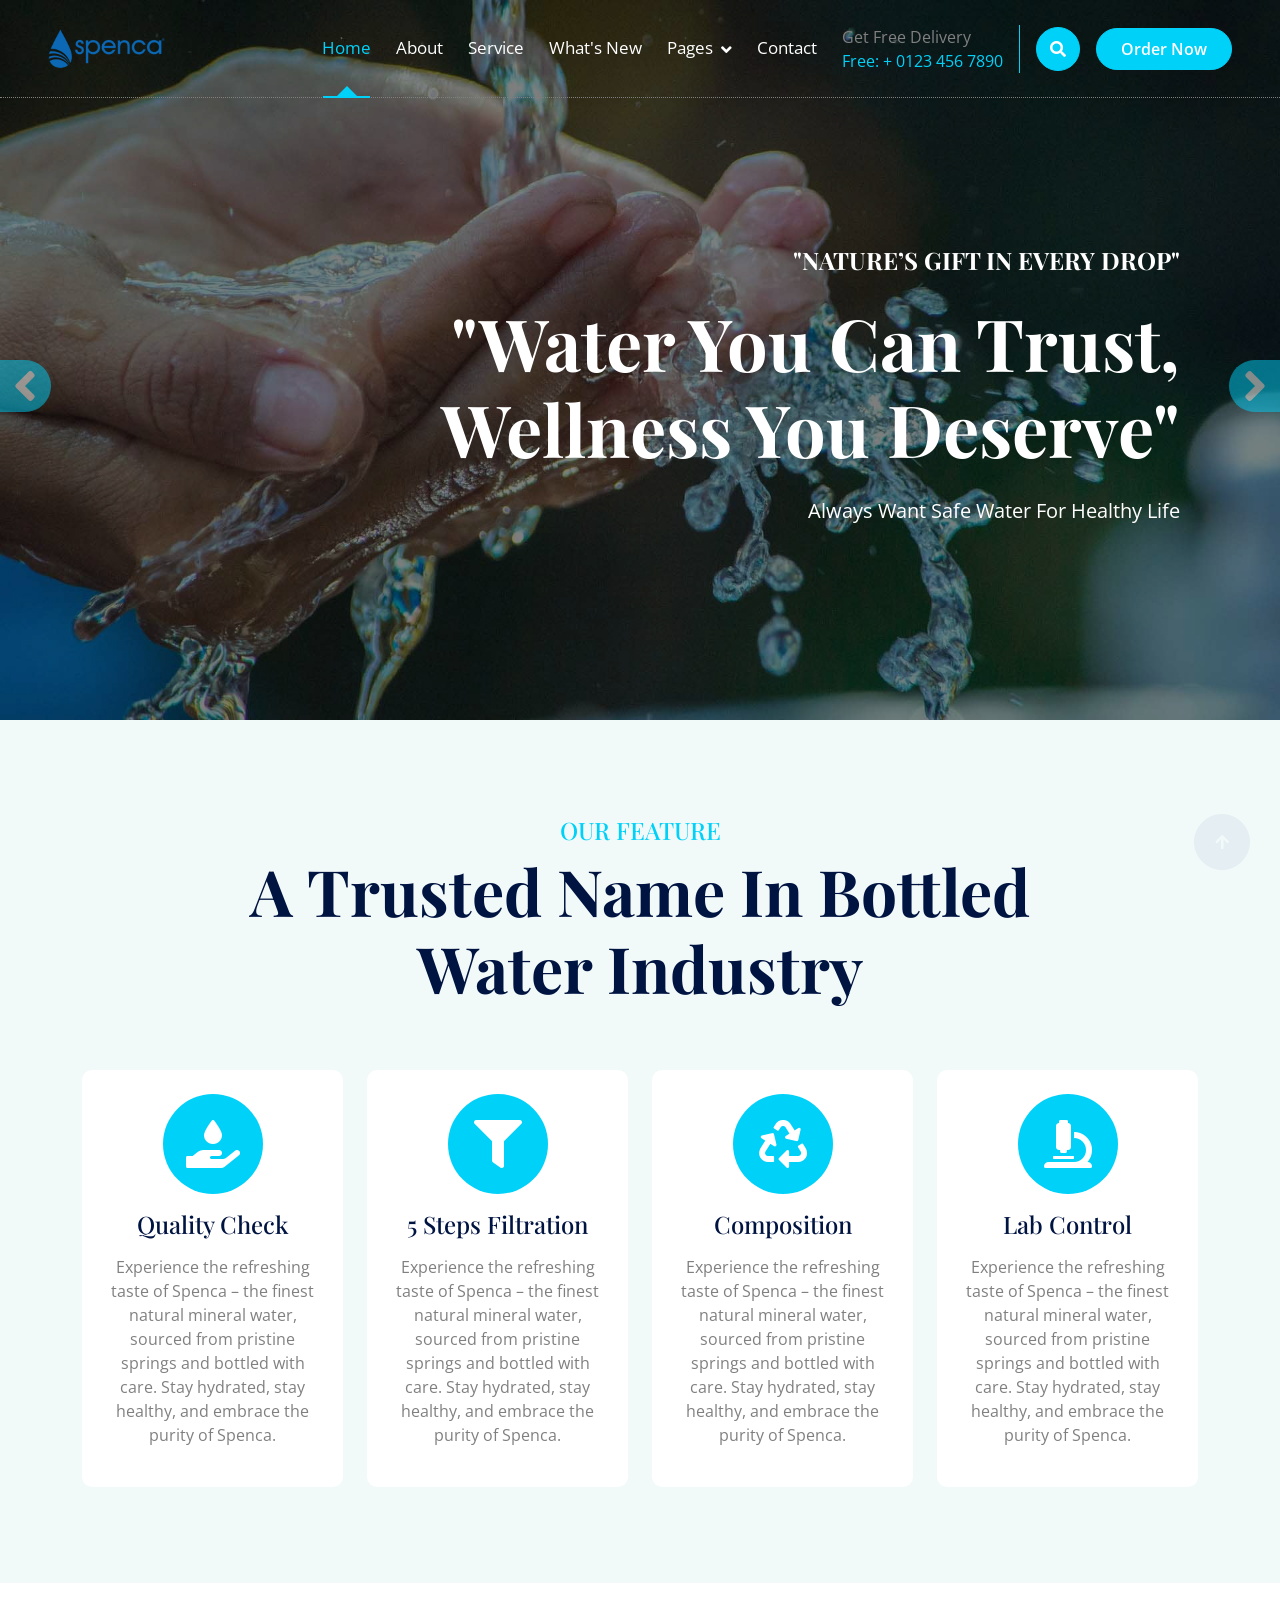
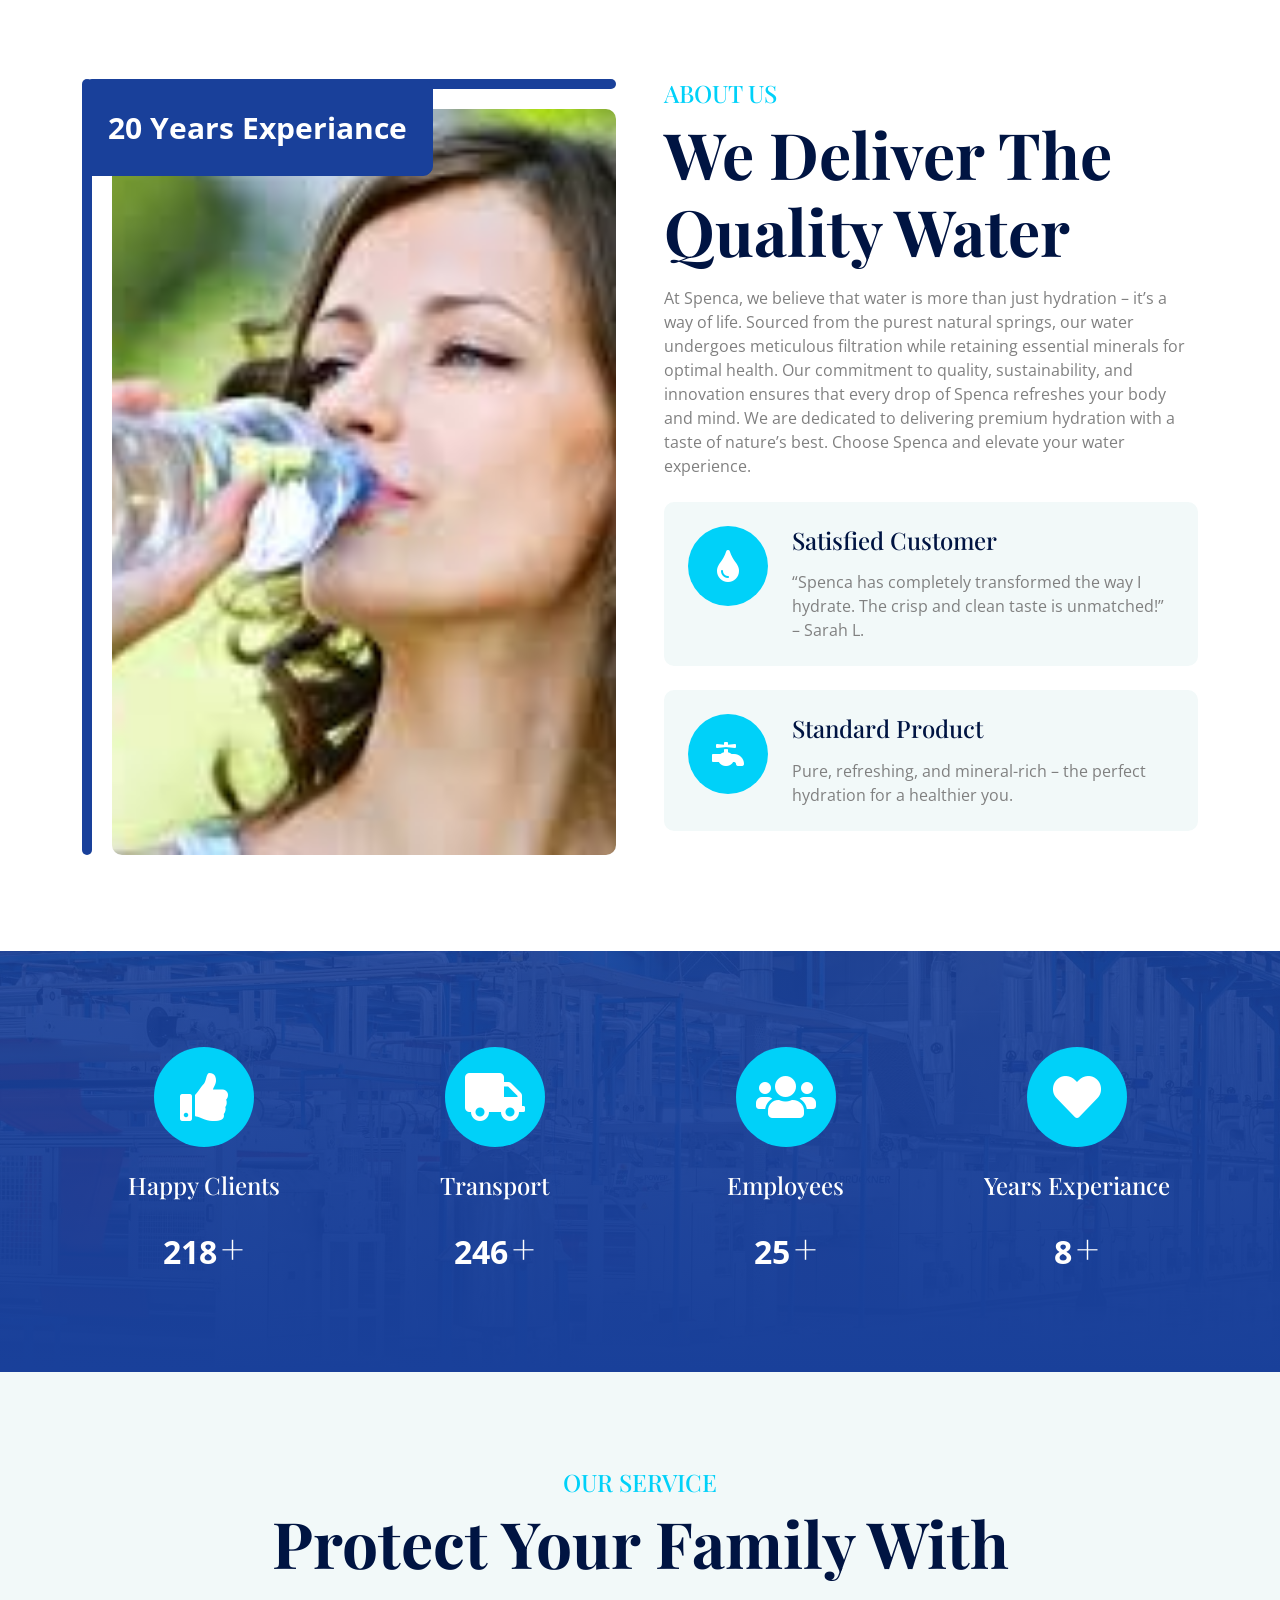
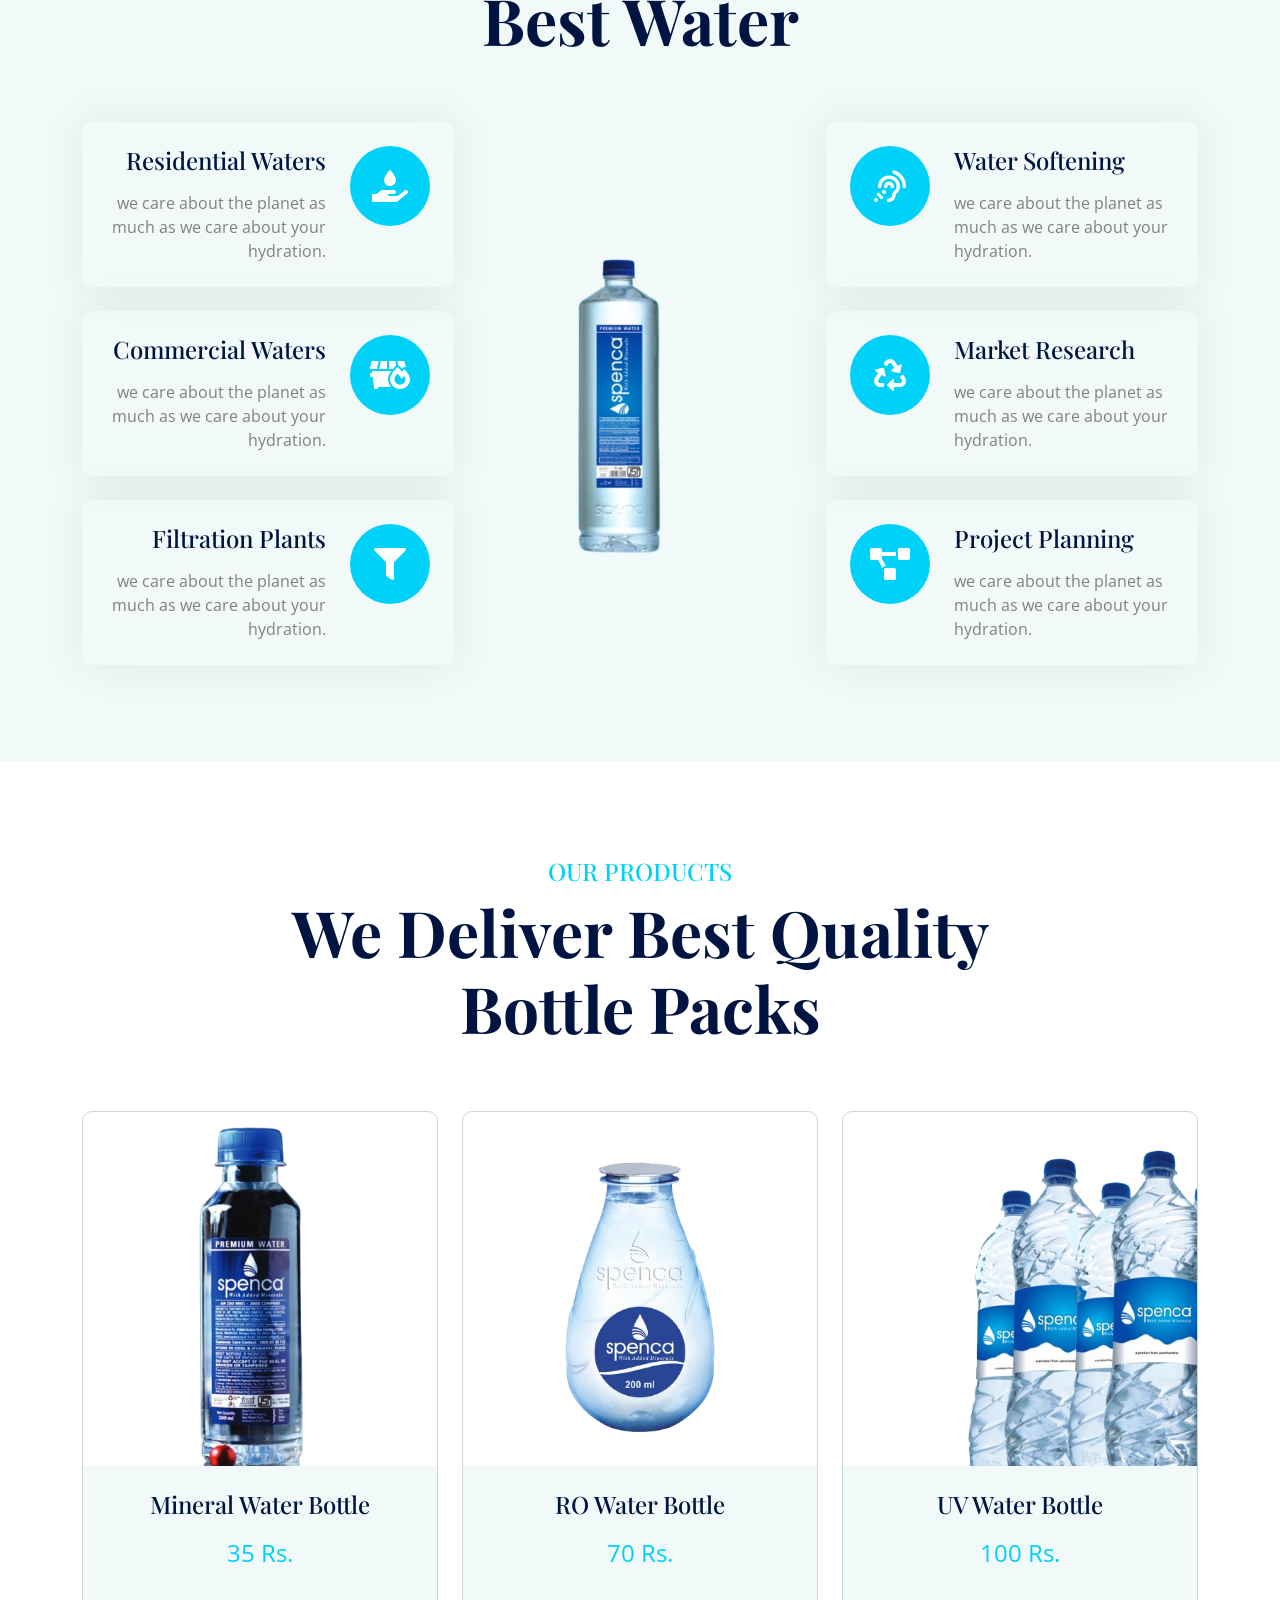
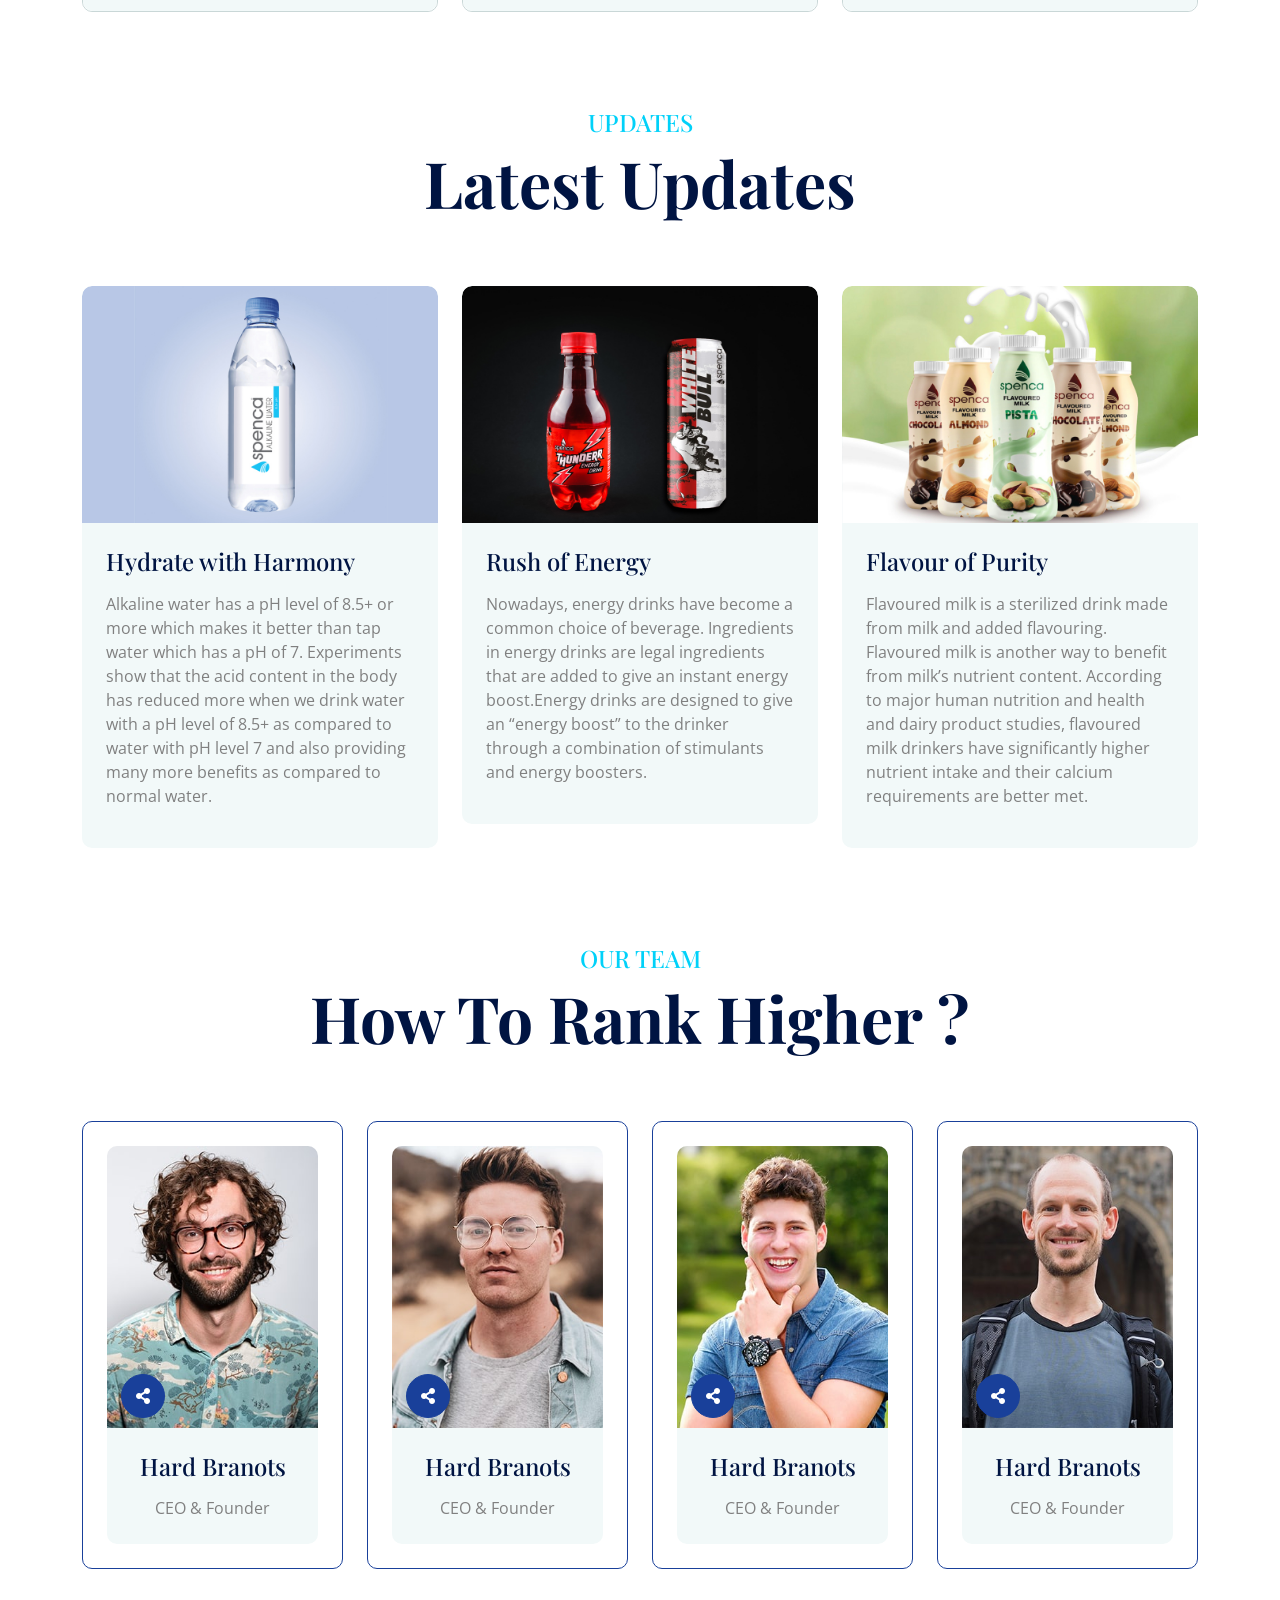
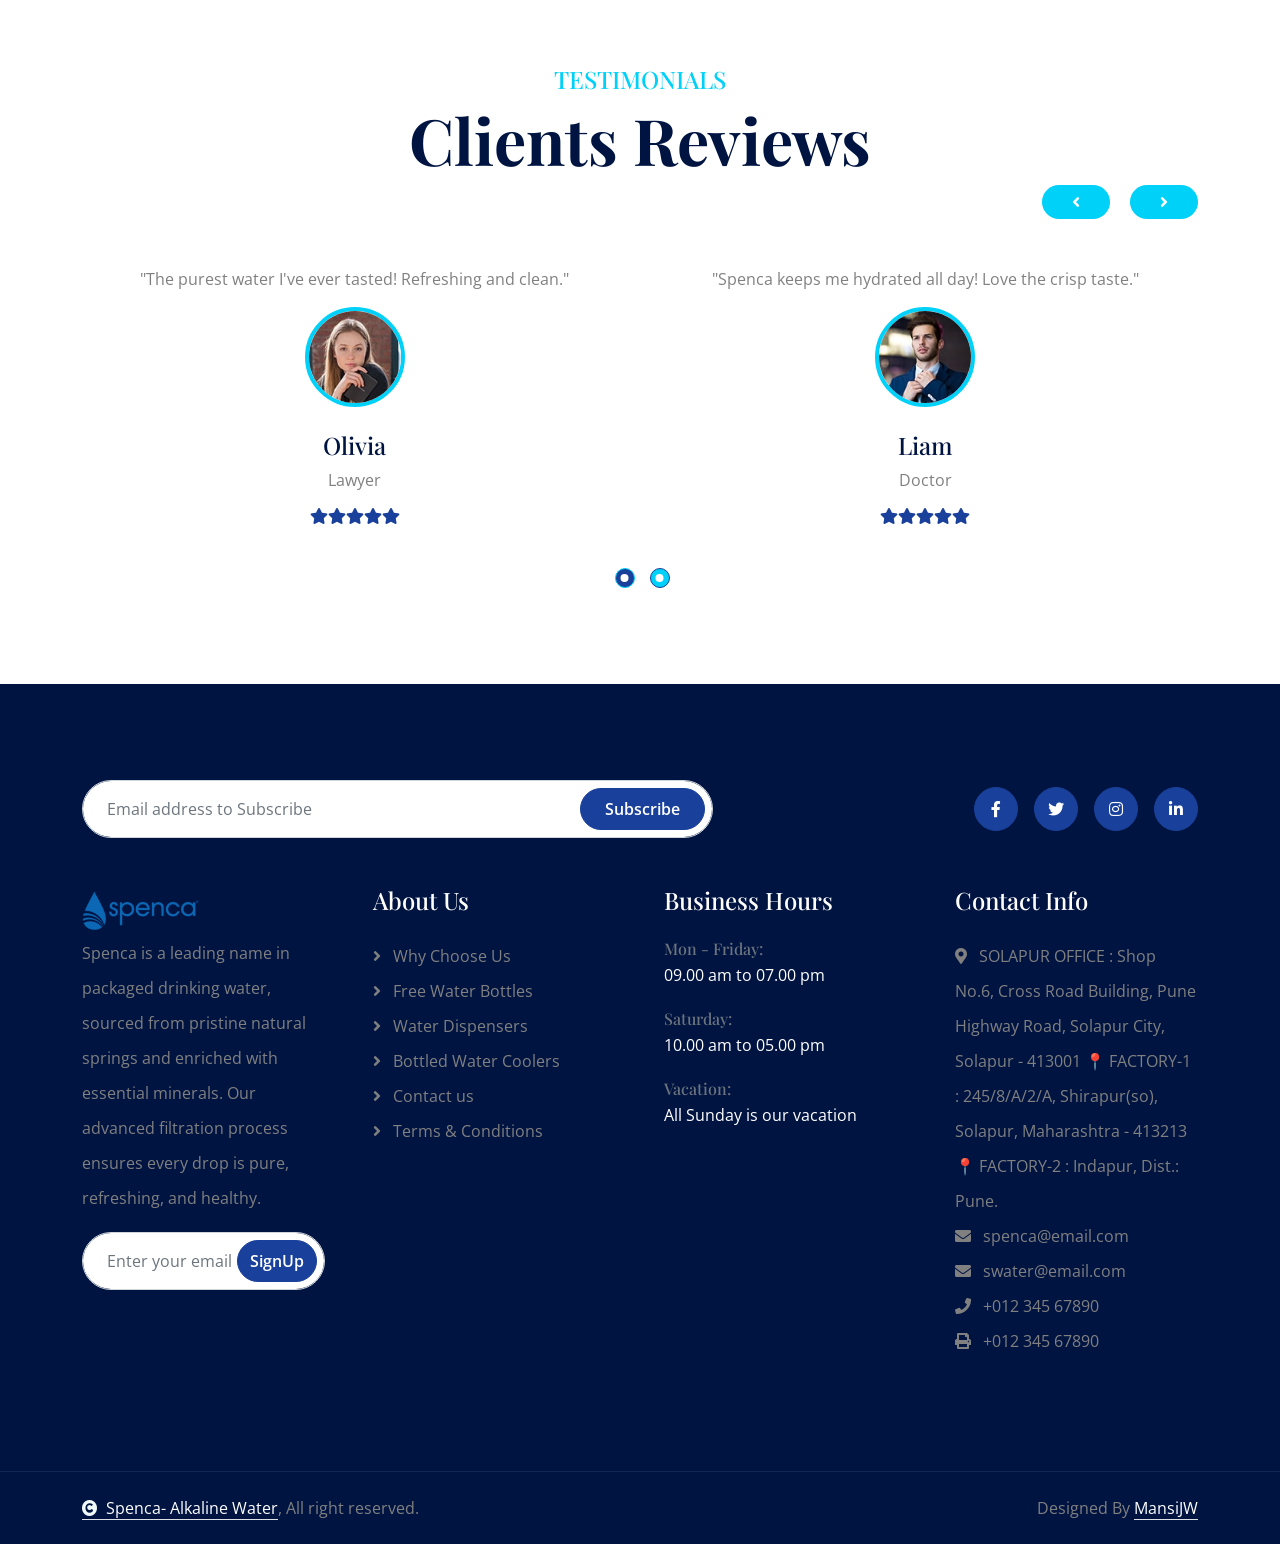
<file: index.html>
<!DOCTYPE html>
<html lang="en">

    <head>
        <meta charset="utf-8">
        <title>Spenca - Drinking Water</title>
        <meta content="width=device-width, initial-scale=1.0" name="viewport">
        <meta content="" name="keywords">
        <meta content="" name="description">

        <!-- Google Web Fonts -->
        <link rel="preconnect" href="https://fonts.googleapis.com">
        <link rel="preconnect" href="https://fonts.gstatic.com" crossorigin>
        <link href="https://fonts.googleapis.com/css2?family=Open+Sans:ital,wdth,wght@0,75..100,300..800;1,75..100,300..800&family=Playfair+Display:ital,wght@0,400..900;1,400..900&display=swap" rel="stylesheet"> 

        <!-- Icon Font Stylesheet -->
        <link rel="stylesheet" href="https://use.fontawesome.com/releases/v5.15.4/css/all.css"/>
        <link href="https://cdn.jsdelivr.net/npm/bootstrap-icons@1.4.1/font/bootstrap-icons.css" rel="stylesheet">

        <!-- Libraries Stylesheet -->
        <link href="lib/animate/animate.min.css" rel="stylesheet">
        <link href="lib/owlcarousel/assets/owl.carousel.min.css" rel="stylesheet">


        <!-- Customized Bootstrap Stylesheet -->
        <link href="css/bootstrap.min.css" rel="stylesheet">

        <!-- Template Stylesheet -->
        <link href="css/style.css" rel="stylesheet">
    </head>

    <body>

        <!-- Spinner Start -->
        <div id="spinner" class="show bg-white position-fixed translate-middle w-100 vh-100 top-50 start-50 d-flex align-items-center justify-content-center">
            <div class="spinner-border text-primary" style="width: 3rem; height: 3rem;" role="status">
                <span class="sr-only">Loading...</span>
            </div>
        </div>
        <!-- Spinner End -->

        <!-- Navbar & Hero Start -->
        <div class="container-fluid position-relative p-0">
            <nav class="navbar navbar-expand-lg navbar-light px-4 px-lg-5 py-3 py-lg-0">
                <a href="index.html" class="navbar-brand p-0">
                    <img src="img/spenca-logo.png" alt="Spenca Logo" style="height: 50px;"> 
                </a>
                <button class="navbar-toggler" type="button" data-bs-toggle="collapse" data-bs-target="#navbarCollapse">
                    <span class="fa fa-bars"></span>
                </button>
                <div class="collapse navbar-collapse" id="navbarCollapse">
                    <div class="navbar-nav ms-auto py-0">
                        <a href="index.html" class="nav-item nav-link active">Home</a>
                        <a href="about.html" class="nav-item nav-link">About</a>
                        <a href="service.html" class="nav-item nav-link">Service</a>
                        <a href="blog.html" class="nav-item nav-link">What's New</a>
                        <div class="nav-item dropdown">
                            <a href="#" class="nav-link dropdown-toggle" data-bs-toggle="dropdown">Pages</a>
                            <div class="dropdown-menu m-0">
                                <a href="feature.html" class="dropdown-item">Our Feature</a>
                                <a href="product.html" class="dropdown-item">Our Product</a>
                                <a href="team.html" class="dropdown-item">Our Team</a>
                                <a href="testimonial.html" class="dropdown-item">Testimonial</a>
                            </div>
                        </div>
                        <a href="contact.html" class="nav-item nav-link">Contact</a>
                    </div>
                    <div class="d-none d-xl-flex me-3">
                        <div class="d-flex flex-column pe-3 border-end border-primary">
                            <span class="text-body">Get Free Delivery</span>
                            <a href="tel:+0987654321"><span class="text-primary">Free: + 0123 456 7890</span></a>
                        </div>
                    </div>
                    <button class="btn btn-primary btn-md-square d-flex flex-shrink-0 mb-3 mb-lg-0 rounded-circle me-3" data-bs-toggle="modal" data-bs-target="#searchModal"><i class="fas fa-search"></i></button>
                    <a href="" class="btn btn-primary rounded-pill d-inline-flex flex-shrink-0 py-2 px-4">Order Now</a>
                </div>
            </nav>
        </div>
        
            <!-- Carousel Start -->
            <div class="carousel-header">
                <div id="carouselId" class="carousel slide" data-bs-ride="carousel">
                    <ol class="carousel-indicators">
                        <li data-bs-target="#carouselId" data-bs-slide-to="0" class="active"></li>
                        <li data-bs-target="#carouselId" data-bs-slide-to="1"></li>
                        <li data-bs-target="#carouselId" data-bs-slide-to="2"></li>
                    </ol>
                    <div class="carousel-inner" role="listbox">
                        <div class="carousel-item active">
                            <img src="img/carousel-1.jpg" class="img-fluid w-100" alt="Image">
                            <div class="carousel-caption-1">
                                <div class="carousel-caption-1-content" style="max-width: 900px;">
                                    <h4 class="text-white text-uppercase fw-bold mb-4 fadeInLeft animated" data-animation="fadeInLeft" data-delay="1s" style="animation-delay: 1s;" style="letter-spacing: 3px;">"Nature’s Gift in Every Drop"</h4>
                                    <h1 class="display-2 text-capitalize text-white mb-4 fadeInLeft animated" data-animation="fadeInLeft" data-delay="1.3s" style="animation-delay: 1.3s;">"Water You Can Trust, Wellness You Deserve"</h1>
                                    <p class="mb-5 fs-5 text-white fadeInLeft animated" data-animation="fadeInLeft" data-delay="1.5s" style="animation-delay: 1.5s;">Always Want Safe Water For Healthy Life 
                                    </p>
                                </div>
                            </div>
                        </div>
                        <div class="carousel-item">
                            <img src="img/carousel-2.jpg" class="img-fluid w-100" alt="Image">
                            <div class="carousel-caption-2">
                                <div class="carousel-caption-2-content" style="max-width: 900px;">
                                    <h4 class="text-white text-uppercase fw-bold mb-4 fadeInRight animated" data-animation="fadeInRight" data-delay="1s" style="animation-delay: 1s;" style="letter-spacing: 3px;">"Nature’s Gift in Every Drop"</h4>
                                    <h1 class="display-2 text-capitalize text-white mb-4 fadeInRight animated" data-animation="fadeInRight" data-delay="1.3s" style="animation-delay: 1.3s;">"Water You Can Trust, Wellness You Deserve"</h1>
                                    <p class="mb-5 fs-5 text-white fadeInRight animated" data-animation="fadeInRight" data-delay="1.5s" style="animation-delay: 1.5s;">Always Want Safe Water For Healthy Life 
                                    </p>
                                </div>
                            </div>
                        </div>
                    </div>
                    <button class="carousel-control-prev" type="button" data-bs-target="#carouselId" data-bs-slide="prev">
                        <span class="carousel-control-prev-icon btn btn-primary fadeInLeft animated" aria-hidden="true" data-animation="fadeInLeft" data-delay="1.1s" style="animation-delay: 1.3s;"> <i class="fa fa-angle-left fa-3x"></i></span>
                        <span class="visually-hidden">Previous</span>
                    </button>
                    <button class="carousel-control-next" type="button" data-bs-target="#carouselId" data-bs-slide="next">
                        <span class="carousel-control-next-icon btn btn-primary fadeInRight animated" aria-hidden="true" data-animation="fadeInLeft" data-delay="1.1s" style="animation-delay: 1.3s;"><i class="fa fa-angle-right fa-3x"></i></span>
                        <span class="visually-hidden">Next</span>
                    </button>
                </div>
            </div>
            <!-- Carousel End -->
        </div>
        <!-- Navbar & Hero End -->

        <!-- Modal Search Start -->
        <div class="modal fade" id="searchModal" tabindex="-1" aria-labelledby="exampleModalLabel" aria-hidden="true">
            <div class="modal-dialog modal-fullscreen">
                <div class="modal-content rounded-0">
                    <div class="modal-header">
                        <h4 class="modal-title mb-0" id="exampleModalLabel">Search by keyword</h4>
                        <button type="button" class="btn-close" data-bs-dismiss="modal" aria-label="Close"></button>
                    </div>
                    <div class="modal-body d-flex align-items-center">
                        <div class="input-group w-75 mx-auto d-flex">
                            <input type="search" class="form-control p-3" placeholder="keywords" aria-describedby="search-icon-1">
                            <span id="search-icon-1" class="input-group-text btn border p-3"><i class="fa fa-search text-white"></i></span>
                        </div>
                    </div>
                </div>
            </div>
        </div>
        <!-- Modal Search End -->

        <!-- feature Start -->
        <div class="container-fluid feature bg-light py-5">
            <div class="container py-5">
                <div class="text-center mx-auto pb-5 wow fadeInUp" data-wow-delay="0.2s" style="max-width: 800px;">
                    <h4 class="text-uppercase text-primary">Our Feature</h4>
                    <h1 class="display-3 text-capitalize mb-3">A Trusted Name In Bottled Water Industry</h1>
                </div>
                <div class="row g-4">
                    <div class=" col-md-6 col-lg-6 col-xl-3 wow fadeInUp" data-wow-delay="0.2s">
                        <div class="feature-item p-4">
                            <div class="feature-icon mb-3"><i class="fas fa-hand-holding-water text-white fa-3x"></i></div>
                            <a href="#" class="h4 mb-3">Quality Check</a>
                            <p class="mb-3">Experience the refreshing taste of Spenca – the finest natural mineral water, sourced from pristine springs and bottled with care. Stay hydrated, stay healthy, and embrace the purity of Spenca.</p>
                        </div>
                    </div>
                    <div class="col-md-6 col-lg-6 col-xl-3 wow fadeInUp" data-wow-delay="0.4s">
                        <div class="feature-item p-4">
                            <div class="feature-icon mb-3"><i class="fas fa-filter text-white fa-3x"></i></div>
                            <a href="#" class="h4 mb-3">5 Steps Filtration</a>
                            <p class="mb-3">Experience the refreshing taste of Spenca – the finest natural mineral water, sourced from pristine springs and bottled with care. Stay hydrated, stay healthy, and embrace the purity of Spenca.</p>
                        </div>
                    </div>
                    <div class="col-md-6 col-lg-6 col-xl-3 wow fadeInUp" data-wow-delay="0.6s">
                        <div class="feature-item p-4">
                            <div class="feature-icon mb-3"><i class="fas fa-recycle text-white fa-3x"></i></div>
                            <a href="#" class="h4 mb-3">Composition</a>
                            <p class="mb-3">Experience the refreshing taste of Spenca – the finest natural mineral water, sourced from pristine springs and bottled with care. Stay hydrated, stay healthy, and embrace the purity of Spenca.</p>
                        </div>
                    </div>
                    <div class="col-md-6 col-lg-6 col-xl-3 wow fadeInUp" data-wow-delay="0.8s">
                        <div class="feature-item p-4">
                            <div class="feature-icon mb-3"><i class="fas fa-microscope text-white fa-3x"></i></div>
                            <a href="#" class="h4 mb-3">Lab Control</a>
                            <p class="mb-3">Experience the refreshing taste of Spenca – the finest natural mineral water, sourced from pristine springs and bottled with care. Stay hydrated, stay healthy, and embrace the purity of Spenca.</p>
                        </div>
                    </div>
                </div>
            </div>
        </div>
        <!-- feature End -->


        <!-- About Start -->
        <div class="container-fluid about overflow-hidden py-5">
            <div class="container py-5">
                <div class="row g-5">
                    <div class="col-xl-6 wow fadeInLeft" data-wow-delay="0.2s">
                        <div class="about-img rounded h-100">
                            <img src="img/a.jpg" class="img-fluid rounded h-100 w-100" style="object-fit: cover;" alt="">
                            <div class="about-exp"><span>20 Years Experiance</span></div>
                        </div>
                    </div>
                    <div class="col-xl-6 wow fadeInRight" data-wow-delay="0.2s">
                        <div class="about-item">
                            <h4 class="text-primary text-uppercase">About Us</h4>
                            <h1 class="display-3 mb-3">We Deliver The Quality Water</h1>
                            <p class="mb-4">At Spenca, we believe that water is more than just hydration – it’s a way of life. Sourced from the purest natural springs, our water undergoes meticulous filtration while retaining essential minerals for optimal health. Our commitment to quality, sustainability, and innovation ensures that every drop of Spenca refreshes your body and mind.

                                We are dedicated to delivering premium hydration with a taste of nature’s best. Choose Spenca and elevate your water experience.
                            </p>
                            <div class="bg-light rounded p-4 mb-4">
                                <div class="row">
                                    <div class="col-12">
                                        <div class="d-flex">
                                            <div class="pe-4">
                                                <div class="rounded-circle bg-primary d-flex align-items-center justify-content-center" style="width: 80px; height: 80px;"><i class="fas fa-tint text-white fa-2x"></i></div>
                                            </div>
                                            <div class="">
                                                <a href="#" class="h4 d-inline-block mb-3">Satisfied Customer</a>
                                                <p class="mb-0">“Spenca has completely transformed the way I hydrate. The crisp and clean taste is unmatched!” – Sarah L.</p>
                                            </div>
                                        </div>
                                    </div>
                                </div>
                            </div>
                            <div class="bg-light rounded p-4 mb-4">
                                <div class="row">
                                    <div class="col-12">
                                        <div class="d-flex">
                                            <div class="pe-4">
                                                <div class="rounded-circle bg-primary d-flex align-items-center justify-content-center" style="width: 80px; height: 80px;"><i class="fas fa-faucet text-white fa-2x"></i></div>
                                            </div>
                                            <div class="">
                                                <a href="#" class="h4 d-inline-block mb-3">Standard Product</a>
                                                <p class="mb-0">Pure, refreshing, and mineral-rich – the perfect hydration for a healthier you.</p>
                                            </div>
                                        </div>
                                    </div>
                                </div>
                            </div>
                        </div>
                    </div>
                </div>
            </div>
        </div>
        <!-- About End -->


        <!-- Fact Counter -->
        <div class="container-fluid counter py-5">
            <div class="container py-5">
                <div class="row g-5">
                    <div class="col-md-6 col-lg-6 col-xl-3 wow fadeInUp" data-wow-delay="0.2s">
                        <div class="counter-item">
                            <div class="counter-item-icon mx-auto">
                                <i class="fas fa-thumbs-up fa-3x text-white"></i>
                            </div>
                            <h4 class="text-white my-4">Happy Clients</h4>
                            <div class="counter-counting">
                                <span class="text-white fs-2 fw-bold" data-toggle="counter-up">456</span>
                                <span class="h1 fw-bold text-white">+</span>
                            </div>
                        </div>
                    </div>
                    <div class="col-md-6 col-lg-6 col-xl-3 wow fadeInUp" data-wow-delay="0.4s">
                        <div class="counter-item">
                            <div class="counter-item-icon mx-auto">
                                <i class="fas fa-truck fa-3x text-white"></i>
                            </div>
                            <h4 class="text-white my-4">Transport</h4>
                            <div class="counter-counting">
                                <span class="text-white fs-2 fw-bold" data-toggle="counter-up">513</span>
                                <span class="h1 fw-bold text-white">+</span>
                            </div>
                        </div>
                    </div>
                    <div class="col-md-6 col-lg-6 col-xl-3 wow fadeInUp" data-wow-delay="0.6s">
                        <div class="counter-item">
                            <div class="counter-item-icon mx-auto">
                                <i class="fas fa-users fa-3x text-white"></i>
                            </div>
                            <h4 class="text-white my-4">Employees</h4>
                            <div class="counter-counting">
                                <span class="text-white fs-2 fw-bold" data-toggle="counter-up">53</span>
                                <span class="h1 fw-bold text-white">+</span>
                            </div>
                        </div>
                    </div>
                    <div class="col-md-6 col-lg-6 col-xl-3 wow fadeInUp" data-wow-delay="0.8s">
                        <div class="counter-item">
                            <div class="counter-item-icon mx-auto">
                                <i class="fas fa-heart fa-3x text-white"></i>
                            </div>
                            <h4 class="text-white my-4">Years Experiance</h4>
                            <div class="counter-counting">
                                <span class="text-white fs-2 fw-bold" data-toggle="counter-up">17</span>
                                <span class="h1 fw-bold text-white">+</span>
                            </div>
                        </div>
                    </div>
                </div>
            </div>
        </div>
        <!-- Fact Counter -->

        <!-- Service Start -->
        <div class="container-fluid service bg-light overflow-hidden py-5">
            <div class="container py-5">
                <div class="text-center mx-auto pb-5 wow fadeInUp" data-wow-delay="0.2s" style="max-width: 800px;">
                    <h4 class="text-uppercase text-primary">Our Service</h4>
                    <h1 class="display-3 text-capitalize mb-3">Protect Your Family with Best Water</h1>
                </div>
                <div class="row gx-0 gy-4 align-items-center">
                    <div class="col-lg-6 col-xl-4 wow fadeInLeft" data-wow-delay="0.2s">
                        <div class="service-item rounded p-4 mb-4">
                            <div class="row">
                                <div class="col-12">
                                    <div class="d-flex">
                                        <div class="service-content text-end">
                                            <a href="#" class="h4 d-inline-block mb-3">Residential Waters</a>
                                            <p class="mb-0"> we care about the planet as much as we care about your hydration.</p>
                                        </div>
                                        <div class="ps-4">
                                            <div class="service-btn"><i class="fas fa-hand-holding-water text-white fa-2x"></i></div>
                                        </div>
                                    </div>
                                </div>
                            </div>
                        </div>
                        <div class="service-item rounded p-4 mb-4">
                            <div class="row">
                                <div class="col-12">
                                    <div class="d-flex">
                                        <div class="service-content text-end">
                                            <a href="#" class="h4 d-inline-block mb-3">Commercial Waters</a>
                                            <p class="mb-0"> we care about the planet as much as we care about your hydration.</p>
                                        </div>
                                        <div class="ps-4">
                                            <div class="service-btn"><i class="fas fa-dumpster-fire text-white fa-2x"></i></div>
                                        </div>
                                    </div>
                                </div>
                            </div>
                        </div>
                        <div class="service-item rounded p-4 mb-0">
                            <div class="row">
                                <div class="col-12">
                                    <div class="d-flex">
                                        <div class="service-content text-end">
                                            <a href="#" class="h4 d-inline-block mb-3">Filtration Plants</a>
                                            <p class="mb-0"> we care about the planet as much as we care about your hydration.</p>
                                        </div>
                                        <div class="ps-4">
                                            <div class="service-btn"><i class="fas fa-filter text-white fa-2x"></i></div>
                                        </div>
                                    </div>
                                </div>
                            </div>
                        </div>
                    </div>
                    <div class="col-lg-6 col-xl-4 wow fadeInUp" data-wow-delay="0.3s">
                        <div class="bg-transparent">
                            <img src="img/water.png" class="img-fluid w-100" alt="">
                        </div>
                    </div>
                    <div class="col-lg-6 col-xl-4 wow fadeInRight" data-wow-delay="0.2s">
                        <div class="service-item rounded p-4 mb-4">
                            <div class="row">
                                <div class="col-12">
                                    <div class="d-flex">
                                        <div class="pe-4">
                                            <div class="service-btn"><i class="fas fa-assistive-listening-systems text-white fa-2x"></i></div>
                                        </div>
                                        <div class="service-content">
                                            <a href="#" class="h4 d-inline-block mb-3">Water Softening</a>
                                            <p class="mb-0"> we care about the planet as much as we care about your hydration.</p>
                                        </div>
                                    </div>
                                </div>
                            </div>
                        </div>
                        <div class="service-item rounded p-4 mb-4">
                            <div class="row">
                                <div class="col-12">
                                    <div class="d-flex">
                                        <div class="pe-4">
                                            <div class="service-btn"><i class="fas fa-recycle text-white fa-2x"></i></div>
                                        </div>
                                        <div class="service-content">
                                            <a href="#" class="h4 d-inline-block mb-3">Market Research</a>
                                            <p class="mb-0"> we care about the planet as much as we care about your hydration.</p>
                                        </div>
                                    </div>
                                </div>
                            </div>
                        </div>
                        <div class="service-item rounded p-4 mb-0">
                            <div class="row">
                                <div class="col-12">
                                    <div class="d-flex">
                                        <div class="pe-4">
                                            <div class="service-btn"><i class="fas fa-project-diagram text-white fa-2x"></i></div>
                                        </div>
                                        <div class="service-content">
                                            <a href="#" class="h4 d-inline-block mb-3">Project Planning</a>
                                            <p class="mb-0"> we care about the planet as much as we care about your hydration.</p>
                                        </div>
                                    </div>
                                </div>
                            </div>
                        </div>
                    </div>
                </div>
            </div>
        </div>
        <!-- Service End -->


        <!-- Products Start -->
        <div class="container-fluid product py-5">
            <div class="container py-5">
                <div class="text-center mx-auto pb-5 wow fadeInUp" data-wow-delay="0.2s" style="max-width: 800px;">
                    <h4 class="text-uppercase text-primary">Our Products</h4>
                    <h1 class="display-3 text-capitalize mb-3">We Deliver Best Quality Bottle Packs</h1>
                </div>
                <div class="row g-4 justify-content-center">
                    <div class="col-lg-6 col-xl-4 wow fadeInUp" data-wow-delay="0.2s">
                        <div class="product-item">
                            <img src="img/p1.png" class="img-fluid w-100 rounded-top"  alt="Image">
                            <div class="product-content bg-light text-center rounded-bottom p-4">
                                <a href="#" class="h4 d-inline-block mb-3">Mineral Water Bottle</a>
                                <p class="fs-4 text-primary mb-3">35 Rs.</p>
                            </div>
                        </div>
                    </div>
                    <div class="col-lg-6 col-xl-4 wow fadeInUp" data-wow-delay="0.4s">
                        <div class="product-item">
                            <img src="img/p2.png" class="img-fluid w-100 rounded-top"  alt="Image">
                            <div class="product-content bg-light text-center rounded-bottom p-4">
                                <a href="#" class="h4 d-inline-block mb-3">RO Water Bottle</a>
                                <p class="fs-4 text-primary mb-3">70 Rs.</p>
                            </div>
                        </div>
                    </div>
                    <div class="col-lg-6 col-xl-4 wow fadeInUp" data-wow-delay="0.6s">
                        <div class="product-item">
                            <img src="img/p3.png" class="img-fluid w-100 rounded-top"  alt="Image">
                            <div class="product-content bg-light text-center rounded-bottom p-4">
                                <a href="#" class="h4 d-inline-block mb-3">UV Water Bottle</a>
                                <p class="fs-4 text-primary mb-3">100 Rs.</p>
                            </div>
                        </div>
                    </div>
                </div>
            </div>
        </div>
        <!-- Products End -->


        <!-- Updates Start -->
        <div class="container-fluid blog pb-5">
            <div class="container pb-5">
                <div class="text-center mx-auto pb-5 wow fadeInUp" data-wow-delay="0.2s" style="max-width: 800px;">
                    <h4 class="text-uppercase text-primary">Updates</h4>
                    <h1 class="display-3 text-capitalize mb-3">Latest Updates</h1>
                </div>
                <div class="row g-4 justify-content-center">
                    <div class="col-lg-6 col-xl-4 wow fadeInUp" data-wow-delay="0.2s">
                        <div class="blog-item">
                            <div class="blog-img">
                                <img src="img/u1.jpg" class="img-fluid rounded-top w-100" alt="">
                            </div>
                            <div class="blog-content rounded-bottom p-4">
                                <a href="#" class="h4 d-inline-block mb-3">Hydrate with Harmony</a>
                                <p>Alkaline water has a pH level of 8.5+ or more which makes it better than tap water which has a pH of 7. Experiments show that the acid content in the body has reduced more when we drink water with a pH level of 8.5+ as compared to water with pH level 7 and also providing many more benefits as compared to normal water.</p>
                            </div>
                        </div>
                    </div>
                    <div class="col-lg-6 col-xl-4 wow fadeInUp" data-wow-delay="0.4s">
                        <div class="blog-item">
                            <div class="blog-img">
                                <img src="img/u2.jpg" class="img-fluid rounded-top w-100" alt="">
                            </div>
                            <div class="blog-content rounded-bottom p-4">
                                <a href="#" class="h4 d-inline-block mb-3">Rush of Energy</a>
                                <p>Nowadays, energy drinks have become a common choice of beverage. Ingredients in energy drinks are legal ingredients that are added to give an instant energy boost.Energy drinks are designed to give an “energy boost” to the drinker through a combination of stimulants and energy boosters.</p>
                            </div>
                        </div>
                    </div>
                    <div class="col-lg-6 col-xl-4 wow fadeInUp" data-wow-delay="0.6s">
                        <div class="blog-item">
                            <div class="blog-img">
                                <img src="img/u3.jpg" class="img-fluid rounded-top w-100" alt="">
                            </div>
                            <div class="blog-content rounded-bottom p-4">
                                <a href="#" class="h4 d-inline-block mb-3">Flavour of Purity</a>
                                <p>Flavoured milk is a sterilized drink made from milk and added flavouring. Flavoured milk is another way to benefit from milk’s nutrient content. According to major human nutrition and health and dairy product studies, flavoured milk drinkers have significantly higher nutrient intake and their calcium requirements are better met.</p>
                            </div>
                        </div>
                    </div>
                </div>
            </div>
        </div>
        <!-- Updates End -->


        <!-- Team Start -->
        <div class="container-fluid team pb-5">
            <div class="container pb-5">
                <div class="text-center mx-auto pb-5 wow fadeInUp" data-wow-delay="0.2s" style="max-width: 800px;">
                    <h4 class="text-uppercase text-primary">Our Team</h4>
                    <h1 class="display-3 text-capitalize mb-3">How to Rank Higher ?</h1>
                </div>
                <div class="row g-4">
                    <div class="col-md-6 col-lg-6 col-xl-3 wow fadeInUp" data-wow-delay="0.2s">
                        <div class="team-item p-4">
                            <div class="team-inner rounded">
                                <div class="team-img">
                                    <img src="img/team-1.jpg" class="img-fluid rounded-top w-100" alt="Image">
                                    <div class="team-share">
                                        <a class="btn btn-secondary btn-md-square rounded-pill text-white mx-1" href=""><i class="fas fa-share-alt"></i></a>
                                    </div>
                                    <div class="team-icon rounded-pill py-2 px-2">
                                        <a class="btn btn-secondary btn-sm-square rounded-pill mx-1" href=""><i class="fab fa-facebook-f"></i></a>
                                        <a class="btn btn-secondary btn-sm-square rounded-pill me-1" href=""><i class="fab fa-twitter"></i></a>
                                        <a class="btn btn-secondary btn-sm-square rounded-pill me-1" href=""><i class="fab fa-linkedin-in"></i></a>
                                        <a class="btn btn-secondary btn-sm-square rounded-pill me-1" href=""><i class="fab fa-instagram"></i></a>
                                    </div>
                                </div>
                                <div class="bg-light rounded-bottom text-center py-4">
                                    <h4 class="mb-3">Hard Branots</h4>
                                    <p class="mb-0">CEO & Founder</p>
                                </div>
                            </div>
                        </div>
                    </div>
                    <div class="col-md-6 col-lg-6 col-xl-3 wow fadeInUp" data-wow-delay="0.4s">
                        <div class="team-item p-4">
                            <div class="team-inner rounded">
                                <div class="team-img">
                                    <img src="img/team-2.jpg" class="img-fluid rounded-top w-100" alt="Image">
                                    <div class="team-share">
                                        <a class="btn btn-secondary btn-md-square rounded-pill text-white mx-1" href=""><i class="fas fa-share-alt"></i></a>
                                    </div>
                                    <div class="team-icon rounded-pill py-2 px-2">
                                        <a class="btn btn-secondary btn-sm-square rounded-pill mx-1" href=""><i class="fab fa-facebook-f"></i></a>
                                        <a class="btn btn-secondary btn-sm-square rounded-pill me-1" href=""><i class="fab fa-twitter"></i></a>
                                        <a class="btn btn-secondary btn-sm-square rounded-pill me-1" href=""><i class="fab fa-linkedin-in"></i></a>
                                        <a class="btn btn-secondary btn-sm-square rounded-pill me-1" href=""><i class="fab fa-instagram"></i></a>
                                    </div>
                                </div>
                                <div class="bg-light rounded-bottom text-center py-4">
                                    <h4 class="mb-3">Hard Branots</h4>
                                    <p class="mb-0">CEO & Founder</p>
                                </div>
                            </div>
                        </div>
                    </div>
                    <div class="col-md-6 col-lg-6 col-xl-3 wow fadeInUp" data-wow-delay="0.6s">
                        <div class="team-item p-4">
                            <div class="team-inner rounded">
                                <div class="team-img">
                                    <img src="img/team-3.jpg" class="img-fluid rounded-top w-100" alt="Image">
                                    <div class="team-share">
                                        <a class="btn btn-secondary btn-md-square rounded-pill text-white mx-1" href=""><i class="fas fa-share-alt"></i></a>
                                    </div>
                                    <div class="team-icon rounded-pill py-2 px-2">
                                        <a class="btn btn-secondary btn-sm-square rounded-pill mx-1" href=""><i class="fab fa-facebook-f"></i></a>
                                        <a class="btn btn-secondary btn-sm-square rounded-pill me-1" href=""><i class="fab fa-twitter"></i></a>
                                        <a class="btn btn-secondary btn-sm-square rounded-pill me-1" href=""><i class="fab fa-linkedin-in"></i></a>
                                        <a class="btn btn-secondary btn-sm-square rounded-pill me-1" href=""><i class="fab fa-instagram"></i></a>
                                    </div>
                                </div>
                                <div class="bg-light rounded-bottom text-center py-4">
                                    <h4 class="mb-3">Hard Branots</h4>
                                    <p class="mb-0">CEO & Founder</p>
                                </div>
                            </div>
                        </div>
                    </div>
                    <div class="col-md-6 col-lg-6 col-xl-3 wow fadeInUp" data-wow-delay="0.8s">
                        <div class="team-item p-4">
                            <div class="team-inner rounded">
                                <div class="team-img">
                                    <img src="img/team-4.jpg" class="img-fluid rounded-top w-100" alt="Image">
                                    <div class="team-share">
                                        <a class="btn btn-secondary btn-md-square rounded-pill text-white mx-1" href=""><i class="fas fa-share-alt"></i></a>
                                    </div>
                                    <div class="team-icon rounded-pill py-2 px-2">
                                        <a class="btn btn-secondary btn-sm-square rounded-pill mx-1" href=""><i class="fab fa-facebook-f"></i></a>
                                        <a class="btn btn-secondary btn-sm-square rounded-pill me-1" href=""><i class="fab fa-twitter"></i></a>
                                        <a class="btn btn-secondary btn-sm-square rounded-pill me-1" href=""><i class="fab fa-linkedin-in"></i></a>
                                        <a class="btn btn-secondary btn-sm-square rounded-pill me-1" href=""><i class="fab fa-instagram"></i></a>
                                    </div>
                                </div>
                                <div class="bg-light rounded-bottom text-center py-4">
                                    <h4 class="mb-3">Hard Branots</h4>
                                    <p class="mb-0">CEO & Founder</p>
                                </div>
                            </div>
                        </div>
                    </div>
                </div>
            </div>
        </div>
        <!-- Team End -->

        <!-- Testimonial Start -->
        <div class="container-fluid testimonial pb-5">
            <div class="container pb-5">
                <div class="text-center mx-auto pb-5 wow fadeInUp" data-wow-delay="0.2s" style="max-width: 800px;">
                    <h4 class="text-uppercase text-primary">Testimonials</h4>
                    <h1 class="display-3 text-capitalize mb-3">Clients reviews</h1>
                </div>
                <div class="owl-carousel testimonial-carousel wow fadeInUp" data-wow-delay="0.3s">
                    <div class="testimonial-item text-center p-4">
                        <p> "The purest water I've ever tasted! Refreshing and clean."
                        </p>
                        <div class="d-flex justify-content-center mb-4">
                            <img src="img/testimonial-1.jpg" class="img-fluid border border-4 border-primary" style="width: 100px; height: 100px; border-radius: 50px;" alt="">
                        </div>
                        <div class="d-block">
                            <h4 class="text-dark">Olivia</h4>
                            <p class="m-0 pb-3">Lawyer</p>
                            <div class="d-flex justify-content-center text-secondary">
                                <i class="fas fa-star"></i>
                                <i class="fas fa-star"></i>
                                <i class="fas fa-star"></i>
                                <i class="fas fa-star"></i>
                                <i class="fas fa-star"></i>
                            </div>
                        </div>
                    </div>
                    <div class="testimonial-item text-center p-4">
                        <p>"Spenca keeps me hydrated all day! Love the crisp taste."
                        </p>
                        <div class="d-flex justify-content-center mb-4">
                            <img src="img/testimonial-2.jpg" class="img-fluid border border-4 border-primary" style="width: 100px; height: 100px; border-radius: 50px;" alt="">
                        </div>
                        <div class="d-block">
                            <h4 class="text-dark">Liam</h4>
                            <p class="m-0 pb-3">Doctor</p>
                            <div class="d-flex justify-content-center text-secondary">
                                <i class="fas fa-star"></i>
                                <i class="fas fa-star"></i>
                                <i class="fas fa-star"></i>
                                <i class="fas fa-star"></i>
                                <i class="fas fa-star"></i>
                            </div>
                        </div>
                    </div>
                    <div class="testimonial-item text-center p-4">
                        <p> "Reliable and eco-friendly! My go-to bottled water brand."
                        </p>
                        <div class="d-flex justify-content-center mb-4">
                            <img src="img/testimonial-3.jpg" class="img-fluid border border-4 border-primary" style="width: 100px; height: 100px; border-radius: 50px;" alt="">
                        </div>
                        <div class="d-block">
                            <h4 class="text-dark">Emma</h4>
                            <p class="m-0 pb-3">Engineer</p>
                            <div class="d-flex justify-content-center text-secondary">
                                <i class="fas fa-star"></i>
                                <i class="fas fa-star"></i>
                                <i class="fas fa-star"></i>
                                <i class="fas fa-star"></i>
                                <i class="fas fa-star"></i>
                            </div>
                        </div>
                    </div>
                    <div class="testimonial-item text-center p-4">
                        <p>"Perfect for my workouts and daily hydration!"
                        </p>
                        <div class="d-flex justify-content-center mb-4">
                            <img src="img/testimonial-4.jpg" class="img-fluid border border-4 border-primary" style="width: 100px; height: 100px; border-radius: 50px;" alt="">
                        </div>
                        <div class="d-block">
                            <h4 class="text-dark">Elijah</h4>
                            <p class="m-0 pb-3">Architect</p>
                            <div class="d-flex justify-content-center text-secondary">
                                <i class="fas fa-star"></i>
                                <i class="fas fa-star"></i>
                                <i class="fas fa-star"></i>
                                <i class="fas fa-star"></i>
                                <i class="fas fa-star"></i>
                            </div>
                        </div>
                    </div>
                </div>
            </div>
        </div>
        <!-- Testimonial End -->

        <!-- Footer Start -->
        <div class="container-fluid footer py-5 wow fadeIn" data-wow-delay="0.2s">
            <div class="container py-5">
                <div class="row g-5 mb-5 align-items-center">
                    <div class="col-lg-7">
                        <div class="position-relative mx-auto">
                            <input class="form-control rounded-pill w-100 py-3 ps-4 pe-5" type="text" placeholder="Email address to Subscribe">
                            <button type="button" class="btn btn-secondary rounded-pill position-absolute top-0 end-0 py-2 px-4 mt-2 me-2">Subscribe</button>
                        </div>
                    </div>
                    <div class="col-lg-5">
                        <div class="d-flex align-items-center justify-content-center justify-content-lg-end">
                            <a class="btn btn-secondary btn-md-square rounded-circle me-3" href=""><i class="fab fa-facebook-f"></i></a>
                            <a class="btn btn-secondary btn-md-square rounded-circle me-3" href=""><i class="fab fa-twitter"></i></a>
                            <a class="btn btn-secondary btn-md-square rounded-circle me-3" href=""><i class="fab fa-instagram"></i></a>
                            <a class="btn btn-secondary btn-md-square rounded-circle me-0" href=""><i class="fab fa-linkedin-in"></i></a>
                        </div>
                    </div>
                </div>
                <div class="row g-5">
                    <div class="col-md-6 col-lg-6 col-xl-3">
                        <div class="footer-item d-flex flex-column">
                            <div class="footer-item">
                                <img src="img/spenca-logo.png" alt="Spenca Logo" style="height: 50px;">
                                <p class="mb-3">Spenca is a leading name in packaged drinking water, sourced from pristine natural springs and enriched with essential minerals. Our advanced filtration process ensures every drop is pure, refreshing, and healthy.</p>
                            </div>
                            <div class="position-relative">
                                <input class="form-control rounded-pill w-100 py-3 ps-4 pe-5" type="text" placeholder="Enter your email">
                                <button type="button" class="btn btn-secondary rounded-pill position-absolute top-0 end-0 py-2 mt-2 me-2">SignUp</button>
                            </div>
                        </div>
                    </div>
                    <div class="col-md-6 col-lg-6 col-xl-3">
                        <div class="footer-item d-flex flex-column">
                            <h4 class="text-white mb-4">About Us</h4>
                            <a href="#"><i class="fas fa-angle-right me-2"></i> Why Choose Us</a>
                            <a href="#"><i class="fas fa-angle-right me-2"></i> Free Water Bottles</a>
                            <a href="#"><i class="fas fa-angle-right me-2"></i> Water Dispensers</a>
                            <a href="#"><i class="fas fa-angle-right me-2"></i> Bottled Water Coolers</a>
                            <a href="#"><i class="fas fa-angle-right me-2"></i> Contact us</a>
                            <a href="#"><i class="fas fa-angle-right me-2"></i> Terms & Conditions</a>
                        </div>
                    </div>
                    <div class="col-md-6 col-lg-6 col-xl-3">
                        <div class="footer-item d-flex flex-column">
                            <h4 class="text-white mb-4">Business Hours</h4>
                            <div class="mb-3">
                                <h6 class="text-muted mb-0">Mon - Friday:</h6>
                                <p class="text-white mb-0">09.00 am to 07.00 pm</p>
                            </div>
                            <div class="mb-3">
                                <h6 class="text-muted mb-0">Saturday:</h6>
                                <p class="text-white mb-0">10.00 am to 05.00 pm</p>
                            </div>
                            <div class="mb-3">
                                <h6 class="text-muted mb-0">Vacation:</h6>
                                <p class="text-white mb-0">All Sunday is our vacation</p>
                            </div>
                        </div>
                    </div>
                    <div class="col-md-6 col-lg-6 col-xl-3">
                        <div class="footer-item d-flex flex-column">
                            <h4 class="text-white mb-4">Contact Info</h4>
                            <a href="#"><i class="fa fa-map-marker-alt me-2"></i>  SOLAPUR OFFICE : Shop No.6, Cross Road Building, Pune Highway Road, Solapur City, Solapur - 413001
                                📍 FACTORY-1 : 245/8/A/2/A, Shirapur(so), Solapur, Maharashtra - 413213

                                📍 FACTORY-2 : Indapur, Dist.: Pune.</a>
                            <a href="mailto:info@example.com"><i class="fas fa-envelope me-2"></i> spenca@email.com</a>
                            <a href="mailto:info@example.com"><i class="fas fa-envelope me-2"></i> swater@email.com</a>
                            <a href="tel:+012 345 67890"><i class="fas fa-phone me-2"></i> +012 345 67890</a>
                            <a href="tel:+012 345 67890" class="mb-3"><i class="fas fa-print me-2"></i> +012 345 67890</a>
                        </div>
                    </div>
                </div>
            </div>
        </div>
        <!-- Footer End -->
        
        <!-- Copyright Start -->
        <div class="container-fluid copyright py-4">
            <div class="container">
                <div class="row g-4 align-items-center">
                    <div class="col-md-6 text-center text-md-start mb-md-0">
                        <span class="text-body"><a href="#" class="border-bottom text-white"><i class="fas fa-copyright text-light me-2"></i>Spenca- Alkaline Water</a>, All right reserved.</span>
                    </div>
                    <div class="col-md-6 text-center text-md-end text-body">
                        <!--/*** This template is free as long as you keep the below author’s credit link/attribution link/backlink. ***/-->
                        <!--/*** If you'd like to use the template without the below author’s credit link/attribution link/backlink, ***/-->
                        <!--/*** you can purchase the Credit Removal License from "https://htmlcodex.com/credit-removal". ***/-->
                        Designed By <a class="border-bottom text-white" href="https://htmlcodex.com">MansiJW</a>
                    </div>
                </div>
            </div>
        </div>
        <!-- Copyright End -->


        <!-- Back to Top -->
        <a href="#" class="btn btn-secondary btn-lg-square rounded-circle back-to-top"><i class="fa fa-arrow-up"></i></a>   

        
    <!-- JavaScript Libraries -->
    <script src="https://ajax.googleapis.com/ajax/libs/jquery/3.6.4/jquery.min.js"></script>
    <script src="https://cdn.jsdelivr.net/npm/bootstrap@5.0.0/dist/js/bootstrap.bundle.min.js"></script>
    <script src="lib/wow/wow.min.js"></script>
    <script src="lib/easing/easing.min.js"></script>
    <script src="lib/waypoints/waypoints.min.js"></script>
    <script src="lib/counterup/counterup.min.js"></script>
    <script src="lib/owlcarousel/owl.carousel.min.js"></script>
    

    <!-- Template Javascript -->
    <script src="js/main.js"></script>
    </body>

</html>
</file>
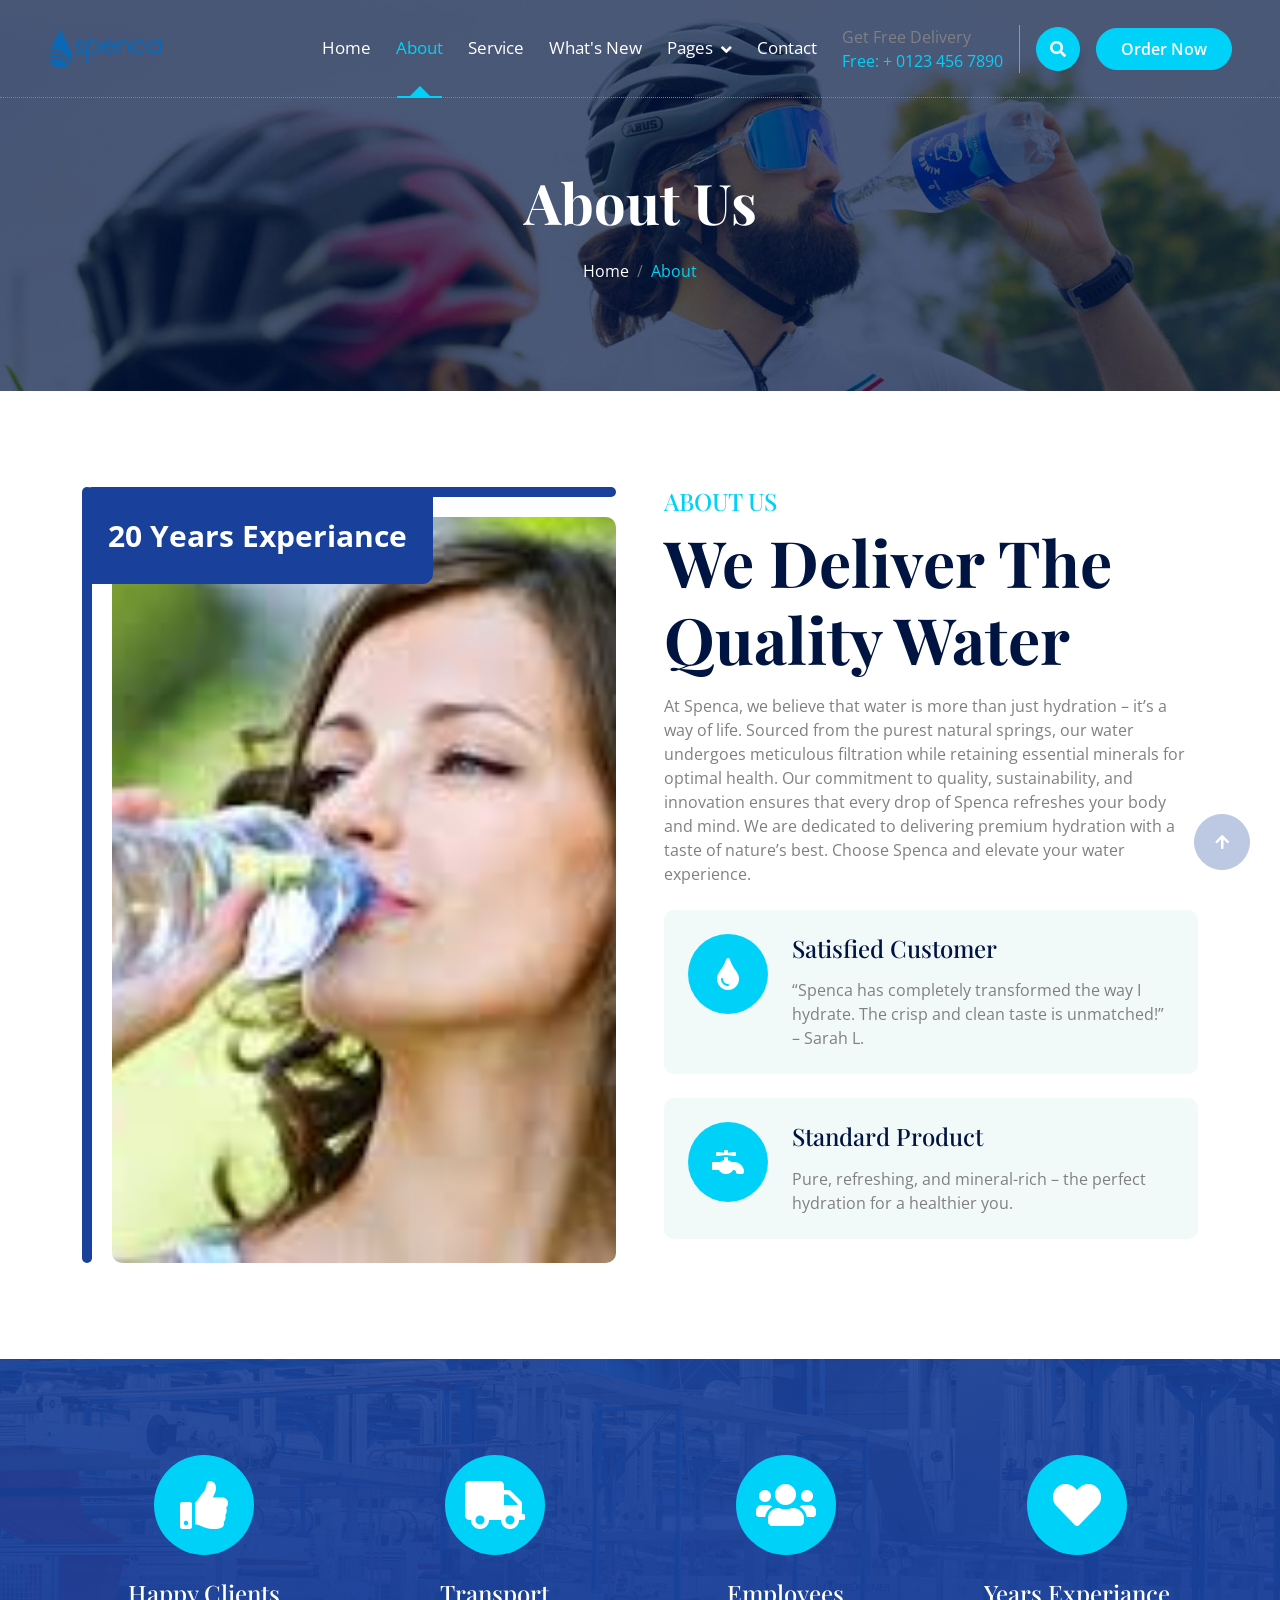
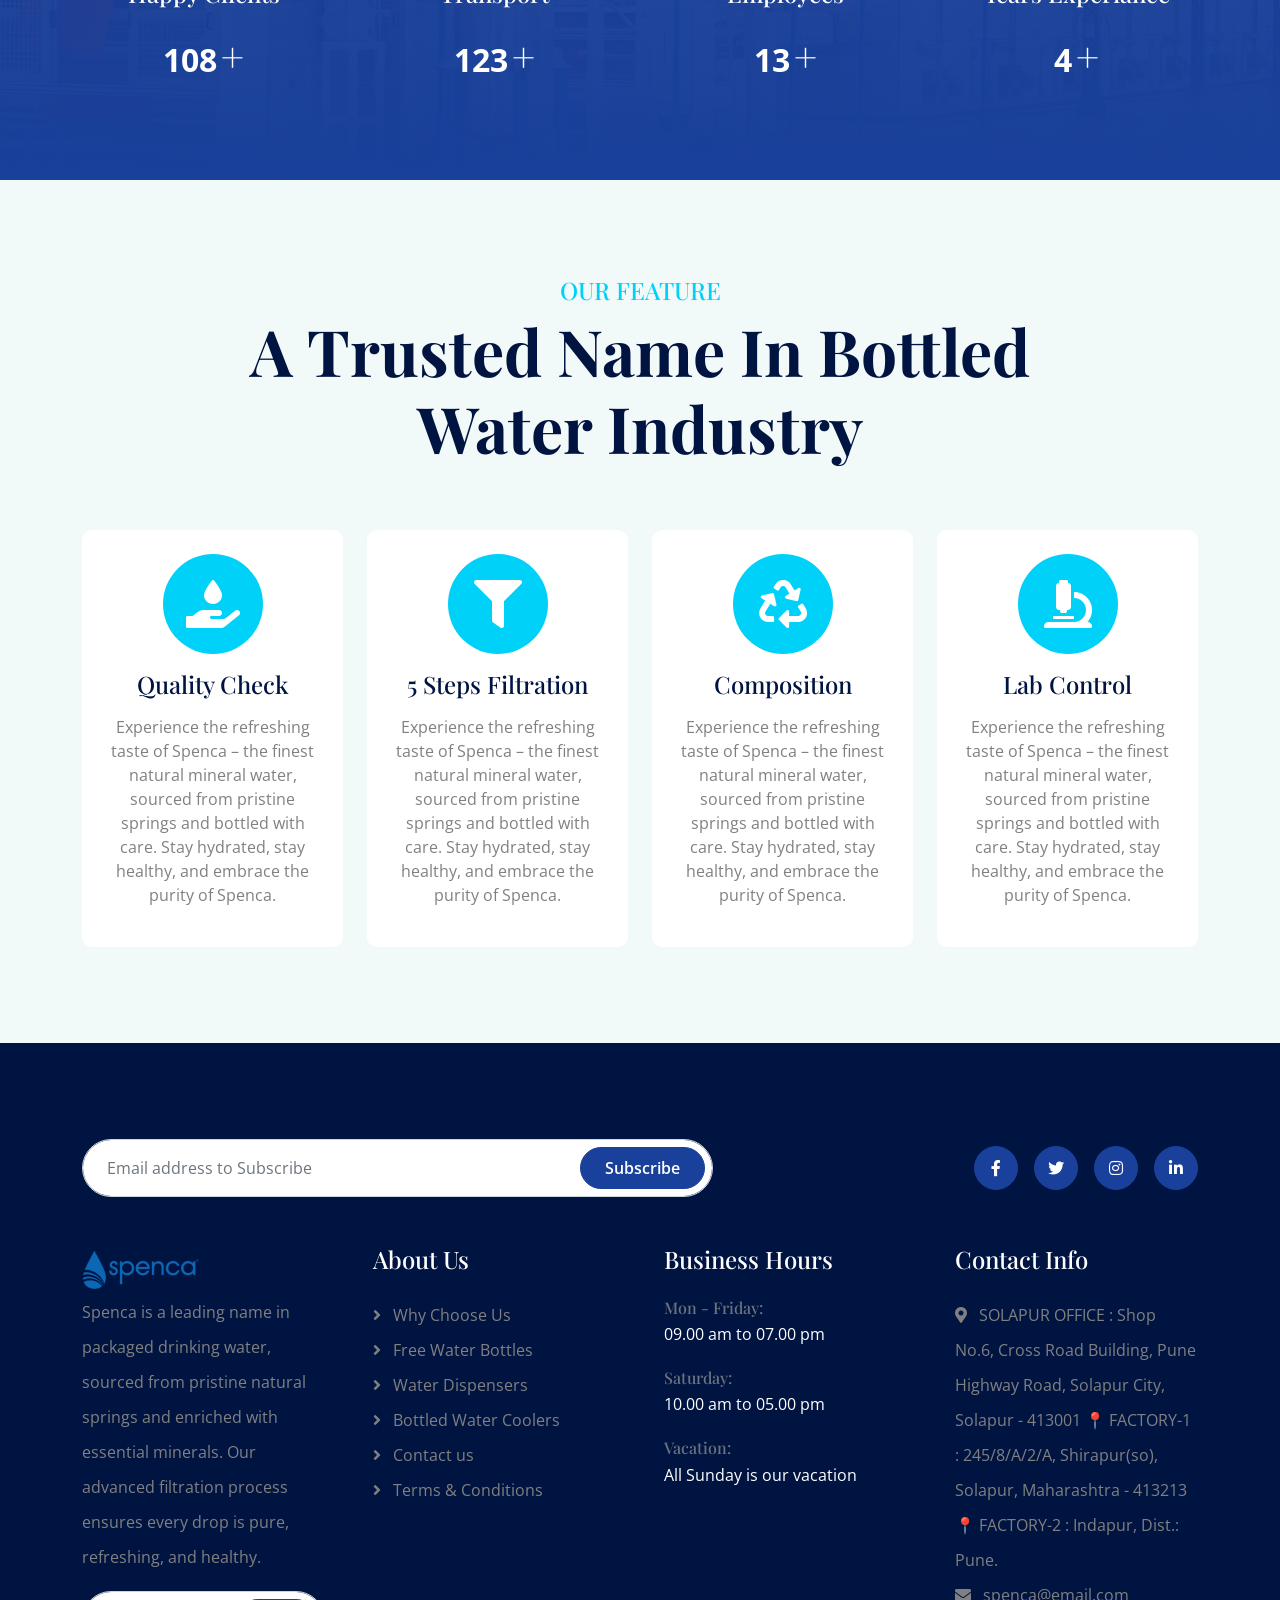
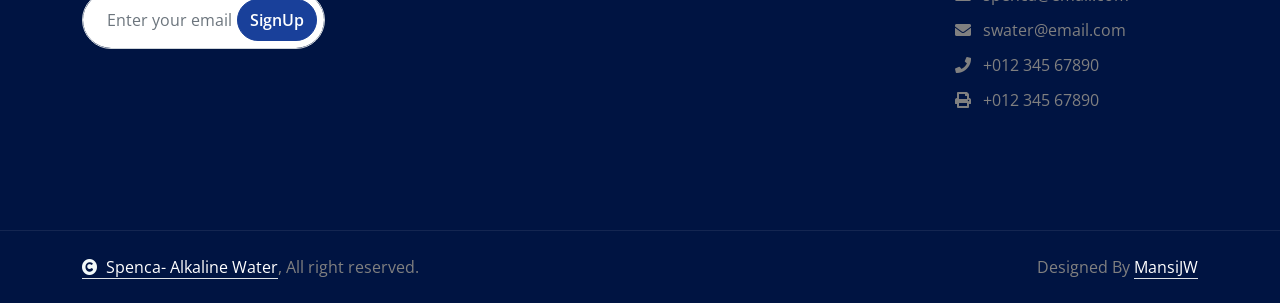
<file: about.html>
<!DOCTYPE html>
<html lang="en">

    <head>
        <meta charset="utf-8">
        <title>Spenca - Drinking Water</title>
        <meta content="width=device-width, initial-scale=1.0" name="viewport">
        <meta content="" name="keywords">
        <meta content="" name="description">

        <!-- Google Web Fonts -->
        <link rel="preconnect" href="https://fonts.googleapis.com">
        <link rel="preconnect" href="https://fonts.gstatic.com" crossorigin>
        <link href="https://fonts.googleapis.com/css2?family=Open+Sans:ital,wdth,wght@0,75..100,300..800;1,75..100,300..800&family=Playfair+Display:ital,wght@0,400..900;1,400..900&display=swap" rel="stylesheet"> 

        <!-- Icon Font Stylesheet -->
        <link rel="stylesheet" href="https://use.fontawesome.com/releases/v5.15.4/css/all.css"/>
        <link href="https://cdn.jsdelivr.net/npm/bootstrap-icons@1.4.1/font/bootstrap-icons.css" rel="stylesheet">

        <!-- Libraries Stylesheet -->
        <link href="lib/animate/animate.min.css" rel="stylesheet">
        <link href="lib/owlcarousel/assets/owl.carousel.min.css" rel="stylesheet">


        <!-- Customized Bootstrap Stylesheet -->
        <link href="css/bootstrap.min.css" rel="stylesheet">

        <!-- Template Stylesheet -->
        <link href="css/style.css" rel="stylesheet">
    </head>

    <body>

        <!-- Spinner Start -->
        <div id="spinner" class="show bg-white position-fixed translate-middle w-100 vh-100 top-50 start-50 d-flex align-items-center justify-content-center">
            <div class="spinner-border text-primary" style="width: 3rem; height: 3rem;" role="status">
                <span class="sr-only">Loading...</span>
            </div>
        </div>
        <!-- Spinner End -->

        <!-- Navbar & Hero Start -->
        <div class="container-fluid position-relative p-0">
            <nav class="navbar navbar-expand-lg navbar-light px-4 px-lg-5 py-3 py-lg-0">
                <a href="index.html" class="navbar-brand p-0">
                    <img src="img/spenca-logo.png" alt="Spenca Logo" style="height: 50px;"> 
                </a>
                <button class="navbar-toggler" type="button" data-bs-toggle="collapse" data-bs-target="#navbarCollapse">
                    <span class="fa fa-bars"></span>
                </button>
                <div class="collapse navbar-collapse" id="navbarCollapse">
                    <div class="navbar-nav ms-auto py-0">
                        <a href="index.html" class="nav-item nav-link">Home</a>
                        <a href="about.html" class="nav-item nav-link active">About</a>
                        <a href="service.html" class="nav-item nav-link">Service</a>
                        <a href="blog.html" class="nav-item nav-link">What's New</a>
                        <div class="nav-item dropdown">
                            <a href="#" class="nav-link dropdown-toggle" data-bs-toggle="dropdown">Pages</a>
                            <div class="dropdown-menu m-0">
                                <a href="feature.html" class="dropdown-item">Our Feature</a>
                                <a href="product.html" class="dropdown-item">Our Product</a>
                                <a href="team.html" class="dropdown-item">Our Team</a>
                                <a href="testimonial.html" class="dropdown-item">Testimonial</a>
                            </div>
                        </div>
                        <a href="contact.html" class="nav-item nav-link">Contact</a>
                    </div>
                    <div class="d-none d-xl-flex me-3">
                        <div class="d-flex flex-column pe-3 border-end border-primary">
                            <span class="text-body">Get Free Delivery</span>
                            <a href="tel:+0987654321"><span class="text-primary">Free: + 0123 456 7890</span></a>
                        </div>
                    </div>
                    <button class="btn btn-primary btn-md-square d-flex flex-shrink-0 mb-3 mb-lg-0 rounded-circle me-3" data-bs-toggle="modal" data-bs-target="#searchModal"><i class="fas fa-search"></i></button>
                    <a href="" class="btn btn-primary rounded-pill d-inline-flex flex-shrink-0 py-2 px-4">Order Now</a>
                </div>
            </nav>

            <!-- Header Start -->
            <div class="container-fluid bg-breadcrumb">
                <div class="container text-center py-5" style="max-width: 900px;">
                    <h4 class="text-white display-4 mb-4 wow fadeInDown" data-wow-delay="0.1s">About Us</h4>
                    <ol class="breadcrumb d-flex justify-content-center mb-0 wow fadeInDown" data-wow-delay="0.3s">
                        <li class="breadcrumb-item"><a href="index.html">Home</a></li>
                        <li class="breadcrumb-item active text-primary">About</li>
                    </ol>    
                </div>
            </div>
            <!-- Header End -->
        </div>
        <!-- Navbar & Hero End -->

        <!-- Modal Search Start -->
        <div class="modal fade" id="searchModal" tabindex="-1" aria-labelledby="exampleModalLabel" aria-hidden="true">
            <div class="modal-dialog modal-fullscreen">
                <div class="modal-content rounded-0">
                    <div class="modal-header">
                        <h4 class="modal-title mb-0" id="exampleModalLabel">Search by keyword</h4>
                        <button type="button" class="btn-close" data-bs-dismiss="modal" aria-label="Close"></button>
                    </div>
                    <div class="modal-body d-flex align-items-center">
                        <div class="input-group w-75 mx-auto d-flex">
                            <input type="search" class="form-control p-3" placeholder="keywords" aria-describedby="search-icon-1">
                            <span id="search-icon-1" class="input-group-text btn border p-3"><i class="fa fa-search text-white"></i></span>
                        </div>
                    </div>
                </div>
            </div>
        </div>
        <!-- Modal Search End -->

        <!-- About Start -->
        <div class="container-fluid about overflow-hidden py-5">
            <div class="container py-5">
                <div class="row g-5">
                    <div class="col-xl-6 wow fadeInLeft" data-wow-delay="0.2s">
                        <div class="about-img rounded h-100">
                            <img src="img/a.jpg" class="img-fluid rounded h-100 w-100" style="object-fit: cover;" alt="">
                            <div class="about-exp"><span>20 Years Experiance</span></div>
                        </div>
                    </div>
                    <div class="col-xl-6 wow fadeInRight" data-wow-delay="0.2s">
                        <div class="about-item">
                            <h4 class="text-primary text-uppercase">About Us</h4>
                            <h1 class="display-3 mb-3">We Deliver The Quality Water</h1>
                            <p class="mb-4">At Spenca, we believe that water is more than just hydration – it’s a way of life. Sourced from the purest natural springs, our water undergoes meticulous filtration while retaining essential minerals for optimal health. Our commitment to quality, sustainability, and innovation ensures that every drop of Spenca refreshes your body and mind.

                                We are dedicated to delivering premium hydration with a taste of nature’s best. Choose Spenca and elevate your water experience.
                            </p>
                            <div class="bg-light rounded p-4 mb-4">
                                <div class="row">
                                    <div class="col-12">
                                        <div class="d-flex">
                                            <div class="pe-4">
                                                <div class="rounded-circle bg-primary d-flex align-items-center justify-content-center" style="width: 80px; height: 80px;"><i class="fas fa-tint text-white fa-2x"></i></div>
                                            </div>
                                            <div class="">
                                                <a href="#" class="h4 d-inline-block mb-3">Satisfied Customer</a>
                                                <p class="mb-0">“Spenca has completely transformed the way I hydrate. The crisp and clean taste is unmatched!” – Sarah L.</p>
                                            </div>
                                        </div>
                                    </div>
                                </div>
                            </div>
                            <div class="bg-light rounded p-4 mb-4">
                                <div class="row">
                                    <div class="col-12">
                                        <div class="d-flex">
                                            <div class="pe-4">
                                                <div class="rounded-circle bg-primary d-flex align-items-center justify-content-center" style="width: 80px; height: 80px;"><i class="fas fa-faucet text-white fa-2x"></i></div>
                                            </div>
                                            <div class="">
                                                <a href="#" class="h4 d-inline-block mb-3">Standard Product</a>
                                                <p class="mb-0">Pure, refreshing, and mineral-rich – the perfect hydration for a healthier you.</p>
                                            </div>
                                        </div>
                                    </div>
                                </div>
                            </div>
                        </div>
                    </div>
                </div>
            </div>
        </div>
        <!-- About End -->

        <!-- Fact Counter -->
        <div class="container-fluid counter py-5">
            <div class="container py-5">
                <div class="row g-5">
                    <div class="col-md-6 col-lg-6 col-xl-3 wow fadeInUp" data-wow-delay="0.2s">
                        <div class="counter-item">
                            <div class="counter-item-icon mx-auto">
                                <i class="fas fa-thumbs-up fa-3x text-white"></i>
                            </div>
                            <h4 class="text-white my-4">Happy Clients</h4>
                            <div class="counter-counting">
                                <span class="text-white fs-2 fw-bold" data-toggle="counter-up">456</span>
                                <span class="h1 fw-bold text-white">+</span>
                            </div>
                        </div>
                    </div>
                    <div class="col-md-6 col-lg-6 col-xl-3 wow fadeInUp" data-wow-delay="0.4s">
                        <div class="counter-item">
                            <div class="counter-item-icon mx-auto">
                                <i class="fas fa-truck fa-3x text-white"></i>
                            </div>
                            <h4 class="text-white my-4">Transport</h4>
                            <div class="counter-counting">
                                <span class="text-white fs-2 fw-bold" data-toggle="counter-up">513</span>
                                <span class="h1 fw-bold text-white">+</span>
                            </div>
                        </div>
                    </div>
                    <div class="col-md-6 col-lg-6 col-xl-3 wow fadeInUp" data-wow-delay="0.6s">
                        <div class="counter-item">
                            <div class="counter-item-icon mx-auto">
                                <i class="fas fa-users fa-3x text-white"></i>
                            </div>
                            <h4 class="text-white my-4">Employees</h4>
                            <div class="counter-counting">
                                <span class="text-white fs-2 fw-bold" data-toggle="counter-up">53</span>
                                <span class="h1 fw-bold text-white">+</span>
                            </div>
                        </div>
                    </div>
                    <div class="col-md-6 col-lg-6 col-xl-3 wow fadeInUp" data-wow-delay="0.8s">
                        <div class="counter-item">
                            <div class="counter-item-icon mx-auto">
                                <i class="fas fa-heart fa-3x text-white"></i>
                            </div>
                            <h4 class="text-white my-4">Years Experiance</h4>
                            <div class="counter-counting">
                                <span class="text-white fs-2 fw-bold" data-toggle="counter-up">17</span>
                                <span class="h1 fw-bold text-white">+</span>
                            </div>
                        </div>
                    </div>
                </div>
            </div>
        </div>
        <!-- Fact Counter -->

        <!-- feature Start -->
        <div class="container-fluid feature bg-light py-5">
            <div class="container py-5">
                <div class="text-center mx-auto pb-5 wow fadeInUp" data-wow-delay="0.2s" style="max-width: 800px;">
                    <h4 class="text-uppercase text-primary">Our Feature</h4>
                    <h1 class="display-3 text-capitalize mb-3">A Trusted Name In Bottled Water Industry</h1>
                </div>
                <div class="row g-4">
                    <div class=" col-md-6 col-lg-6 col-xl-3 wow fadeInUp" data-wow-delay="0.2s">
                        <div class="feature-item p-4">
                            <div class="feature-icon mb-3"><i class="fas fa-hand-holding-water text-white fa-3x"></i></div>
                            <a href="#" class="h4 mb-3">Quality Check</a>
                            <p class="mb-3">Experience the refreshing taste of Spenca – the finest natural mineral water, sourced from pristine springs and bottled with care. Stay hydrated, stay healthy, and embrace the purity of Spenca.</p>
                        </div>
                    </div>
                    <div class="col-md-6 col-lg-6 col-xl-3 wow fadeInUp" data-wow-delay="0.4s">
                        <div class="feature-item p-4">
                            <div class="feature-icon mb-3"><i class="fas fa-filter text-white fa-3x"></i></div>
                            <a href="#" class="h4 mb-3">5 Steps Filtration</a>
                            <p class="mb-3">Experience the refreshing taste of Spenca – the finest natural mineral water, sourced from pristine springs and bottled with care. Stay hydrated, stay healthy, and embrace the purity of Spenca.</p>
                        </div>
                    </div>
                    <div class="col-md-6 col-lg-6 col-xl-3 wow fadeInUp" data-wow-delay="0.6s">
                        <div class="feature-item p-4">
                            <div class="feature-icon mb-3"><i class="fas fa-recycle text-white fa-3x"></i></div>
                            <a href="#" class="h4 mb-3">Composition</a>
                            <p class="mb-3">Experience the refreshing taste of Spenca – the finest natural mineral water, sourced from pristine springs and bottled with care. Stay hydrated, stay healthy, and embrace the purity of Spenca.</p>
                        </div>
                    </div>
                    <div class="col-md-6 col-lg-6 col-xl-3 wow fadeInUp" data-wow-delay="0.8s">
                        <div class="feature-item p-4">
                            <div class="feature-icon mb-3"><i class="fas fa-microscope text-white fa-3x"></i></div>
                            <a href="#" class="h4 mb-3">Lab Control</a>
                            <p class="mb-3">Experience the refreshing taste of Spenca – the finest natural mineral water, sourced from pristine springs and bottled with care. Stay hydrated, stay healthy, and embrace the purity of Spenca.</p>
                        </div>
                    </div>
                </div>
            </div>
        </div>
        <!-- feature End -->

        <!-- Footer Start -->
        <div class="container-fluid footer py-5 wow fadeIn" data-wow-delay="0.2s">
            <div class="container py-5">
                <div class="row g-5 mb-5 align-items-center">
                    <div class="col-lg-7">
                        <div class="position-relative mx-auto">
                            <input class="form-control rounded-pill w-100 py-3 ps-4 pe-5" type="text" placeholder="Email address to Subscribe">
                            <button type="button" class="btn btn-secondary rounded-pill position-absolute top-0 end-0 py-2 px-4 mt-2 me-2">Subscribe</button>
                        </div>
                    </div>
                    <div class="col-lg-5">
                        <div class="d-flex align-items-center justify-content-center justify-content-lg-end">
                            <a class="btn btn-secondary btn-md-square rounded-circle me-3" href=""><i class="fab fa-facebook-f"></i></a>
                            <a class="btn btn-secondary btn-md-square rounded-circle me-3" href=""><i class="fab fa-twitter"></i></a>
                            <a class="btn btn-secondary btn-md-square rounded-circle me-3" href=""><i class="fab fa-instagram"></i></a>
                            <a class="btn btn-secondary btn-md-square rounded-circle me-0" href=""><i class="fab fa-linkedin-in"></i></a>
                        </div>
                    </div>
                </div>
                <div class="row g-5">
                    <div class="col-md-6 col-lg-6 col-xl-3">
                        <div class="footer-item d-flex flex-column">
                            <div class="footer-item">
                                <img src="img/spenca-logo.png" alt="Spenca Logo" style="height: 50px;">
                                <p class="mb-3">Spenca is a leading name in packaged drinking water, sourced from pristine natural springs and enriched with essential minerals. Our advanced filtration process ensures every drop is pure, refreshing, and healthy.</p>
                            </div>
                            <div class="position-relative">
                                <input class="form-control rounded-pill w-100 py-3 ps-4 pe-5" type="text" placeholder="Enter your email">
                                <button type="button" class="btn btn-secondary rounded-pill position-absolute top-0 end-0 py-2 mt-2 me-2">SignUp</button>
                            </div>
                        </div>
                    </div>
                    <div class="col-md-6 col-lg-6 col-xl-3">
                        <div class="footer-item d-flex flex-column">
                            <h4 class="text-white mb-4">About Us</h4>
                            <a href="#"><i class="fas fa-angle-right me-2"></i> Why Choose Us</a>
                            <a href="#"><i class="fas fa-angle-right me-2"></i> Free Water Bottles</a>
                            <a href="#"><i class="fas fa-angle-right me-2"></i> Water Dispensers</a>
                            <a href="#"><i class="fas fa-angle-right me-2"></i> Bottled Water Coolers</a>
                            <a href="#"><i class="fas fa-angle-right me-2"></i> Contact us</a>
                            <a href="#"><i class="fas fa-angle-right me-2"></i> Terms & Conditions</a>
                        </div>
                    </div>
                    <div class="col-md-6 col-lg-6 col-xl-3">
                        <div class="footer-item d-flex flex-column">
                            <h4 class="text-white mb-4">Business Hours</h4>
                            <div class="mb-3">
                                <h6 class="text-muted mb-0">Mon - Friday:</h6>
                                <p class="text-white mb-0">09.00 am to 07.00 pm</p>
                            </div>
                            <div class="mb-3">
                                <h6 class="text-muted mb-0">Saturday:</h6>
                                <p class="text-white mb-0">10.00 am to 05.00 pm</p>
                            </div>
                            <div class="mb-3">
                                <h6 class="text-muted mb-0">Vacation:</h6>
                                <p class="text-white mb-0">All Sunday is our vacation</p>
                            </div>
                        </div>
                    </div>
                    <div class="col-md-6 col-lg-6 col-xl-3">
                        <div class="footer-item d-flex flex-column">
                            <h4 class="text-white mb-4">Contact Info</h4>
                            <a href="#"><i class="fa fa-map-marker-alt me-2"></i>  SOLAPUR OFFICE : Shop No.6, Cross Road Building, Pune Highway Road, Solapur City, Solapur - 413001
                                📍 FACTORY-1 : 245/8/A/2/A, Shirapur(so), Solapur, Maharashtra - 413213

                                📍 FACTORY-2 : Indapur, Dist.: Pune.</a>
                                <a href="mailto:info@example.com"><i class="fas fa-envelope me-2"></i> spenca@email.com</a>
                                <a href="mailto:info@example.com"><i class="fas fa-envelope me-2"></i> swater@email.com</a>
                            <a href="tel:+012 345 67890"><i class="fas fa-phone me-2"></i> +012 345 67890</a>
                            <a href="tel:+012 345 67890" class="mb-3"><i class="fas fa-print me-2"></i> +012 345 67890</a>
                        </div>
                    </div>
                </div>
            </div>
        </div>
        <!-- Footer End -->
        
        <!-- Copyright Start -->
        <div class="container-fluid copyright py-4">
            <div class="container">
                <div class="row g-4 align-items-center">
                    <div class="col-md-6 text-center text-md-start mb-md-0">
                        <span class="text-body"><a href="#" class="border-bottom text-white"><i class="fas fa-copyright text-light me-2"></i>Spenca- Alkaline Water</a>, All right reserved.</span>
                    </div>
                    <div class="col-md-6 text-center text-md-end text-body">
                        <!--/*** This template is free as long as you keep the below author’s credit link/attribution link/backlink. ***/-->
                        <!--/*** If you'd like to use the template without the below author’s credit link/attribution link/backlink, ***/-->
                        <!--/*** you can purchase the Credit Removal License from "https://htmlcodex.com/credit-removal". ***/-->
                        Designed By <a class="border-bottom text-white" href="https://htmlcodex.com">MansiJW</a>
                    </div>
                </div>
            </div>
        </div>
        <!-- Copyright End -->


        <!-- Back to Top -->
        <a href="#" class="btn btn-secondary btn-lg-square rounded-circle back-to-top"><i class="fa fa-arrow-up"></i></a>   

        
    <!-- JavaScript Libraries -->
    <script src="https://ajax.googleapis.com/ajax/libs/jquery/3.6.4/jquery.min.js"></script>
    <script src="https://cdn.jsdelivr.net/npm/bootstrap@5.0.0/dist/js/bootstrap.bundle.min.js"></script>
    <script src="lib/wow/wow.min.js"></script>
    <script src="lib/easing/easing.min.js"></script>
    <script src="lib/waypoints/waypoints.min.js"></script>
    <script src="lib/counterup/counterup.min.js"></script>
    <script src="lib/owlcarousel/owl.carousel.min.js"></script>
    

    <!-- Template Javascript -->
    <script src="js/main.js"></script>
    </body>

</html>
</file>
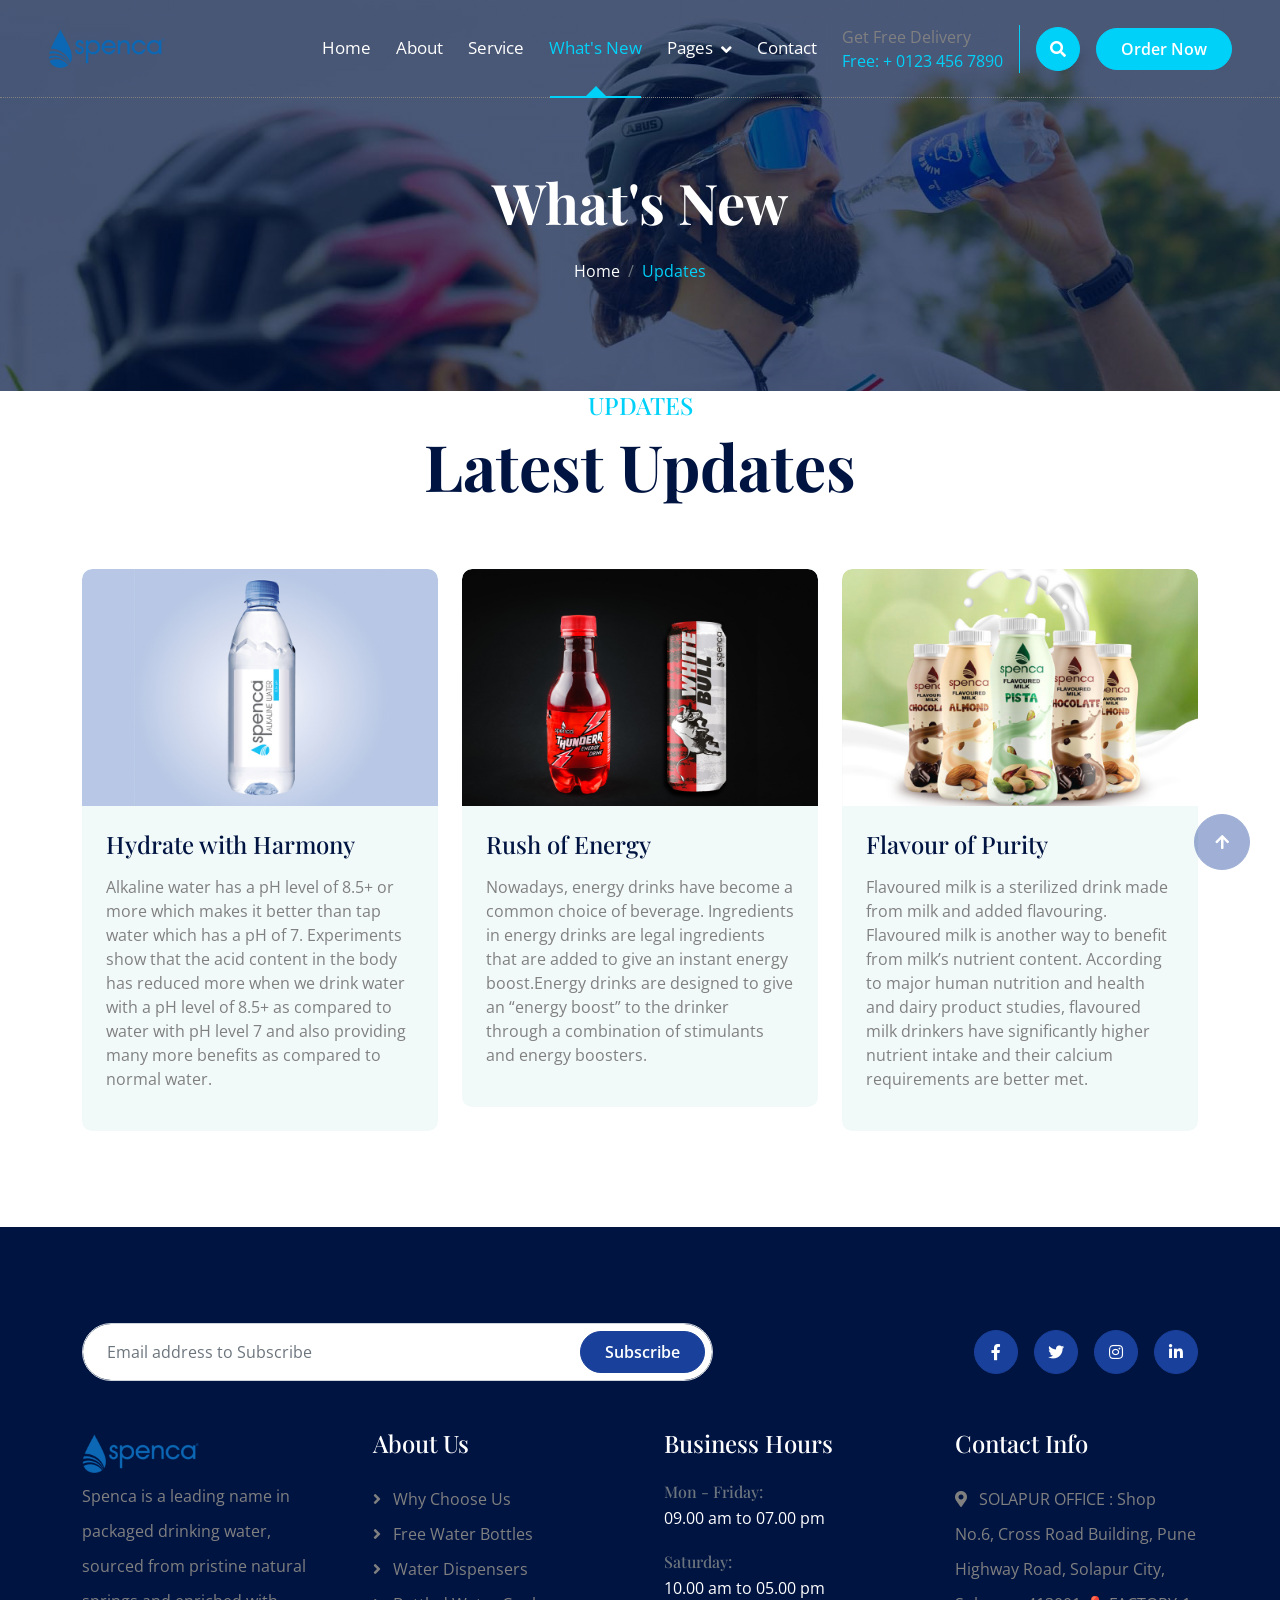
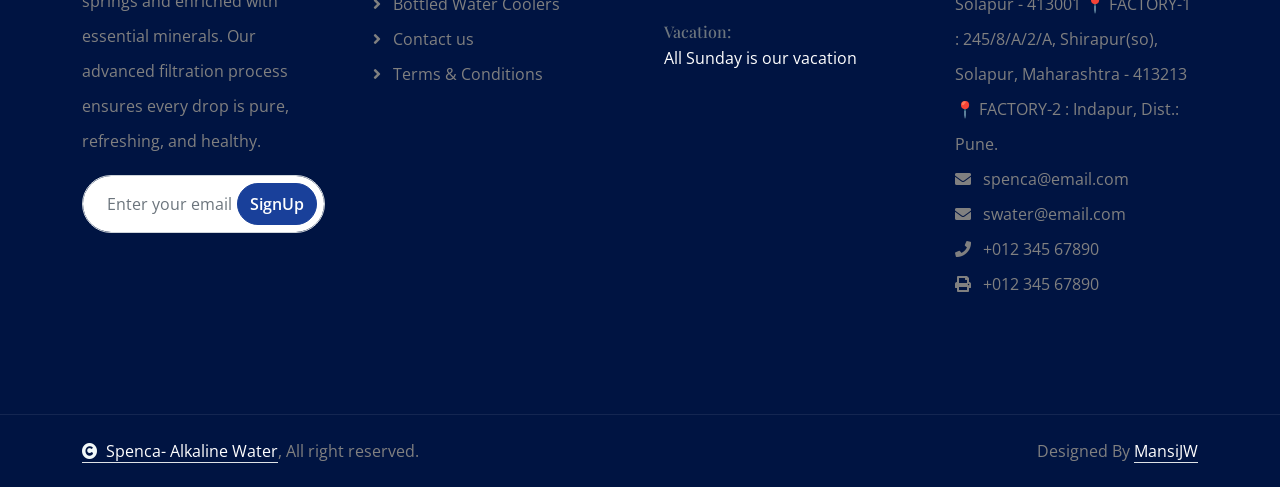
<file: blog.html>
<!DOCTYPE html>
<html lang="en">

    <head>
        <meta charset="utf-8">
        <title>Spenca - Drinking Water</title>
        <meta content="width=device-width, initial-scale=1.0" name="viewport">
        <meta content="" name="keywords">
        <meta content="" name="description">

        <!-- Google Web Fonts -->
        <link rel="preconnect" href="https://fonts.googleapis.com">
        <link rel="preconnect" href="https://fonts.gstatic.com" crossorigin>
        <link href="https://fonts.googleapis.com/css2?family=Open+Sans:ital,wdth,wght@0,75..100,300..800;1,75..100,300..800&family=Playfair+Display:ital,wght@0,400..900;1,400..900&display=swap" rel="stylesheet"> 

        <!-- Icon Font Stylesheet -->
        <link rel="stylesheet" href="https://use.fontawesome.com/releases/v5.15.4/css/all.css"/>
        <link href="https://cdn.jsdelivr.net/npm/bootstrap-icons@1.4.1/font/bootstrap-icons.css" rel="stylesheet">

        <!-- Libraries Stylesheet -->
        <link href="lib/animate/animate.min.css" rel="stylesheet">
        <link href="lib/owlcarousel/assets/owl.carousel.min.css" rel="stylesheet">


        <!-- Customized Bootstrap Stylesheet -->
        <link href="css/bootstrap.min.css" rel="stylesheet">

        <!-- Template Stylesheet -->
        <link href="css/style.css" rel="stylesheet">
    </head>

    <body>

        <!-- Spinner Start -->
        <div id="spinner" class="show bg-white position-fixed translate-middle w-100 vh-100 top-50 start-50 d-flex align-items-center justify-content-center">
            <div class="spinner-border text-primary" style="width: 3rem; height: 3rem;" role="status">
                <span class="sr-only">Loading...</span>
            </div>
        </div>
        <!-- Spinner End -->

        <!-- Navbar & Hero Start -->
        <div class="container-fluid position-relative p-0">
            <nav class="navbar navbar-expand-lg navbar-light px-4 px-lg-5 py-3 py-lg-0">
                <a href="index.html" class="navbar-brand p-0">
                    <img src="img/spenca-logo.png" alt="Spenca Logo" style="height: 50px;"> 
                </a>
                <button class="navbar-toggler" type="button" data-bs-toggle="collapse" data-bs-target="#navbarCollapse">
                    <span class="fa fa-bars"></span>
                </button>
                <div class="collapse navbar-collapse" id="navbarCollapse">
                    <div class="navbar-nav ms-auto py-0">
                        <a href="index.html" class="nav-item nav-link">Home</a>
                        <a href="about.html" class="nav-item nav-link">About</a>
                        <a href="service.html" class="nav-item nav-link">Service</a>
                        <a href="blog.html" class="nav-item nav-link active">What's New</a>
                        <div class="nav-item dropdown">
                            <a href="#" class="nav-link dropdown-toggle" data-bs-toggle="dropdown">Pages</a>
                            <div class="dropdown-menu m-0">
                                <a href="feature.html" class="dropdown-item">Our Feature</a>
                                <a href="product.html" class="dropdown-item">Our Product</a>
                                <a href="team.html" class="dropdown-item">Our Team</a>
                                <a href="testimonial.html" class="dropdown-item">Testimonial</a>
                            </div>
                        </div>
                        <a href="contact.html" class="nav-item nav-link">Contact</a>
                    </div>
                    <div class="d-none d-xl-flex me-3">
                        <div class="d-flex flex-column pe-3 border-end border-primary">
                            <span class="text-body">Get Free Delivery</span>
                            <a href="tel:+0987654321"><span class="text-primary">Free: + 0123 456 7890</span></a>
                        </div>
                    </div>
                    <button class="btn btn-primary btn-md-square d-flex flex-shrink-0 mb-3 mb-lg-0 rounded-circle me-3" data-bs-toggle="modal" data-bs-target="#searchModal"><i class="fas fa-search"></i></button>
                    <a href="" class="btn btn-primary rounded-pill d-inline-flex flex-shrink-0 py-2 px-4">Order Now</a>
                </div>
            </nav>

            <!-- Header Start -->
            <div class="container-fluid bg-breadcrumb">
                <div class="container text-center py-5" style="max-width: 900px;">
                    <h4 class="text-white display-4 mb-4 wow fadeInDown" data-wow-delay="0.1s">What's New</h4>
                    <ol class="breadcrumb d-flex justify-content-center mb-0 wow fadeInDown" data-wow-delay="0.3s">
                        <li class="breadcrumb-item"><a href="index.html">Home</a></li>
                        <li class="breadcrumb-item active text-primary">Updates</li>
                    </ol>    
                </div>
            </div>
            <!-- Header End -->
        </div>
        <!-- Navbar & Hero End -->

        <!-- Modal Search Start -->
        <div class="modal fade" id="searchModal" tabindex="-1" aria-labelledby="exampleModalLabel" aria-hidden="true">
            <div class="modal-dialog modal-fullscreen">
                <div class="modal-content rounded-0">
                    <div class="modal-header">
                        <h4 class="modal-title mb-0" id="exampleModalLabel">Search by keyword</h4>
                        <button type="button" class="btn-close" data-bs-dismiss="modal" aria-label="Close"></button>
                    </div>
                    <div class="modal-body d-flex align-items-center">
                        <div class="input-group w-75 mx-auto d-flex">
                            <input type="search" class="form-control p-3" placeholder="keywords" aria-describedby="search-icon-1">
                            <span id="search-icon-1" class="input-group-text btn border p-3"><i class="fa fa-search text-white"></i></span>
                        </div>
                    </div>
                </div>
            </div>
        </div>
        <!-- Modal Search End -->

        <!-- Updates Start -->
        <div class="container-fluid blog pb-5">
            <div class="container pb-5">
                <div class="text-center mx-auto pb-5 wow fadeInUp" data-wow-delay="0.2s" style="max-width: 800px;">
                    <h4 class="text-uppercase text-primary">Updates</h4>
                    <h1 class="display-3 text-capitalize mb-3">Latest Updates</h1>
                </div>
                <div class="row g-4 justify-content-center">
                    <div class="col-lg-6 col-xl-4 wow fadeInUp" data-wow-delay="0.2s">
                        <div class="blog-item">
                            <div class="blog-img">
                                <img src="img/u1.jpg" class="img-fluid rounded-top w-100" alt="">
                            </div>
                            <div class="blog-content rounded-bottom p-4">
                                <a href="#" class="h4 d-inline-block mb-3">Hydrate with Harmony</a>
                                <p>Alkaline water has a pH level of 8.5+ or more which makes it better than tap water which has a pH of 7. Experiments show that the acid content in the body has reduced more when we drink water with a pH level of 8.5+ as compared to water with pH level 7 and also providing many more benefits as compared to normal water.</p>
                            </div>
                        </div>
                    </div>
                    <div class="col-lg-6 col-xl-4 wow fadeInUp" data-wow-delay="0.4s">
                        <div class="blog-item">
                            <div class="blog-img">
                                <img src="img/u2.jpg" class="img-fluid rounded-top w-100" alt="">
                            </div>
                            <div class="blog-content rounded-bottom p-4">
                                <a href="#" class="h4 d-inline-block mb-3">Rush of Energy</a>
                                <p>Nowadays, energy drinks have become a common choice of beverage. Ingredients in energy drinks are legal ingredients that are added to give an instant energy boost.Energy drinks are designed to give an “energy boost” to the drinker through a combination of stimulants and energy boosters.</p>
                            </div>
                        </div>
                    </div>
                    <div class="col-lg-6 col-xl-4 wow fadeInUp" data-wow-delay="0.6s">
                        <div class="blog-item">
                            <div class="blog-img">
                                <img src="img/u3.jpg" class="img-fluid rounded-top w-100" alt="">
                            </div>
                            <div class="blog-content rounded-bottom p-4">
                                <a href="#" class="h4 d-inline-block mb-3">Flavour of Purity</a>
                                <p>Flavoured milk is a sterilized drink made from milk and added flavouring. Flavoured milk is another way to benefit from milk’s nutrient content. According to major human nutrition and health and dairy product studies, flavoured milk drinkers have significantly higher nutrient intake and their calcium requirements are better met.</p>
                            </div>
                        </div>
                    </div>
                </div>
            </div>
        </div>
        <!-- Updates End -->

        <!-- Footer Start -->
        <div class="container-fluid footer py-5 wow fadeIn" data-wow-delay="0.2s">
            <div class="container py-5">
                <div class="row g-5 mb-5 align-items-center">
                    <div class="col-lg-7">
                        <div class="position-relative mx-auto">
                            <input class="form-control rounded-pill w-100 py-3 ps-4 pe-5" type="text" placeholder="Email address to Subscribe">
                            <button type="button" class="btn btn-secondary rounded-pill position-absolute top-0 end-0 py-2 px-4 mt-2 me-2">Subscribe</button>
                        </div>
                    </div>
                    <div class="col-lg-5">
                        <div class="d-flex align-items-center justify-content-center justify-content-lg-end">
                            <a class="btn btn-secondary btn-md-square rounded-circle me-3" href=""><i class="fab fa-facebook-f"></i></a>
                            <a class="btn btn-secondary btn-md-square rounded-circle me-3" href=""><i class="fab fa-twitter"></i></a>
                            <a class="btn btn-secondary btn-md-square rounded-circle me-3" href=""><i class="fab fa-instagram"></i></a>
                            <a class="btn btn-secondary btn-md-square rounded-circle me-0" href=""><i class="fab fa-linkedin-in"></i></a>
                        </div>
                    </div>
                </div>
                <div class="row g-5">
                    <div class="col-md-6 col-lg-6 col-xl-3">
                        <div class="footer-item d-flex flex-column">
                            <div class="footer-item">
                                <img src="img/spenca-logo.png" alt="Spenca Logo" style="height: 50px;">
                                <p class="mb-3">Spenca is a leading name in packaged drinking water, sourced from pristine natural springs and enriched with essential minerals. Our advanced filtration process ensures every drop is pure, refreshing, and healthy.</p>
                            </div>
                            <div class="position-relative">
                                <input class="form-control rounded-pill w-100 py-3 ps-4 pe-5" type="text" placeholder="Enter your email">
                                <button type="button" class="btn btn-secondary rounded-pill position-absolute top-0 end-0 py-2 mt-2 me-2">SignUp</button>
                            </div>
                        </div>
                    </div>
                    <div class="col-md-6 col-lg-6 col-xl-3">
                        <div class="footer-item d-flex flex-column">
                            <h4 class="text-white mb-4">About Us</h4>
                            <a href="#"><i class="fas fa-angle-right me-2"></i> Why Choose Us</a>
                            <a href="#"><i class="fas fa-angle-right me-2"></i> Free Water Bottles</a>
                            <a href="#"><i class="fas fa-angle-right me-2"></i> Water Dispensers</a>
                            <a href="#"><i class="fas fa-angle-right me-2"></i> Bottled Water Coolers</a>
                            <a href="#"><i class="fas fa-angle-right me-2"></i> Contact us</a>
                            <a href="#"><i class="fas fa-angle-right me-2"></i> Terms & Conditions</a>
                        </div>
                    </div>
                    <div class="col-md-6 col-lg-6 col-xl-3">
                        <div class="footer-item d-flex flex-column">
                            <h4 class="text-white mb-4">Business Hours</h4>
                            <div class="mb-3">
                                <h6 class="text-muted mb-0">Mon - Friday:</h6>
                                <p class="text-white mb-0">09.00 am to 07.00 pm</p>
                            </div>
                            <div class="mb-3">
                                <h6 class="text-muted mb-0">Saturday:</h6>
                                <p class="text-white mb-0">10.00 am to 05.00 pm</p>
                            </div>
                            <div class="mb-3">
                                <h6 class="text-muted mb-0">Vacation:</h6>
                                <p class="text-white mb-0">All Sunday is our vacation</p>
                            </div>
                        </div>
                    </div>
                    <div class="col-md-6 col-lg-6 col-xl-3">
                        <div class="footer-item d-flex flex-column">
                            <h4 class="text-white mb-4">Contact Info</h4>
                            <a href="#"><i class="fa fa-map-marker-alt me-2"></i>  SOLAPUR OFFICE : Shop No.6, Cross Road Building, Pune Highway Road, Solapur City, Solapur - 413001
                                📍 FACTORY-1 : 245/8/A/2/A, Shirapur(so), Solapur, Maharashtra - 413213

                                📍 FACTORY-2 : Indapur, Dist.: Pune.</a>
                                <a href="mailto:info@example.com"><i class="fas fa-envelope me-2"></i> spenca@email.com</a>
                                <a href="mailto:info@example.com"><i class="fas fa-envelope me-2"></i> swater@email.com</a>
                            <a href="tel:+012 345 67890"><i class="fas fa-phone me-2"></i> +012 345 67890</a>
                            <a href="tel:+012 345 67890" class="mb-3"><i class="fas fa-print me-2"></i> +012 345 67890</a>
                        </div>
                    </div>
                </div>
            </div>
        </div>
        <!-- Footer End -->
        
        <!-- Copyright Start -->
        <div class="container-fluid copyright py-4">
            <div class="container">
                <div class="row g-4 align-items-center">
                    <div class="col-md-6 text-center text-md-start mb-md-0">
                        <span class="text-body"><a href="#" class="border-bottom text-white"><i class="fas fa-copyright text-light me-2"></i>Spenca- Alkaline Water</a>, All right reserved.</span>
                    </div>
                    <div class="col-md-6 text-center text-md-end text-body">
                        <!--/*** This template is free as long as you keep the below author’s credit link/attribution link/backlink. ***/-->
                        <!--/*** If you'd like to use the template without the below author’s credit link/attribution link/backlink, ***/-->
                        <!--/*** you can purchase the Credit Removal License from "https://htmlcodex.com/credit-removal". ***/-->
                        Designed By <a class="border-bottom text-white" href="https://htmlcodex.com">MansiJW</a>
                    </div>
                </div>
            </div>
        </div>
        <!-- Copyright End -->


        <!-- Back to Top -->
        <a href="#" class="btn btn-secondary btn-lg-square rounded-circle back-to-top"><i class="fa fa-arrow-up"></i></a>   

        
    <!-- JavaScript Libraries -->
    <script src="https://ajax.googleapis.com/ajax/libs/jquery/3.6.4/jquery.min.js"></script>
    <script src="https://cdn.jsdelivr.net/npm/bootstrap@5.0.0/dist/js/bootstrap.bundle.min.js"></script>
    <script src="lib/wow/wow.min.js"></script>
    <script src="lib/easing/easing.min.js"></script>
    <script src="lib/waypoints/waypoints.min.js"></script>
    <script src="lib/counterup/counterup.min.js"></script>
    <script src="lib/owlcarousel/owl.carousel.min.js"></script>
    

    <!-- Template Javascript -->
    <script src="js/main.js"></script>
    </body>

</html>
</file>
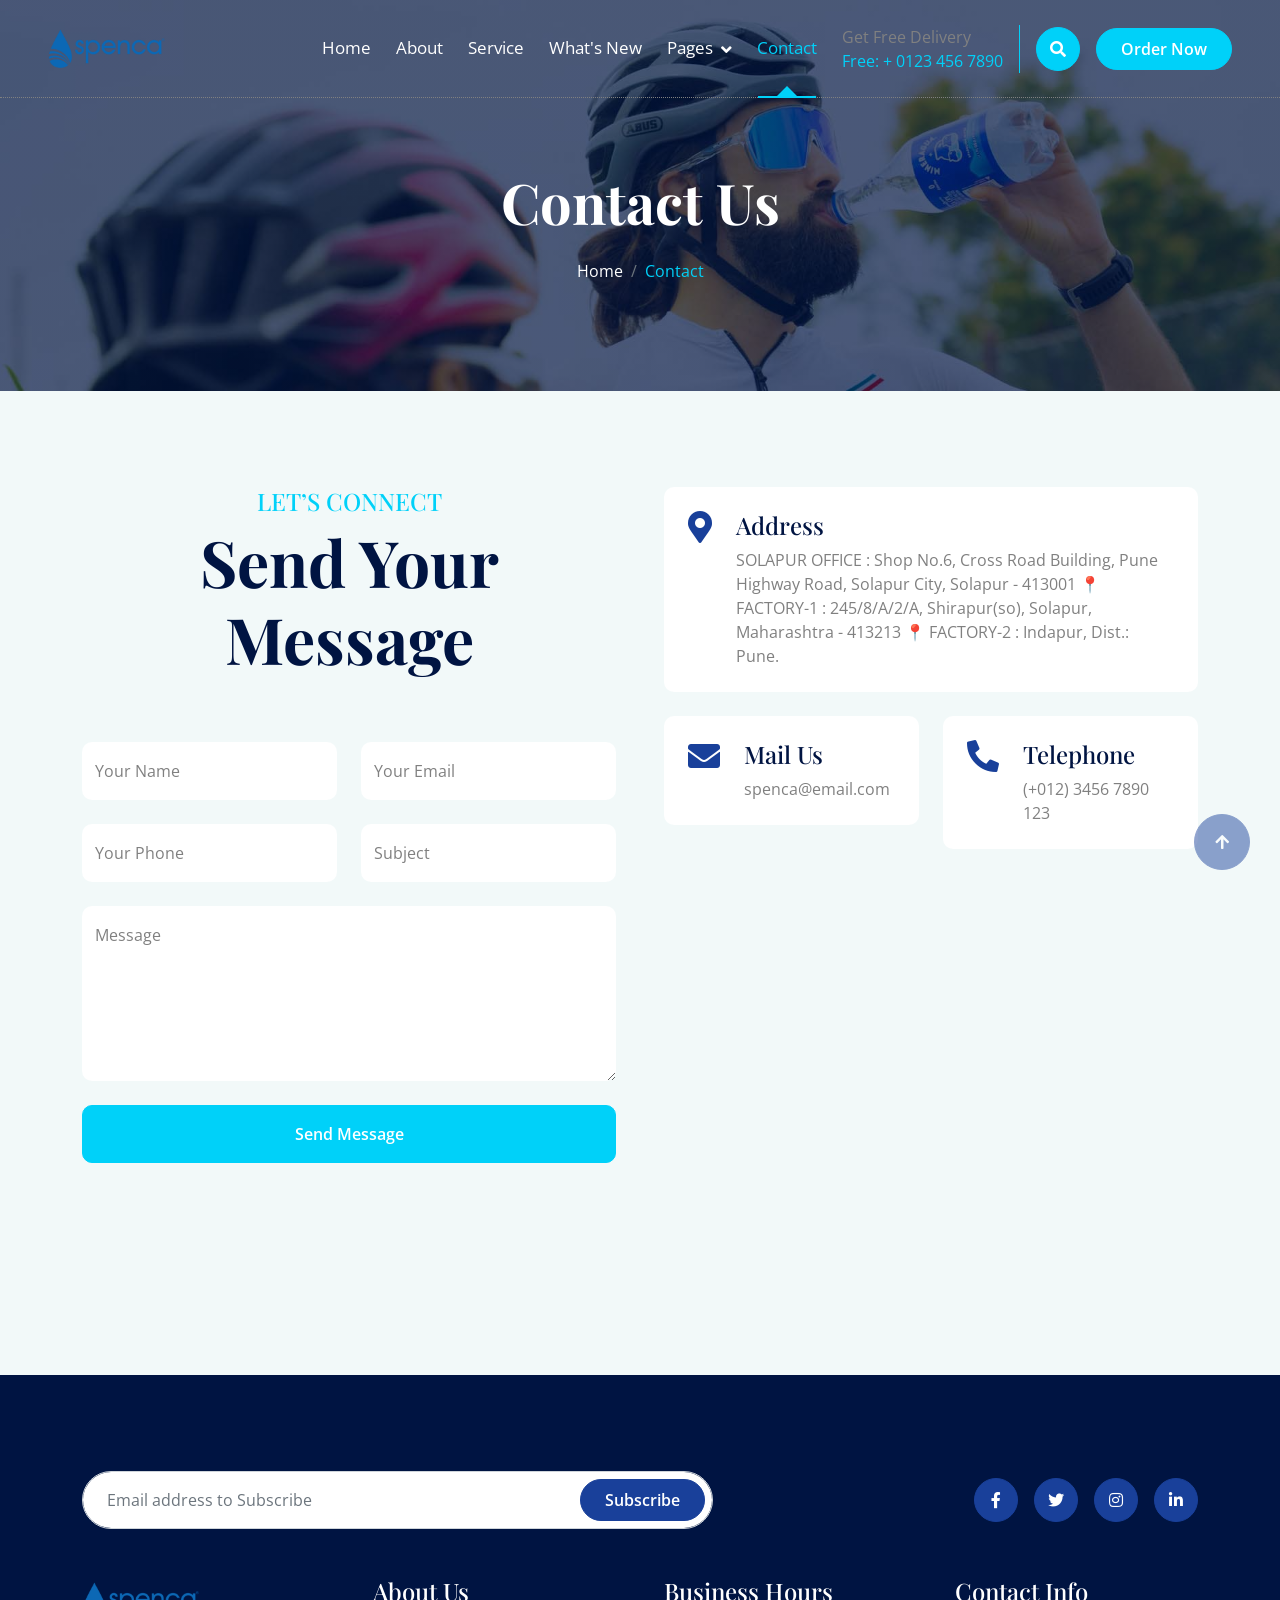
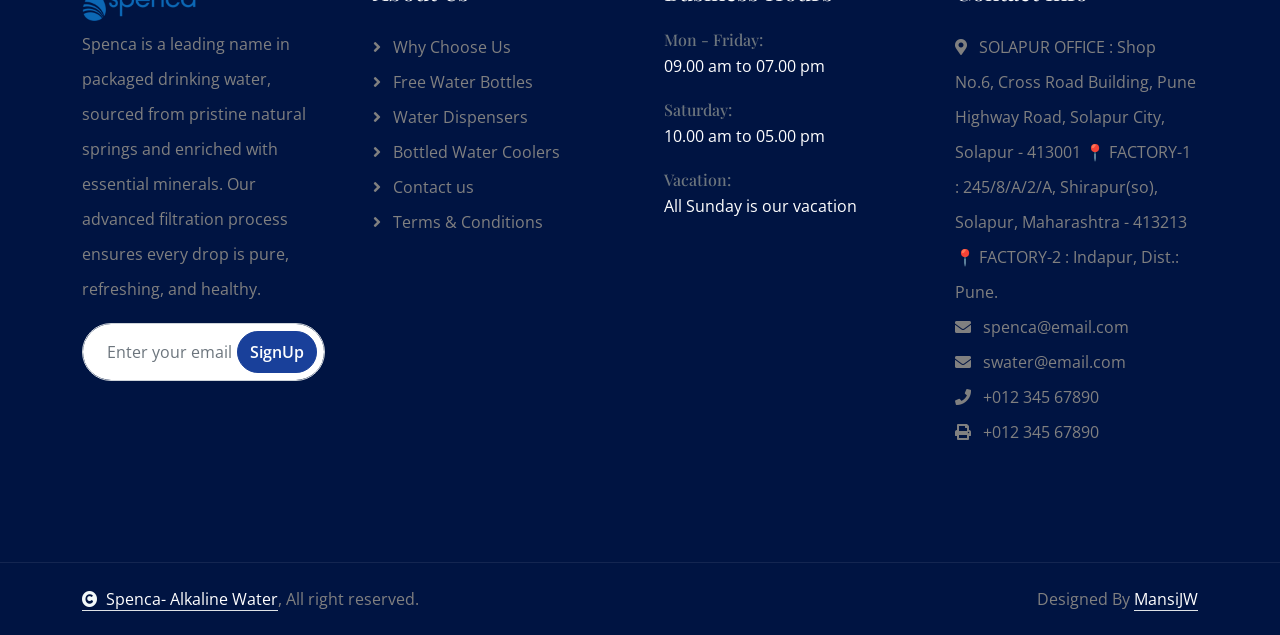
<file: contact.html>
<!DOCTYPE html>
<html lang="en">

    <head>
        <meta charset="utf-8">
        <title>Spenca - Drinking Water</title>
        <meta content="width=device-width, initial-scale=1.0" name="viewport">
        <meta content="" name="keywords">
        <meta content="" name="description">

        <!-- Google Web Fonts -->
        <link rel="preconnect" href="https://fonts.googleapis.com">
        <link rel="preconnect" href="https://fonts.gstatic.com" crossorigin>
        <link href="https://fonts.googleapis.com/css2?family=Open+Sans:ital,wdth,wght@0,75..100,300..800;1,75..100,300..800&family=Playfair+Display:ital,wght@0,400..900;1,400..900&display=swap" rel="stylesheet"> 

        <!-- Icon Font Stylesheet -->
        <link rel="stylesheet" href="https://use.fontawesome.com/releases/v5.15.4/css/all.css"/>
        <link href="https://cdn.jsdelivr.net/npm/bootstrap-icons@1.4.1/font/bootstrap-icons.css" rel="stylesheet">

        <!-- Libraries Stylesheet -->
        <link href="lib/animate/animate.min.css" rel="stylesheet">
        <link href="lib/owlcarousel/assets/owl.carousel.min.css" rel="stylesheet">


        <!-- Customized Bootstrap Stylesheet -->
        <link href="css/bootstrap.min.css" rel="stylesheet">

        <!-- Template Stylesheet -->
        <link href="css/style.css" rel="stylesheet">
    </head>

    <body>

        <!-- Spinner Start -->
        <div id="spinner" class="show bg-white position-fixed translate-middle w-100 vh-100 top-50 start-50 d-flex align-items-center justify-content-center">
            <div class="spinner-border text-primary" style="width: 3rem; height: 3rem;" role="status">
                <span class="sr-only">Loading...</span>
            </div>
        </div>
        <!-- Spinner End -->

        <!-- Navbar & Hero Start -->
        <div class="container-fluid position-relative p-0">
            <nav class="navbar navbar-expand-lg navbar-light px-4 px-lg-5 py-3 py-lg-0">
                <a href="index.html" class="navbar-brand p-0">
                    <img src="img/spenca-logo.png" alt="Spenca Logo" style="height: 50px;"> 
                </a>
                <button class="navbar-toggler" type="button" data-bs-toggle="collapse" data-bs-target="#navbarCollapse">
                    <span class="fa fa-bars"></span>
                </button>
                <div class="collapse navbar-collapse" id="navbarCollapse">
                    <div class="navbar-nav ms-auto py-0">
                        <a href="index.html" class="nav-item nav-link">Home</a>
                        <a href="about.html" class="nav-item nav-link">About</a>
                        <a href="service.html" class="nav-item nav-link">Service</a>
                        <a href="blog.html" class="nav-item nav-link">What's New</a>
                        <div class="nav-item dropdown">
                            <a href="#" class="nav-link dropdown-toggle" data-bs-toggle="dropdown">Pages</a>
                            <div class="dropdown-menu m-0">
                                <a href="feature.html" class="dropdown-item">Our Feature</a>
                                <a href="product.html" class="dropdown-item">Our Product</a>
                                <a href="team.html" class="dropdown-item">Our Team</a>
                                <a href="testimonial.html" class="dropdown-item">Testimonial</a>
                            </div>
                        </div>
                        <a href="contact.html" class="nav-item nav-link active">Contact</a>
                    </div>
                    <div class="d-none d-xl-flex me-3">
                        <div class="d-flex flex-column pe-3 border-end border-primary">
                            <span class="text-body">Get Free Delivery</span>
                            <a href="tel:+0987654321"><span class="text-primary">Free: + 0123 456 7890</span></a>
                        </div>
                    </div>
                    <button class="btn btn-primary btn-md-square d-flex flex-shrink-0 mb-3 mb-lg-0 rounded-circle me-3" data-bs-toggle="modal" data-bs-target="#searchModal"><i class="fas fa-search"></i></button>
                    <a href="" class="btn btn-primary rounded-pill d-inline-flex flex-shrink-0 py-2 px-4">Order Now</a>
                </div>
            </nav>

            <!-- Header Start -->
            <div class="container-fluid bg-breadcrumb">
                <div class="container text-center py-5" style="max-width: 900px;">
                    <h4 class="text-white display-4 mb-4 wow fadeInDown" data-wow-delay="0.1s">Contact Us</h4>
                    <ol class="breadcrumb d-flex justify-content-center mb-0 wow fadeInDown" data-wow-delay="0.3s">
                        <li class="breadcrumb-item"><a href="index.html">Home</a></li>
                        <li class="breadcrumb-item active text-primary">Contact</li>
                    </ol>    
                </div>
            </div>
            <!-- Header End -->
        </div>
        <!-- Navbar & Hero End -->

        <!-- Modal Search Start -->
        <div class="modal fade" id="searchModal" tabindex="-1" aria-labelledby="exampleModalLabel" aria-hidden="true">
            <div class="modal-dialog modal-fullscreen">
                <div class="modal-content rounded-0">
                    <div class="modal-header">
                        <h4 class="modal-title mb-0" id="exampleModalLabel">Search by keyword</h4>
                        <button type="button" class="btn-close" data-bs-dismiss="modal" aria-label="Close"></button>
                    </div>
                    <div class="modal-body d-flex align-items-center">
                        <div class="input-group w-75 mx-auto d-flex">
                            <input type="search" class="form-control p-3" placeholder="keywords" aria-describedby="search-icon-1">
                            <span id="search-icon-1" class="input-group-text btn border p-3"><i class="fa fa-search text-white"></i></span>
                        </div>
                    </div>
                </div>
            </div>
        </div>
        <!-- Modal Search End -->

        <!-- Contact Start -->
        <div class="container-fluid contact bg-light py-5">
            <div class="container py-5">
                <div class="row g-5">
                    <div class="col-lg-6 h-100 wow fadeInUp" data-wow-delay="0.2s">
                        <div class="text-center mx-auto pb-5" style="max-width: 800px;">
                            <h4 class="text-uppercase text-primary">Let’s Connect</h4>
                            <h1 class="display-3 text-capitalize mb-3">Send Your Message</h1>
                        </div>
                        <form>
                            <div class="row g-4">
                                <div class="col-lg-12 col-xl-6">
                                    <div class="form-floating">
                                        <input type="text" class="form-control border-0" id="name" placeholder="Your Name">
                                        <label for="name">Your Name</label>
                                    </div>
                                </div>
                                <div class="col-lg-12 col-xl-6">
                                    <div class="form-floating">
                                        <input type="email" class="form-control border-0" id="email" placeholder="Your Email">
                                        <label for="email">Your Email</label>
                                    </div>
                                </div>
                                <div class="col-lg-12 col-xl-6">
                                    <div class="form-floating">
                                        <input type="phone" class="form-control border-0" id="phone" placeholder="Phone">
                                        <label for="phone">Your Phone</label>
                                    </div>
                                </div>
                                <div class="col-lg-12 col-xl-6">
                                    <div class="form-floating">
                                        <input type="text" class="form-control border-0" id="subject" placeholder="Subject">
                                        <label for="subject">Subject</label>
                                    </div>
                                </div>
                                <div class="col-12">
                                    <div class="form-floating">
                                        <textarea class="form-control border-0" placeholder="Leave a message here" id="message" style="height: 175px"></textarea>
                                        <label for="message">Message</label>
                                    </div>
                                </div>
                                <div class="col-12">
                                    <button class="btn btn-primary w-100 py-3">Send Message</button>
                                </div>
                            </div>
                        </form>
                    </div>
                    <div class="col-lg-6 wow fadeInUp" data-wow-delay="0.4s">
                        <div class="row g-4">
                            <div class="col-12">
                                <div class="d-inline-flex rounded bg-white w-100 p-4">
                                    <i class="fas fa-map-marker-alt fa-2x text-secondary me-4"></i>
                                    <div>
                                        <h4>Address</h4>
                                        <p class="mb-0">SOLAPUR OFFICE : Shop No.6, Cross Road Building, Pune Highway Road, Solapur City, Solapur - 413001
                                            📍 FACTORY-1 : 245/8/A/2/A, Shirapur(so), Solapur, Maharashtra - 413213
            
                                            📍 FACTORY-2 : Indapur, Dist.: Pune.</p>
                                    </div>
                                </div>
                            </div>
                            <div class="col-lg-12 col-xl-6">
                                <div class="d-inline-flex rounded bg-white w-100 p-4">
                                    <i class="fas fa-envelope fa-2x text-secondary me-4"></i>
                                    <div>
                                        <h4>Mail Us</h4>
                                        <p class="mb-0">spenca@email.com</p>
                                    </div>
                                </div>
                            </div>
                            <div class="col-lg-12 col-xl-6">
                                <div class="d-inline-flex rounded bg-white w-100 p-4">
                                    <i class="fa fa-phone-alt fa-2x text-secondary me-4"></i>
                                    <div>
                                        <h4>Telephone</h4>
                                        <p class="mb-0">(+012) 3456 7890 123</p>
                                    </div>
                                </div>
                            </div>
                            <div class="col-12">
                                <div class="h-100 overflow-hidden">
                                    <iframe class="w-100 rounded" style="height: 400px;" 
                                        src="https://www.google.com/maps/embed?pb=!4m7!3m6!1s0x3bc2c20482e6c85f:0x60cfc11015aed447!8m2!3d17.691583!4d75.8827907!16s%2Fg%2F11j007w9fv!19sChIJX8jmggTCwjsRR9SuFRDBz2A?authuser=0&hl=en&rclk=1" 
                                        loading="lazy" referrerpolicy="no-referrer-when-downgrade">
                                    </iframe>
                                </div>                            
                            </div>
                        </div>
                    </div>
                </div>
            </div>
        </div>
        <!-- Contact End -->

        <!-- Footer Start -->
        <div class="container-fluid footer py-5 wow fadeIn" data-wow-delay="0.2s">
            <div class="container py-5">
                <div class="row g-5 mb-5 align-items-center">
                    <div class="col-lg-7">
                        <div class="position-relative mx-auto">
                            <input class="form-control rounded-pill w-100 py-3 ps-4 pe-5" type="text" placeholder="Email address to Subscribe">
                            <button type="button" class="btn btn-secondary rounded-pill position-absolute top-0 end-0 py-2 px-4 mt-2 me-2">Subscribe</button>
                        </div>
                    </div>
                    <div class="col-lg-5">
                        <div class="d-flex align-items-center justify-content-center justify-content-lg-end">
                            <a class="btn btn-secondary btn-md-square rounded-circle me-3" href=""><i class="fab fa-facebook-f"></i></a>
                            <a class="btn btn-secondary btn-md-square rounded-circle me-3" href=""><i class="fab fa-twitter"></i></a>
                            <a class="btn btn-secondary btn-md-square rounded-circle me-3" href=""><i class="fab fa-instagram"></i></a>
                            <a class="btn btn-secondary btn-md-square rounded-circle me-0" href=""><i class="fab fa-linkedin-in"></i></a>
                        </div>
                    </div>
                </div>
                <div class="row g-5">
                    <div class="col-md-6 col-lg-6 col-xl-3">
                        <div class="footer-item d-flex flex-column">
                            <div class="footer-item">
                                <img src="img/spenca-logo.png" alt="Spenca Logo" style="height: 50px;">
                                <p class="mb-3">Spenca is a leading name in packaged drinking water, sourced from pristine natural springs and enriched with essential minerals. Our advanced filtration process ensures every drop is pure, refreshing, and healthy.</p>
                            </div>
                            <div class="position-relative">
                                <input class="form-control rounded-pill w-100 py-3 ps-4 pe-5" type="text" placeholder="Enter your email">
                                <button type="button" class="btn btn-secondary rounded-pill position-absolute top-0 end-0 py-2 mt-2 me-2">SignUp</button>
                            </div>
                        </div>
                    </div>
                    <div class="col-md-6 col-lg-6 col-xl-3">
                        <div class="footer-item d-flex flex-column">
                            <h4 class="text-white mb-4">About Us</h4>
                            <a href="#"><i class="fas fa-angle-right me-2"></i> Why Choose Us</a>
                            <a href="#"><i class="fas fa-angle-right me-2"></i> Free Water Bottles</a>
                            <a href="#"><i class="fas fa-angle-right me-2"></i> Water Dispensers</a>
                            <a href="#"><i class="fas fa-angle-right me-2"></i> Bottled Water Coolers</a>
                            <a href="#"><i class="fas fa-angle-right me-2"></i> Contact us</a>
                            <a href="#"><i class="fas fa-angle-right me-2"></i> Terms & Conditions</a>
                        </div>
                    </div>
                    <div class="col-md-6 col-lg-6 col-xl-3">
                        <div class="footer-item d-flex flex-column">
                            <h4 class="text-white mb-4">Business Hours</h4>
                            <div class="mb-3">
                                <h6 class="text-muted mb-0">Mon - Friday:</h6>
                                <p class="text-white mb-0">09.00 am to 07.00 pm</p>
                            </div>
                            <div class="mb-3">
                                <h6 class="text-muted mb-0">Saturday:</h6>
                                <p class="text-white mb-0">10.00 am to 05.00 pm</p>
                            </div>
                            <div class="mb-3">
                                <h6 class="text-muted mb-0">Vacation:</h6>
                                <p class="text-white mb-0">All Sunday is our vacation</p>
                            </div>
                        </div>
                    </div>
                    <div class="col-md-6 col-lg-6 col-xl-3">
                        <div class="footer-item d-flex flex-column">
                            <h4 class="text-white mb-4">Contact Info</h4>
                            <a href="#"><i class="fa fa-map-marker-alt me-2"></i>  SOLAPUR OFFICE : Shop No.6, Cross Road Building, Pune Highway Road, Solapur City, Solapur - 413001
                                📍 FACTORY-1 : 245/8/A/2/A, Shirapur(so), Solapur, Maharashtra - 413213

                                📍 FACTORY-2 : Indapur, Dist.: Pune.</a>
                            <a href="mailto:info@example.com"><i class="fas fa-envelope me-2"></i> spenca@email.com</a>
                            <a href="mailto:info@example.com"><i class="fas fa-envelope me-2"></i> swater@email.com</a>
                            <a href="tel:+012 345 67890"><i class="fas fa-phone me-2"></i> +012 345 67890</a>
                            <a href="tel:+012 345 67890" class="mb-3"><i class="fas fa-print me-2"></i> +012 345 67890</a>
                        </div>
                    </div>
                </div>
            </div>
        </div>
        <!-- Footer End -->
        
        <!-- Copyright Start -->
        <div class="container-fluid copyright py-4">
            <div class="container">
                <div class="row g-4 align-items-center">
                    <div class="col-md-6 text-center text-md-start mb-md-0">
                        <span class="text-body"><a href="#" class="border-bottom text-white"><i class="fas fa-copyright text-light me-2"></i>Spenca- Alkaline Water</a>, All right reserved.</span>
                    </div>
                    <div class="col-md-6 text-center text-md-end text-body">
                        <!--/*** This template is free as long as you keep the below author’s credit link/attribution link/backlink. ***/-->
                        <!--/*** If you'd like to use the template without the below author’s credit link/attribution link/backlink, ***/-->
                        <!--/*** you can purchase the Credit Removal License from "https://htmlcodex.com/credit-removal". ***/-->
                        Designed By <a class="border-bottom text-white" href="https://htmlcodex.com">MansiJW</a>
                    </div>
                </div>
            </div>
        </div>
        <!-- Copyright End -->


        <!-- Back to Top -->
        <a href="#" class="btn btn-secondary btn-lg-square rounded-circle back-to-top"><i class="fa fa-arrow-up"></i></a>   

        
    <!-- JavaScript Libraries -->
    <script src="https://ajax.googleapis.com/ajax/libs/jquery/3.6.4/jquery.min.js"></script>
    <script src="https://cdn.jsdelivr.net/npm/bootstrap@5.0.0/dist/js/bootstrap.bundle.min.js"></script>
    <script src="lib/wow/wow.min.js"></script>
    <script src="lib/easing/easing.min.js"></script>
    <script src="lib/waypoints/waypoints.min.js"></script>
    <script src="lib/counterup/counterup.min.js"></script>
    <script src="lib/owlcarousel/owl.carousel.min.js"></script>
    

    <!-- Template Javascript -->
    <script src="js/main.js"></script>
    </body>

</html>
</file>
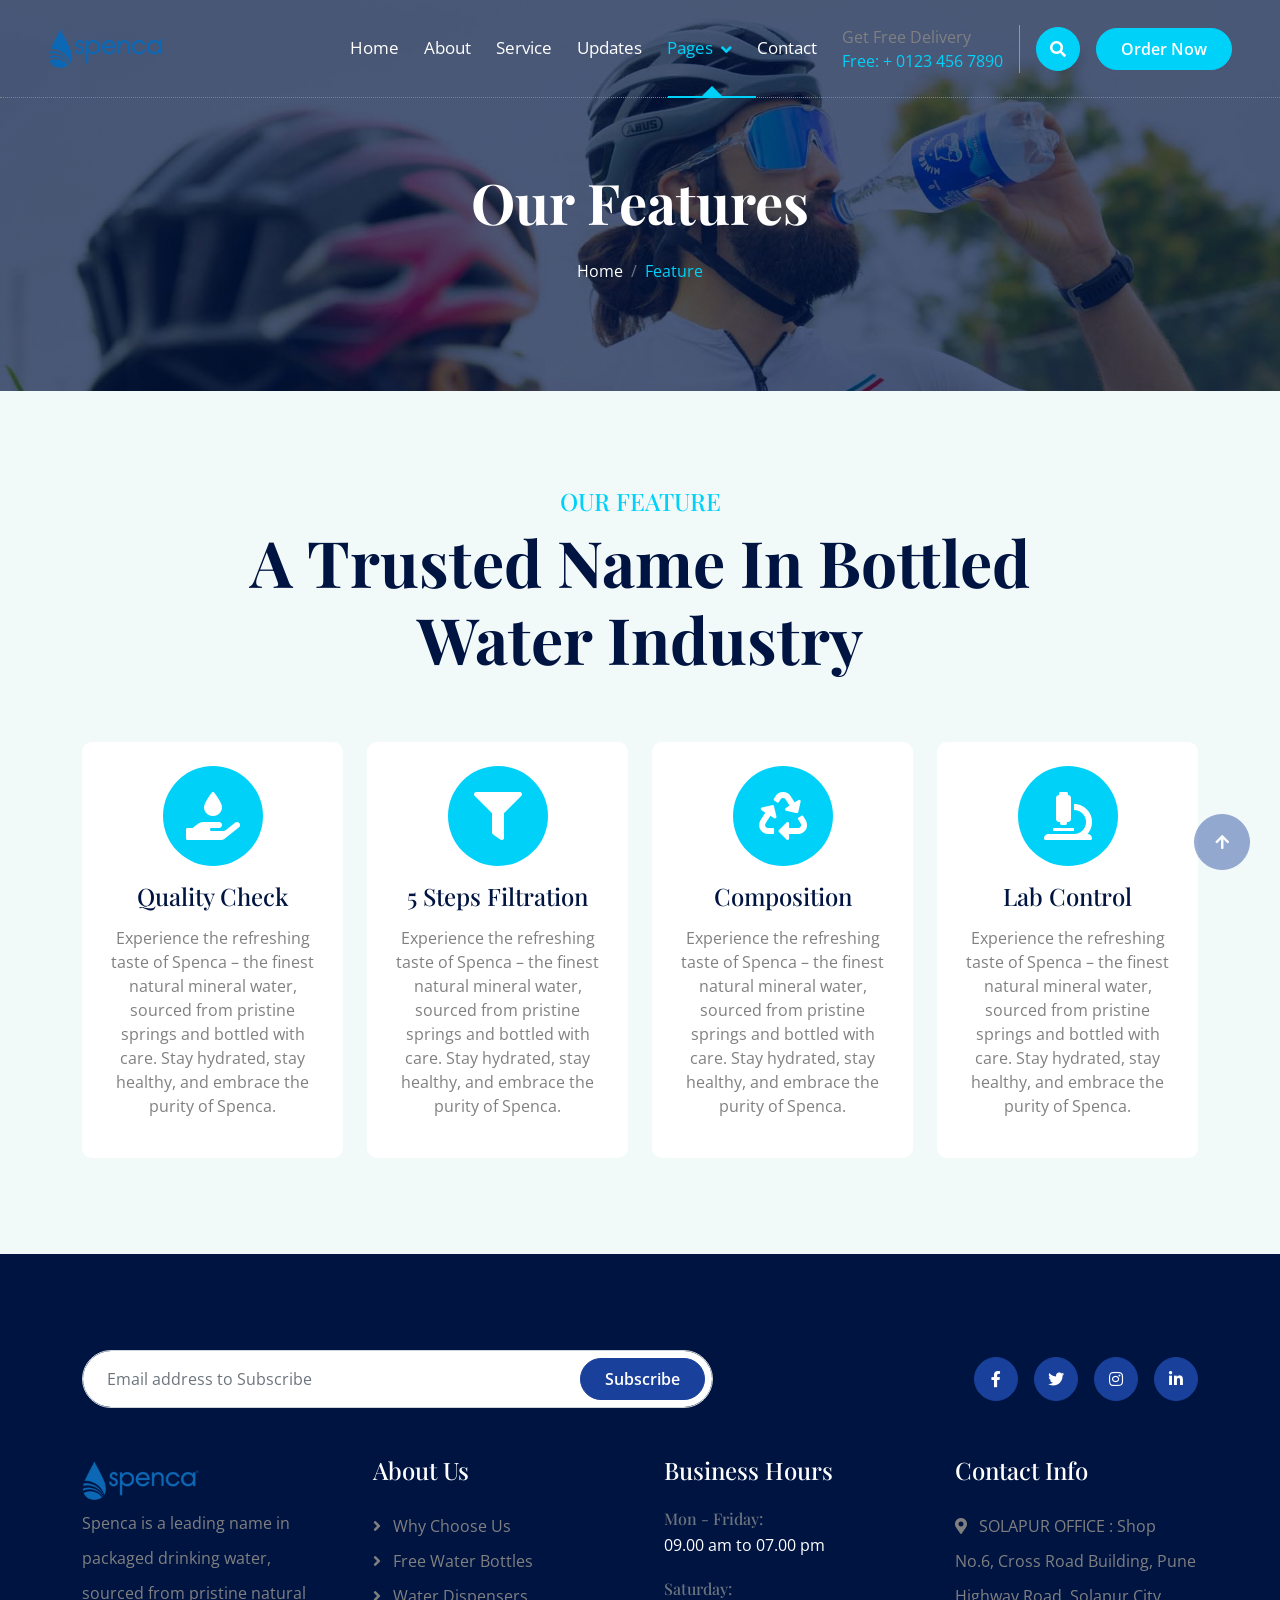
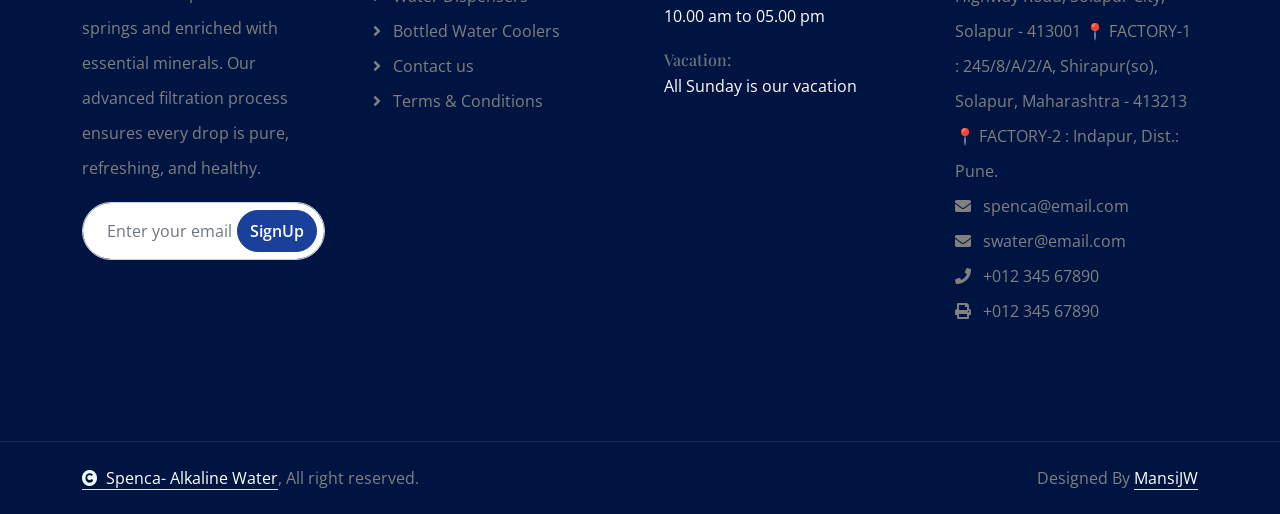
<file: feature.html>
<!DOCTYPE html>
<html lang="en">

    <head>
        <meta charset="utf-8">
        <title>Spenca - Drinking Water</title>
        <meta content="width=device-width, initial-scale=1.0" name="viewport">
        <meta content="" name="keywords">
        <meta content="" name="description">

        <!-- Google Web Fonts -->
        <link rel="preconnect" href="https://fonts.googleapis.com">
        <link rel="preconnect" href="https://fonts.gstatic.com" crossorigin>
        <link href="https://fonts.googleapis.com/css2?family=Open+Sans:ital,wdth,wght@0,75..100,300..800;1,75..100,300..800&family=Playfair+Display:ital,wght@0,400..900;1,400..900&display=swap" rel="stylesheet"> 

        <!-- Icon Font Stylesheet -->
        <link rel="stylesheet" href="https://use.fontawesome.com/releases/v5.15.4/css/all.css"/>
        <link href="https://cdn.jsdelivr.net/npm/bootstrap-icons@1.4.1/font/bootstrap-icons.css" rel="stylesheet">

        <!-- Libraries Stylesheet -->
        <link href="lib/animate/animate.min.css" rel="stylesheet">
        <link href="lib/owlcarousel/assets/owl.carousel.min.css" rel="stylesheet">


        <!-- Customized Bootstrap Stylesheet -->
        <link href="css/bootstrap.min.css" rel="stylesheet">

        <!-- Template Stylesheet -->
        <link href="css/style.css" rel="stylesheet">
    </head>

    <body>

        <!-- Spinner Start -->
        <div id="spinner" class="show bg-white position-fixed translate-middle w-100 vh-100 top-50 start-50 d-flex align-items-center justify-content-center">
            <div class="spinner-border text-primary" style="width: 3rem; height: 3rem;" role="status">
                <span class="sr-only">Loading...</span>
            </div>
        </div>
        <!-- Spinner End -->

        <!-- Navbar & Hero Start -->
        <div class="container-fluid position-relative p-0">
            <nav class="navbar navbar-expand-lg navbar-light px-4 px-lg-5 py-3 py-lg-0">
                <a href="index.html" class="navbar-brand p-0">
                    <img src="img/spenca-logo.png" alt="Spenca Logo" style="height: 50px;"> 
                </a>
                <button class="navbar-toggler" type="button" data-bs-toggle="collapse" data-bs-target="#navbarCollapse">
                    <span class="fa fa-bars"></span>
                </button>
                <div class="collapse navbar-collapse" id="navbarCollapse">
                    <div class="navbar-nav ms-auto py-0">
                        <a href="index.html" class="nav-item nav-link">Home</a>
                        <a href="about.html" class="nav-item nav-link">About</a>
                        <a href="service.html" class="nav-item nav-link">Service</a>
                        <a href="blog.html" class="nav-item nav-link">Updates</a>
                        <div class="nav-item dropdown active">
                            <a href="#" class="nav-link dropdown-toggle active" data-bs-toggle="dropdown">Pages</a>
                            <div class="dropdown-menu m-0">
                                <a href="feature.html" class="dropdown-item active">Our Feature</a>
                                <a href="product.html" class="dropdown-item">Our Product</a>
                                <a href="team.html" class="dropdown-item">Our Team</a>
                                <a href="testimonial.html" class="dropdown-item">Testimonial</a>
                            </div>
                        </div>
                        <a href="contact.html" class="nav-item nav-link">Contact</a>
                    </div>
                    <div class="d-none d-xl-flex me-3">
                        <div class="d-flex flex-column pe-3 border-end border-primary">
                            <span class="text-body">Get Free Delivery</span>
                            <a href="tel:+0987654321"><span class="text-primary">Free: + 0123 456 7890</span></a>
                        </div>
                    </div>
                    <button class="btn btn-primary btn-md-square d-flex flex-shrink-0 mb-3 mb-lg-0 rounded-circle me-3" data-bs-toggle="modal" data-bs-target="#searchModal"><i class="fas fa-search"></i></button>
                    <a href="" class="btn btn-primary rounded-pill d-inline-flex flex-shrink-0 py-2 px-4">Order Now</a>
                </div>
            </nav>

            <!-- Header Start -->
            <div class="container-fluid bg-breadcrumb">
                <div class="container text-center py-5" style="max-width: 900px;">
                    <h4 class="text-white display-4 mb-4 wow fadeInDown" data-wow-delay="0.1s">Our Features</h4>
                    <ol class="breadcrumb d-flex justify-content-center mb-0 wow fadeInDown" data-wow-delay="0.3s">
                        <li class="breadcrumb-item"><a href="index.html">Home</a></li>
                        <li class="breadcrumb-item active text-primary">Feature</li>
                    </ol>    
                </div>
            </div>
            <!-- Header End -->
        </div>
        <!-- Navbar & Hero End -->

        <!-- Modal Search Start -->
        <div class="modal fade" id="searchModal" tabindex="-1" aria-labelledby="exampleModalLabel" aria-hidden="true">
            <div class="modal-dialog modal-fullscreen">
                <div class="modal-content rounded-0">
                    <div class="modal-header">
                        <h4 class="modal-title mb-0" id="exampleModalLabel">Search by keyword</h4>
                        <button type="button" class="btn-close" data-bs-dismiss="modal" aria-label="Close"></button>
                    </div>
                    <div class="modal-body d-flex align-items-center">
                        <div class="input-group w-75 mx-auto d-flex">
                            <input type="search" class="form-control p-3" placeholder="keywords" aria-describedby="search-icon-1">
                            <span id="search-icon-1" class="input-group-text btn border p-3"><i class="fa fa-search text-white"></i></span>
                        </div>
                    </div>
                </div>
            </div>
        </div>
        <!-- Modal Search End -->

        <!-- feature Start -->
        <div class="container-fluid feature bg-light py-5">
            <div class="container py-5">
                <div class="text-center mx-auto pb-5 wow fadeInUp" data-wow-delay="0.2s" style="max-width: 800px;">
                    <h4 class="text-uppercase text-primary">Our Feature</h4>
                    <h1 class="display-3 text-capitalize mb-3">A Trusted Name In Bottled Water Industry</h1>
                </div>
                <div class="row g-4">
                    <div class=" col-md-6 col-lg-6 col-xl-3 wow fadeInUp" data-wow-delay="0.2s">
                        <div class="feature-item p-4">
                            <div class="feature-icon mb-3"><i class="fas fa-hand-holding-water text-white fa-3x"></i></div>
                            <a href="#" class="h4 mb-3">Quality Check</a>
                            <p class="mb-3">Experience the refreshing taste of Spenca – the finest natural mineral water, sourced from pristine springs and bottled with care. Stay hydrated, stay healthy, and embrace the purity of Spenca.</p>
                        </div>
                    </div>
                    <div class="col-md-6 col-lg-6 col-xl-3 wow fadeInUp" data-wow-delay="0.4s">
                        <div class="feature-item p-4">
                            <div class="feature-icon mb-3"><i class="fas fa-filter text-white fa-3x"></i></div>
                            <a href="#" class="h4 mb-3">5 Steps Filtration</a>
                            <p class="mb-3">Experience the refreshing taste of Spenca – the finest natural mineral water, sourced from pristine springs and bottled with care. Stay hydrated, stay healthy, and embrace the purity of Spenca.</p>
                        </div>
                    </div>
                    <div class="col-md-6 col-lg-6 col-xl-3 wow fadeInUp" data-wow-delay="0.6s">
                        <div class="feature-item p-4">
                            <div class="feature-icon mb-3"><i class="fas fa-recycle text-white fa-3x"></i></div>
                            <a href="#" class="h4 mb-3">Composition</a>
                            <p class="mb-3">Experience the refreshing taste of Spenca – the finest natural mineral water, sourced from pristine springs and bottled with care. Stay hydrated, stay healthy, and embrace the purity of Spenca.</p>
                        </div>
                    </div>
                    <div class="col-md-6 col-lg-6 col-xl-3 wow fadeInUp" data-wow-delay="0.8s">
                        <div class="feature-item p-4">
                            <div class="feature-icon mb-3"><i class="fas fa-microscope text-white fa-3x"></i></div>
                            <a href="#" class="h4 mb-3">Lab Control</a>
                            <p class="mb-3">Experience the refreshing taste of Spenca – the finest natural mineral water, sourced from pristine springs and bottled with care. Stay hydrated, stay healthy, and embrace the purity of Spenca.</p>
                        </div>
                    </div>
                </div>
            </div>
        </div>
        <!-- feature End -->

        <!-- Footer Start -->
        <div class="container-fluid footer py-5 wow fadeIn" data-wow-delay="0.2s">
            <div class="container py-5">
                <div class="row g-5 mb-5 align-items-center">
                    <div class="col-lg-7">
                        <div class="position-relative mx-auto">
                            <input class="form-control rounded-pill w-100 py-3 ps-4 pe-5" type="text" placeholder="Email address to Subscribe">
                            <button type="button" class="btn btn-secondary rounded-pill position-absolute top-0 end-0 py-2 px-4 mt-2 me-2">Subscribe</button>
                        </div>
                    </div>
                    <div class="col-lg-5">
                        <div class="d-flex align-items-center justify-content-center justify-content-lg-end">
                            <a class="btn btn-secondary btn-md-square rounded-circle me-3" href=""><i class="fab fa-facebook-f"></i></a>
                            <a class="btn btn-secondary btn-md-square rounded-circle me-3" href=""><i class="fab fa-twitter"></i></a>
                            <a class="btn btn-secondary btn-md-square rounded-circle me-3" href=""><i class="fab fa-instagram"></i></a>
                            <a class="btn btn-secondary btn-md-square rounded-circle me-0" href=""><i class="fab fa-linkedin-in"></i></a>
                        </div>
                    </div>
                </div>
                <div class="row g-5">
                    <div class="col-md-6 col-lg-6 col-xl-3">
                        <div class="footer-item d-flex flex-column">
                            <div class="footer-item">
                                <img src="img/spenca-logo.png" alt="Spenca Logo" style="height: 50px;">
                                <p class="mb-3">Spenca is a leading name in packaged drinking water, sourced from pristine natural springs and enriched with essential minerals. Our advanced filtration process ensures every drop is pure, refreshing, and healthy.</p>
                            </div>
                            <div class="position-relative">
                                <input class="form-control rounded-pill w-100 py-3 ps-4 pe-5" type="text" placeholder="Enter your email">
                                <button type="button" class="btn btn-secondary rounded-pill position-absolute top-0 end-0 py-2 mt-2 me-2">SignUp</button>
                            </div>
                        </div>
                    </div>
                    <div class="col-md-6 col-lg-6 col-xl-3">
                        <div class="footer-item d-flex flex-column">
                            <h4 class="text-white mb-4">About Us</h4>
                            <a href="#"><i class="fas fa-angle-right me-2"></i> Why Choose Us</a>
                            <a href="#"><i class="fas fa-angle-right me-2"></i> Free Water Bottles</a>
                            <a href="#"><i class="fas fa-angle-right me-2"></i> Water Dispensers</a>
                            <a href="#"><i class="fas fa-angle-right me-2"></i> Bottled Water Coolers</a>
                            <a href="#"><i class="fas fa-angle-right me-2"></i> Contact us</a>
                            <a href="#"><i class="fas fa-angle-right me-2"></i> Terms & Conditions</a>
                        </div>
                    </div>
                    <div class="col-md-6 col-lg-6 col-xl-3">
                        <div class="footer-item d-flex flex-column">
                            <h4 class="text-white mb-4">Business Hours</h4>
                            <div class="mb-3">
                                <h6 class="text-muted mb-0">Mon - Friday:</h6>
                                <p class="text-white mb-0">09.00 am to 07.00 pm</p>
                            </div>
                            <div class="mb-3">
                                <h6 class="text-muted mb-0">Saturday:</h6>
                                <p class="text-white mb-0">10.00 am to 05.00 pm</p>
                            </div>
                            <div class="mb-3">
                                <h6 class="text-muted mb-0">Vacation:</h6>
                                <p class="text-white mb-0">All Sunday is our vacation</p>
                            </div>
                        </div>
                    </div>
                    <div class="col-md-6 col-lg-6 col-xl-3">
                        <div class="footer-item d-flex flex-column">
                            <h4 class="text-white mb-4">Contact Info</h4>
                            <a href="#"><i class="fa fa-map-marker-alt me-2"></i>  SOLAPUR OFFICE : Shop No.6, Cross Road Building, Pune Highway Road, Solapur City, Solapur - 413001
                                📍 FACTORY-1 : 245/8/A/2/A, Shirapur(so), Solapur, Maharashtra - 413213

                                📍 FACTORY-2 : Indapur, Dist.: Pune.</a>
                            <a href="mailto:info@example.com"><i class="fas fa-envelope me-2"></i> spenca@email.com</a>
                            <a href="mailto:info@example.com"><i class="fas fa-envelope me-2"></i> swater@email.com</a>
                            <a href="tel:+012 345 67890"><i class="fas fa-phone me-2"></i> +012 345 67890</a>
                            <a href="tel:+012 345 67890" class="mb-3"><i class="fas fa-print me-2"></i> +012 345 67890</a>
                        </div>
                    </div>
                </div>
            </div>
        </div>
        <!-- Footer End -->
        
        <!-- Copyright Start -->
        <div class="container-fluid copyright py-4">
            <div class="container">
                <div class="row g-4 align-items-center">
                    <div class="col-md-6 text-center text-md-start mb-md-0">
                        <span class="text-body"><a href="#" class="border-bottom text-white"><i class="fas fa-copyright text-light me-2"></i>Spenca- Alkaline Water</a>, All right reserved.</span>
                    </div>
                    <div class="col-md-6 text-center text-md-end text-body">
                        <!--/*** This template is free as long as you keep the below author’s credit link/attribution link/backlink. ***/-->
                        <!--/*** If you'd like to use the template without the below author’s credit link/attribution link/backlink, ***/-->
                        <!--/*** you can purchase the Credit Removal License from "https://htmlcodex.com/credit-removal". ***/-->
                        Designed By <a class="border-bottom text-white" href="https://htmlcodex.com">MansiJW</a>
                    </div>
                </div>
            </div>
        </div>
        <!-- Copyright End -->


        <!-- Back to Top -->
        <a href="#" class="btn btn-secondary btn-lg-square rounded-circle back-to-top"><i class="fa fa-arrow-up"></i></a>   

        
    <!-- JavaScript Libraries -->
    <script src="https://ajax.googleapis.com/ajax/libs/jquery/3.6.4/jquery.min.js"></script>
    <script src="https://cdn.jsdelivr.net/npm/bootstrap@5.0.0/dist/js/bootstrap.bundle.min.js"></script>
    <script src="lib/wow/wow.min.js"></script>
    <script src="lib/easing/easing.min.js"></script>
    <script src="lib/waypoints/waypoints.min.js"></script>
    <script src="lib/counterup/counterup.min.js"></script>
    <script src="lib/owlcarousel/owl.carousel.min.js"></script>
    

    <!-- Template Javascript -->
    <script src="js/main.js"></script>
    </body>

</html>
</file>
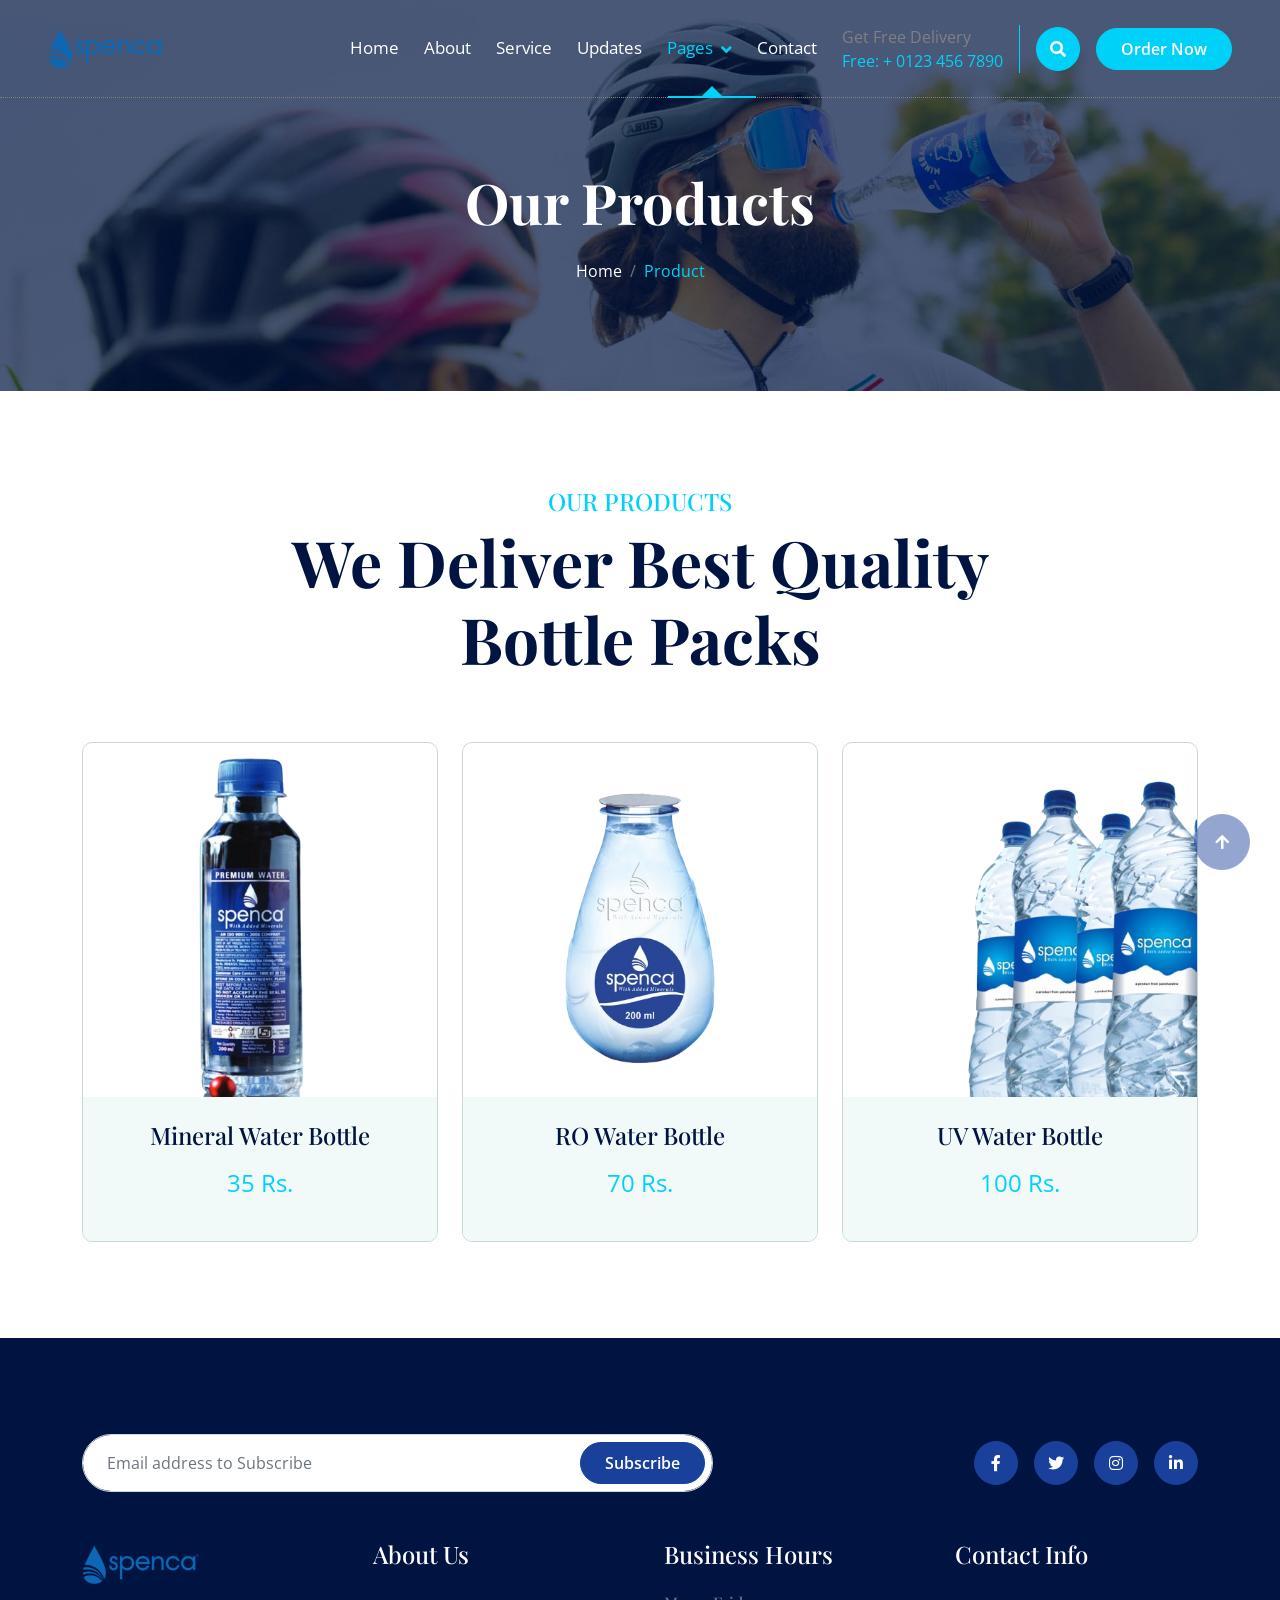
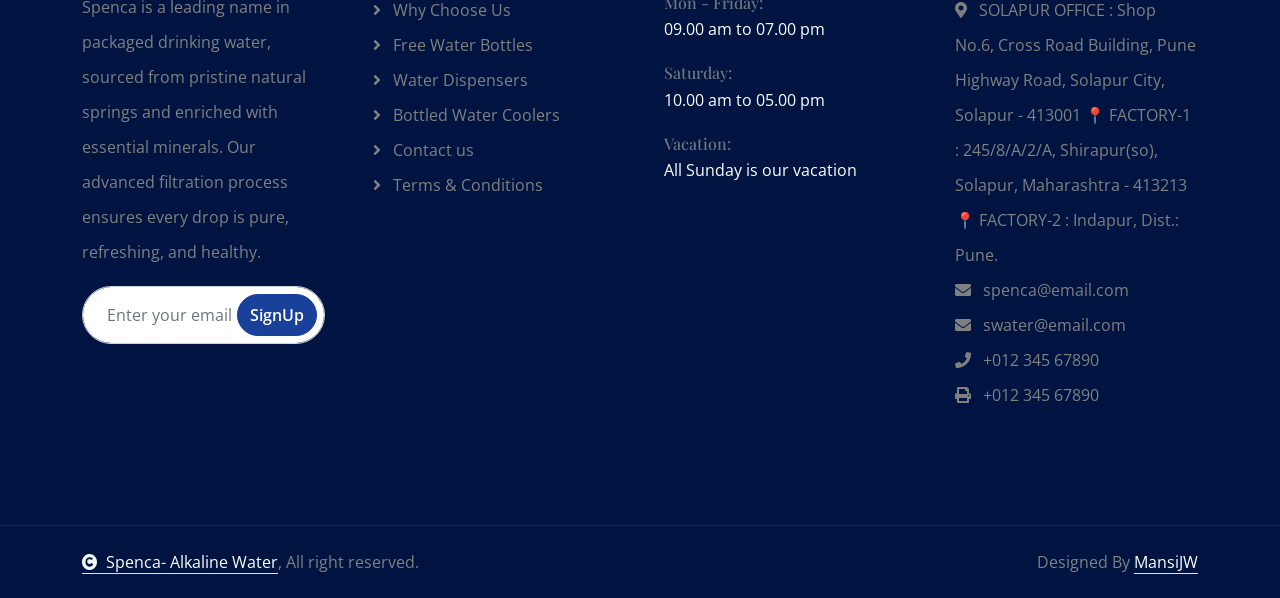
<file: product.html>
<!DOCTYPE html>
<html lang="en">

    <head>
        <meta charset="utf-8">
        <title>Spenca - Drinking Water</title>
        <meta content="width=device-width, initial-scale=1.0" name="viewport">
        <meta content="" name="keywords">
        <meta content="" name="description">

        <!-- Google Web Fonts -->
        <link rel="preconnect" href="https://fonts.googleapis.com">
        <link rel="preconnect" href="https://fonts.gstatic.com" crossorigin>
        <link href="https://fonts.googleapis.com/css2?family=Open+Sans:ital,wdth,wght@0,75..100,300..800;1,75..100,300..800&family=Playfair+Display:ital,wght@0,400..900;1,400..900&display=swap" rel="stylesheet"> 

        <!-- Icon Font Stylesheet -->
        <link rel="stylesheet" href="https://use.fontawesome.com/releases/v5.15.4/css/all.css"/>
        <link href="https://cdn.jsdelivr.net/npm/bootstrap-icons@1.4.1/font/bootstrap-icons.css" rel="stylesheet">

        <!-- Libraries Stylesheet -->
        <link href="lib/animate/animate.min.css" rel="stylesheet">
        <link href="lib/owlcarousel/assets/owl.carousel.min.css" rel="stylesheet">


        <!-- Customized Bootstrap Stylesheet -->
        <link href="css/bootstrap.min.css" rel="stylesheet">

        <!-- Template Stylesheet -->
        <link href="css/style.css" rel="stylesheet">
    </head>

    <body>

        <!-- Spinner Start -->
        <div id="spinner" class="show bg-white position-fixed translate-middle w-100 vh-100 top-50 start-50 d-flex align-items-center justify-content-center">
            <div class="spinner-border text-primary" style="width: 3rem; height: 3rem;" role="status">
                <span class="sr-only">Loading...</span>
            </div>
        </div>
        <!-- Spinner End -->

        <!-- Navbar & Hero Start -->
        <div class="container-fluid position-relative p-0">
            <nav class="navbar navbar-expand-lg navbar-light px-4 px-lg-5 py-3 py-lg-0">
                <a href="index.html" class="navbar-brand p-0">
                    <img src="img/spenca-logo.png" alt="Spenca Logo" style="height: 50px;"> 
                </a>
                <button class="navbar-toggler" type="button" data-bs-toggle="collapse" data-bs-target="#navbarCollapse">
                    <span class="fa fa-bars"></span>
                </button>
                <div class="collapse navbar-collapse" id="navbarCollapse">
                    <div class="navbar-nav ms-auto py-0">
                        <a href="index.html" class="nav-item nav-link">Home</a>
                        <a href="about.html" class="nav-item nav-link">About</a>
                        <a href="service.html" class="nav-item nav-link">Service</a>
                        <a href="blog.html" class="nav-item nav-link">Updates</a>
                        <div class="nav-item dropdown active">
                            <a href="#" class="nav-link dropdown-toggle active" data-bs-toggle="dropdown">Pages</a>
                            <div class="dropdown-menu m-0">
                                <a href="feature.html" class="dropdown-item">Our Feature</a>
                                <a href="product.html" class="dropdown-item active">Our Product</a>
                                <a href="team.html" class="dropdown-item">Our Team</a>
                                <a href="testimonial.html" class="dropdown-item">Testimonial</a>
                            </div>
                        </div>
                        <a href="contact.html" class="nav-item nav-link">Contact</a>
                    </div>
                    <div class="d-none d-xl-flex me-3">
                        <div class="d-flex flex-column pe-3 border-end border-primary">
                            <span class="text-body">Get Free Delivery</span>
                            <a href="tel:+0987654321"><span class="text-primary">Free: + 0123 456 7890</span></a>
                        </div>
                    </div>
                    <button class="btn btn-primary btn-md-square d-flex flex-shrink-0 mb-3 mb-lg-0 rounded-circle me-3" data-bs-toggle="modal" data-bs-target="#searchModal"><i class="fas fa-search"></i></button>
                    <a href="" class="btn btn-primary rounded-pill d-inline-flex flex-shrink-0 py-2 px-4">Order Now</a>
                </div>
            </nav>

            <!-- Header Start -->
            <div class="container-fluid bg-breadcrumb">
                <div class="container text-center py-5" style="max-width: 900px;">
                    <h4 class="text-white display-4 mb-4 wow fadeInDown" data-wow-delay="0.1s">Our Products</h4>
                    <ol class="breadcrumb d-flex justify-content-center mb-0 wow fadeInDown" data-wow-delay="0.3s">
                        <li class="breadcrumb-item"><a href="index.html">Home</a></li>
                        <li class="breadcrumb-item active text-primary">Product</li>
                    </ol>    
                </div>
            </div>
            <!-- Header End -->
        </div>
        <!-- Navbar & Hero End -->

        <!-- Modal Search Start -->
        <div class="modal fade" id="searchModal" tabindex="-1" aria-labelledby="exampleModalLabel" aria-hidden="true">
            <div class="modal-dialog modal-fullscreen">
                <div class="modal-content rounded-0">
                    <div class="modal-header">
                        <h4 class="modal-title mb-0" id="exampleModalLabel">Search by keyword</h4>
                        <button type="button" class="btn-close" data-bs-dismiss="modal" aria-label="Close"></button>
                    </div>
                    <div class="modal-body d-flex align-items-center">
                        <div class="input-group w-75 mx-auto d-flex">
                            <input type="search" class="form-control p-3" placeholder="keywords" aria-describedby="search-icon-1">
                            <span id="search-icon-1" class="input-group-text btn border p-3"><i class="fa fa-search text-white"></i></span>
                        </div>
                    </div>
                </div>
            </div>
        </div>
        <!-- Modal Search End -->

        <!-- Products Start -->
        <div class="container-fluid product py-5">
            <div class="container py-5">
                <div class="text-center mx-auto pb-5 wow fadeInUp" data-wow-delay="0.2s" style="max-width: 800px;">
                    <h4 class="text-uppercase text-primary">Our Products</h4>
                    <h1 class="display-3 text-capitalize mb-3">We Deliver Best Quality Bottle Packs</h1>
                </div>
                <div class="row g-4 justify-content-center">
                    <div class="col-lg-6 col-xl-4 wow fadeInUp" data-wow-delay="0.2s">
                        <div class="product-item">
                            <img src="img/p1.png" class="img-fluid w-100 rounded-top"  alt="Image">
                            <div class="product-content bg-light text-center rounded-bottom p-4">
                                <a href="#" class="h4 d-inline-block mb-3">Mineral Water Bottle</a>
                                <p class="fs-4 text-primary mb-3">35 Rs.</p>
                            </div>
                        </div>
                    </div>
                    <div class="col-lg-6 col-xl-4 wow fadeInUp" data-wow-delay="0.4s">
                        <div class="product-item">
                            <img src="img/p2.png" class="img-fluid w-100 rounded-top"  alt="Image">
                            <div class="product-content bg-light text-center rounded-bottom p-4">
                                <a href="#" class="h4 d-inline-block mb-3">RO Water Bottle</a>
                                <p class="fs-4 text-primary mb-3">70 Rs.</p>
                            </div>
                        </div>
                    </div>
                    <div class="col-lg-6 col-xl-4 wow fadeInUp" data-wow-delay="0.6s">
                        <div class="product-item">
                            <img src="img/p3.png" class="img-fluid w-100 rounded-top"  alt="Image">
                            <div class="product-content bg-light text-center rounded-bottom p-4">
                                <a href="#" class="h4 d-inline-block mb-3">UV Water Bottle</a>
                                <p class="fs-4 text-primary mb-3">100 Rs.</p>
                            </div>
                        </div>
                    </div>
                </div>
            </div>
        </div>
        <!-- Products End -->

        <!-- Footer Start -->
        <div class="container-fluid footer py-5 wow fadeIn" data-wow-delay="0.2s">
            <div class="container py-5">
                <div class="row g-5 mb-5 align-items-center">
                    <div class="col-lg-7">
                        <div class="position-relative mx-auto">
                            <input class="form-control rounded-pill w-100 py-3 ps-4 pe-5" type="text" placeholder="Email address to Subscribe">
                            <button type="button" class="btn btn-secondary rounded-pill position-absolute top-0 end-0 py-2 px-4 mt-2 me-2">Subscribe</button>
                        </div>
                    </div>
                    <div class="col-lg-5">
                        <div class="d-flex align-items-center justify-content-center justify-content-lg-end">
                            <a class="btn btn-secondary btn-md-square rounded-circle me-3" href=""><i class="fab fa-facebook-f"></i></a>
                            <a class="btn btn-secondary btn-md-square rounded-circle me-3" href=""><i class="fab fa-twitter"></i></a>
                            <a class="btn btn-secondary btn-md-square rounded-circle me-3" href=""><i class="fab fa-instagram"></i></a>
                            <a class="btn btn-secondary btn-md-square rounded-circle me-0" href=""><i class="fab fa-linkedin-in"></i></a>
                        </div>
                    </div>
                </div>
                <div class="row g-5">
                    <div class="col-md-6 col-lg-6 col-xl-3">
                        <div class="footer-item d-flex flex-column">
                            <div class="footer-item">
                                <img src="img/spenca-logo.png" alt="Spenca Logo" style="height: 50px;">
                                <p class="mb-3">Spenca is a leading name in packaged drinking water, sourced from pristine natural springs and enriched with essential minerals. Our advanced filtration process ensures every drop is pure, refreshing, and healthy.</p>
                            </div>
                            <div class="position-relative">
                                <input class="form-control rounded-pill w-100 py-3 ps-4 pe-5" type="text" placeholder="Enter your email">
                                <button type="button" class="btn btn-secondary rounded-pill position-absolute top-0 end-0 py-2 mt-2 me-2">SignUp</button>
                            </div>
                        </div>
                    </div>
                    <div class="col-md-6 col-lg-6 col-xl-3">
                        <div class="footer-item d-flex flex-column">
                            <h4 class="text-white mb-4">About Us</h4>
                            <a href="#"><i class="fas fa-angle-right me-2"></i> Why Choose Us</a>
                            <a href="#"><i class="fas fa-angle-right me-2"></i> Free Water Bottles</a>
                            <a href="#"><i class="fas fa-angle-right me-2"></i> Water Dispensers</a>
                            <a href="#"><i class="fas fa-angle-right me-2"></i> Bottled Water Coolers</a>
                            <a href="#"><i class="fas fa-angle-right me-2"></i> Contact us</a>
                            <a href="#"><i class="fas fa-angle-right me-2"></i> Terms & Conditions</a>
                        </div>
                    </div>
                    <div class="col-md-6 col-lg-6 col-xl-3">
                        <div class="footer-item d-flex flex-column">
                            <h4 class="text-white mb-4">Business Hours</h4>
                            <div class="mb-3">
                                <h6 class="text-muted mb-0">Mon - Friday:</h6>
                                <p class="text-white mb-0">09.00 am to 07.00 pm</p>
                            </div>
                            <div class="mb-3">
                                <h6 class="text-muted mb-0">Saturday:</h6>
                                <p class="text-white mb-0">10.00 am to 05.00 pm</p>
                            </div>
                            <div class="mb-3">
                                <h6 class="text-muted mb-0">Vacation:</h6>
                                <p class="text-white mb-0">All Sunday is our vacation</p>
                            </div>
                        </div>
                    </div>
                    <div class="col-md-6 col-lg-6 col-xl-3">
                        <div class="footer-item d-flex flex-column">
                            <h4 class="text-white mb-4">Contact Info</h4>
                            <a href="#"><i class="fa fa-map-marker-alt me-2"></i>  SOLAPUR OFFICE : Shop No.6, Cross Road Building, Pune Highway Road, Solapur City, Solapur - 413001
                                📍 FACTORY-1 : 245/8/A/2/A, Shirapur(so), Solapur, Maharashtra - 413213

                                📍 FACTORY-2 : Indapur, Dist.: Pune.</a>
                            <a href="mailto:info@example.com"><i class="fas fa-envelope me-2"></i> spenca@email.com</a>
                            <a href="mailto:info@example.com"><i class="fas fa-envelope me-2"></i> swater@email.com</a>
                            <a href="tel:+012 345 67890"><i class="fas fa-phone me-2"></i> +012 345 67890</a>
                            <a href="tel:+012 345 67890" class="mb-3"><i class="fas fa-print me-2"></i> +012 345 67890</a>
                        </div>
                    </div>
                </div>
            </div>
        </div>
        <!-- Footer End -->
        
        <!-- Copyright Start -->
        <div class="container-fluid copyright py-4">
            <div class="container">
                <div class="row g-4 align-items-center">
                    <div class="col-md-6 text-center text-md-start mb-md-0">
                        <span class="text-body"><a href="#" class="border-bottom text-white"><i class="fas fa-copyright text-light me-2"></i>Spenca- Alkaline Water</a>, All right reserved.</span>
                    </div>
                    <div class="col-md-6 text-center text-md-end text-body">
                        <!--/*** This template is free as long as you keep the below author’s credit link/attribution link/backlink. ***/-->
                        <!--/*** If you'd like to use the template without the below author’s credit link/attribution link/backlink, ***/-->
                        <!--/*** you can purchase the Credit Removal License from "https://htmlcodex.com/credit-removal". ***/-->
                        Designed By <a class="border-bottom text-white" href="https://htmlcodex.com">MansiJW</a>
                    </div>
                </div>
            </div>
        </div>
        <!-- Copyright End -->


        <!-- Back to Top -->
        <a href="#" class="btn btn-secondary btn-lg-square rounded-circle back-to-top"><i class="fa fa-arrow-up"></i></a>   

        
    <!-- JavaScript Libraries -->
    <script src="https://ajax.googleapis.com/ajax/libs/jquery/3.6.4/jquery.min.js"></script>
    <script src="https://cdn.jsdelivr.net/npm/bootstrap@5.0.0/dist/js/bootstrap.bundle.min.js"></script>
    <script src="lib/wow/wow.min.js"></script>
    <script src="lib/easing/easing.min.js"></script>
    <script src="lib/waypoints/waypoints.min.js"></script>
    <script src="lib/counterup/counterup.min.js"></script>
    <script src="lib/owlcarousel/owl.carousel.min.js"></script>
    

    <!-- Template Javascript -->
    <script src="js/main.js"></script>
    </body>

</html>
</file>
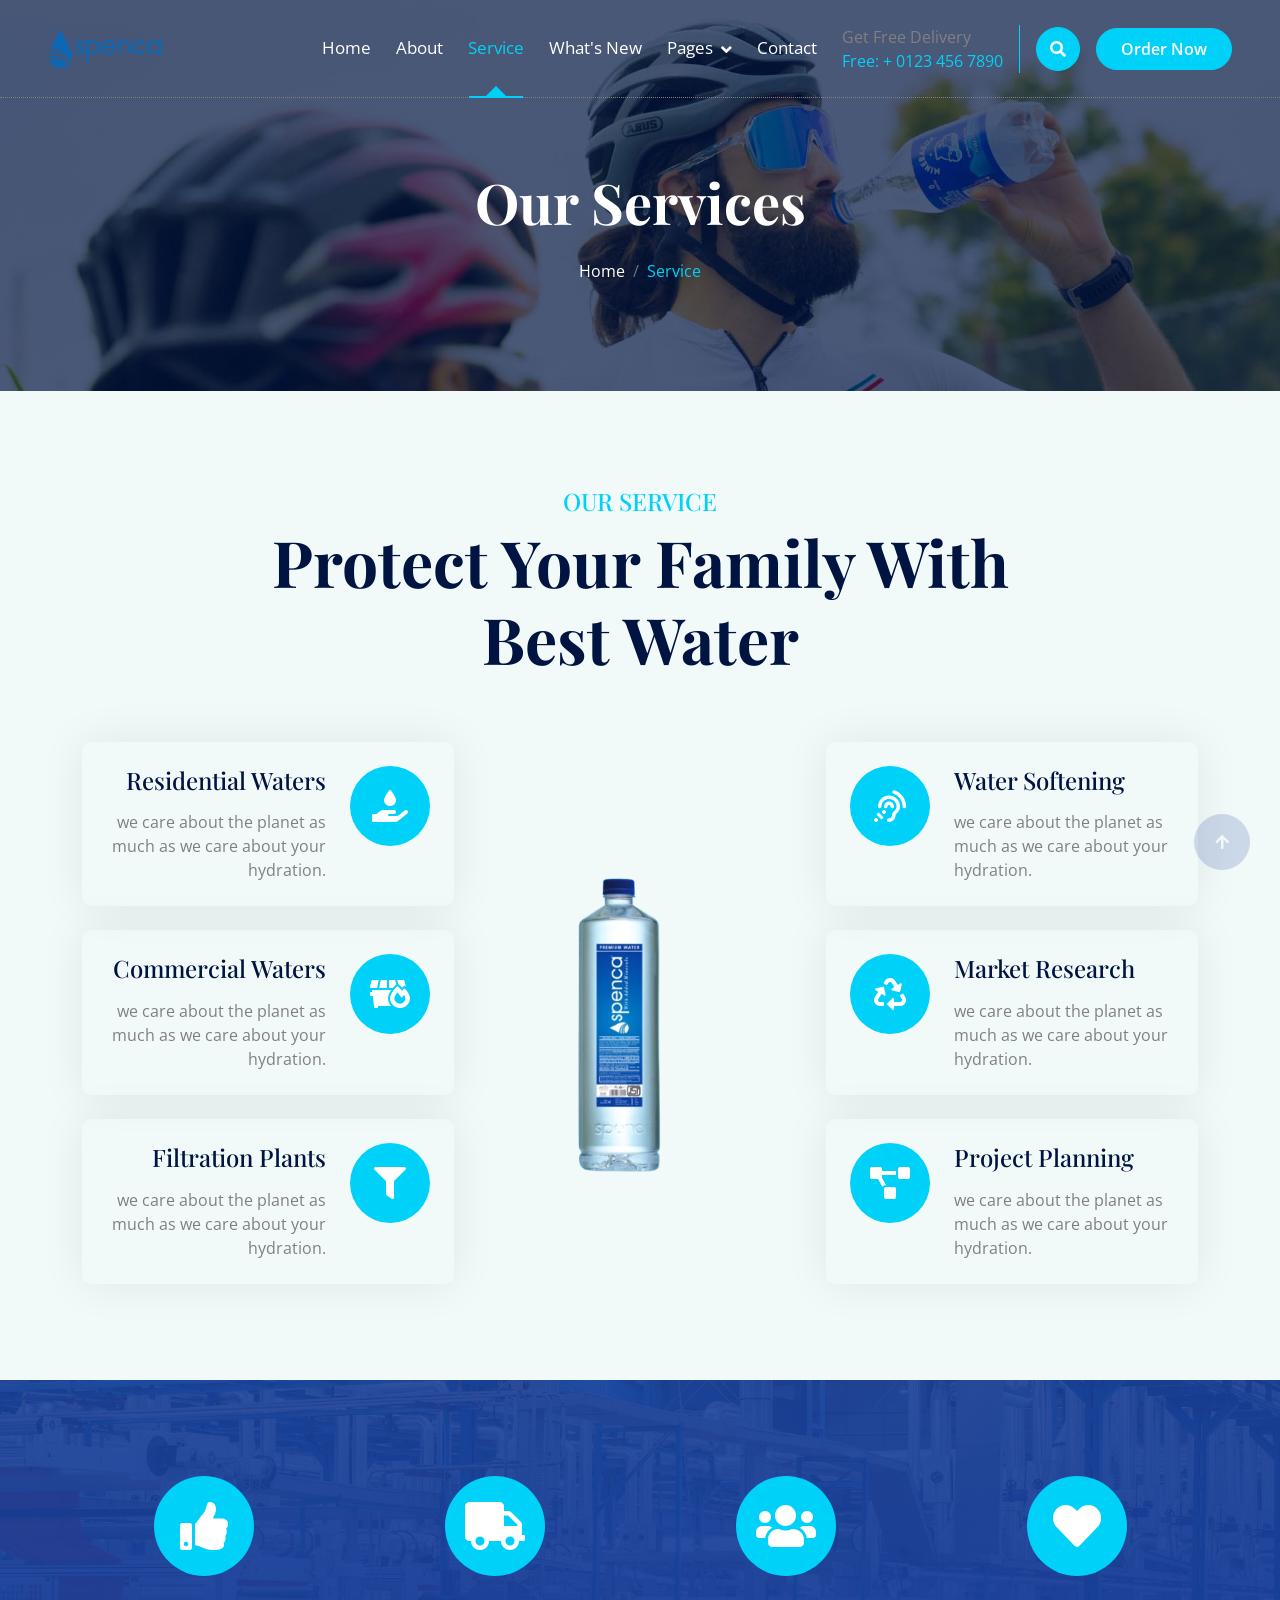
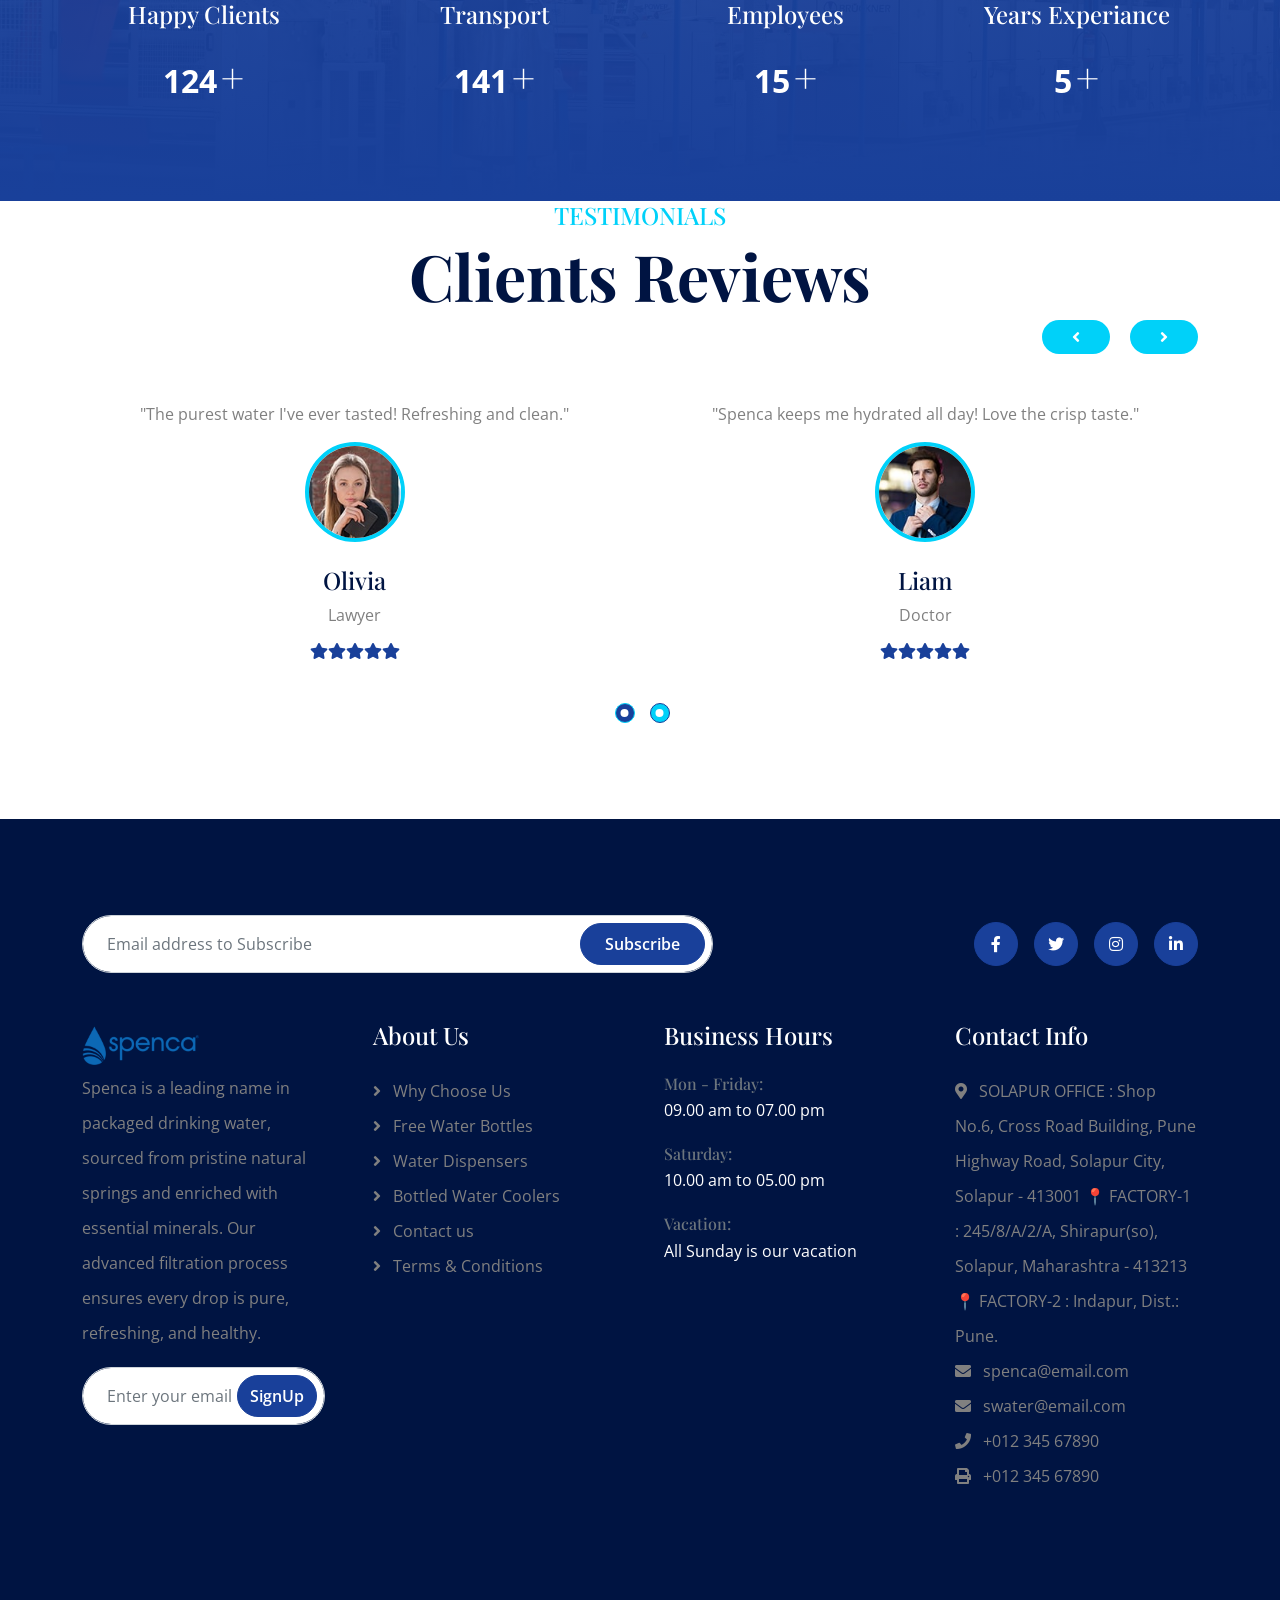
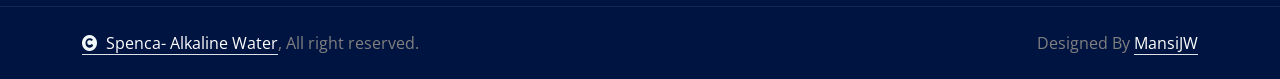
<file: service.html>
<!DOCTYPE html>
<html lang="en">

    <head>
        <meta charset="utf-8">
        <title>Spenca - Drinking Water</title>
        <meta content="width=device-width, initial-scale=1.0" name="viewport">
        <meta content="" name="keywords">
        <meta content="" name="description">

        <!-- Google Web Fonts -->
        <link rel="preconnect" href="https://fonts.googleapis.com">
        <link rel="preconnect" href="https://fonts.gstatic.com" crossorigin>
        <link href="https://fonts.googleapis.com/css2?family=Open+Sans:ital,wdth,wght@0,75..100,300..800;1,75..100,300..800&family=Playfair+Display:ital,wght@0,400..900;1,400..900&display=swap" rel="stylesheet"> 

        <!-- Icon Font Stylesheet -->
        <link rel="stylesheet" href="https://use.fontawesome.com/releases/v5.15.4/css/all.css"/>
        <link href="https://cdn.jsdelivr.net/npm/bootstrap-icons@1.4.1/font/bootstrap-icons.css" rel="stylesheet">

        <!-- Libraries Stylesheet -->
        <link href="lib/animate/animate.min.css" rel="stylesheet">
        <link href="lib/owlcarousel/assets/owl.carousel.min.css" rel="stylesheet">


        <!-- Customized Bootstrap Stylesheet -->
        <link href="css/bootstrap.min.css" rel="stylesheet">

        <!-- Template Stylesheet -->
        <link href="css/style.css" rel="stylesheet">
    </head>

    <body>

        <!-- Spinner Start -->
        <div id="spinner" class="show bg-white position-fixed translate-middle w-100 vh-100 top-50 start-50 d-flex align-items-center justify-content-center">
            <div class="spinner-border text-primary" style="width: 3rem; height: 3rem;" role="status">
                <span class="sr-only">Loading...</span>
            </div>
        </div>
        <!-- Spinner End -->

        <!-- Navbar & Hero Start -->
        <div class="container-fluid position-relative p-0">
            <nav class="navbar navbar-expand-lg navbar-light px-4 px-lg-5 py-3 py-lg-0">
                <a href="index.html" class="navbar-brand p-0">
                    <img src="img/spenca-logo.png" alt="Spenca Logo" style="height: 50px;"> 
                </a>
                <button class="navbar-toggler" type="button" data-bs-toggle="collapse" data-bs-target="#navbarCollapse">
                    <span class="fa fa-bars"></span>
                </button>
                <div class="collapse navbar-collapse" id="navbarCollapse">
                    <div class="navbar-nav ms-auto py-0">
                        <a href="index.html" class="nav-item nav-link">Home</a>
                        <a href="about.html" class="nav-item nav-link">About</a>
                        <a href="service.html" class="nav-item nav-link active">Service</a>
                        <a href="blog.html" class="nav-item nav-link">What's New</a>
                        <div class="nav-item dropdown">
                            <a href="#" class="nav-link dropdown-toggle" data-bs-toggle="dropdown">Pages</a>
                            <div class="dropdown-menu m-0">
                                <a href="feature.html" class="dropdown-item">Our Feature</a>
                                <a href="product.html" class="dropdown-item">Our Product</a>
                                <a href="team.html" class="dropdown-item">Our Team</a>
                                <a href="testimonial.html" class="dropdown-item">Testimonial</a>
                            </div>
                        </div>
                        <a href="contact.html" class="nav-item nav-link">Contact</a>
                    </div>
                    <div class="d-none d-xl-flex me-3">
                        <div class="d-flex flex-column pe-3 border-end border-primary">
                            <span class="text-body">Get Free Delivery</span>
                            <a href="tel:+0987654321"><span class="text-primary">Free: + 0123 456 7890</span></a>
                        </div>
                    </div>
                    <button class="btn btn-primary btn-md-square d-flex flex-shrink-0 mb-3 mb-lg-0 rounded-circle me-3" data-bs-toggle="modal" data-bs-target="#searchModal"><i class="fas fa-search"></i></button>
                    <a href="" class="btn btn-primary rounded-pill d-inline-flex flex-shrink-0 py-2 px-4">Order Now</a>
                </div>
            </nav>

            <!-- Header Start -->
            <div class="container-fluid bg-breadcrumb">
                <div class="container text-center py-5" style="max-width: 900px;">
                    <h4 class="text-white display-4 mb-4 wow fadeInDown" data-wow-delay="0.1s">Our Services</h4>
                    <ol class="breadcrumb d-flex justify-content-center mb-0 wow fadeInDown" data-wow-delay="0.3s">
                        <li class="breadcrumb-item"><a href="index.html">Home</a></li>
                        <li class="breadcrumb-item active text-primary">Service</li>
                    </ol>    
                </div>
            </div>
            <!-- Header End -->
        </div>
        <!-- Navbar & Hero End -->

        <!-- Modal Search Start -->
        <div class="modal fade" id="searchModal" tabindex="-1" aria-labelledby="exampleModalLabel" aria-hidden="true">
            <div class="modal-dialog modal-fullscreen">
                <div class="modal-content rounded-0">
                    <div class="modal-header">
                        <h4 class="modal-title mb-0" id="exampleModalLabel">Search by keyword</h4>
                        <button type="button" class="btn-close" data-bs-dismiss="modal" aria-label="Close"></button>
                    </div>
                    <div class="modal-body d-flex align-items-center">
                        <div class="input-group w-75 mx-auto d-flex">
                            <input type="search" class="form-control p-3" placeholder="keywords" aria-describedby="search-icon-1">
                            <span id="search-icon-1" class="input-group-text btn border p-3"><i class="fa fa-search text-white"></i></span>
                        </div>
                    </div>
                </div>
            </div>
        </div>
        <!-- Modal Search End -->

        <!-- Service Start -->
        <div class="container-fluid service bg-light overflow-hidden py-5">
            <div class="container py-5">
                <div class="text-center mx-auto pb-5 wow fadeInUp" data-wow-delay="0.2s" style="max-width: 800px;">
                    <h4 class="text-uppercase text-primary">Our Service</h4>
                    <h1 class="display-3 text-capitalize mb-3">Protect Your Family with Best Water</h1>
                </div>
                <div class="row gx-0 gy-4 align-items-center">
                    <div class="col-lg-6 col-xl-4 wow fadeInLeft" data-wow-delay="0.2s">
                        <div class="service-item rounded p-4 mb-4">
                            <div class="row">
                                <div class="col-12">
                                    <div class="d-flex">
                                        <div class="service-content text-end">
                                            <a href="#" class="h4 d-inline-block mb-3">Residential Waters</a>
                                            <p class="mb-0"> we care about the planet as much as we care about your hydration.</p>
                                        </div>
                                        <div class="ps-4">
                                            <div class="service-btn"><i class="fas fa-hand-holding-water text-white fa-2x"></i></div>
                                        </div>
                                    </div>
                                </div>
                            </div>
                        </div>
                        <div class="service-item rounded p-4 mb-4">
                            <div class="row">
                                <div class="col-12">
                                    <div class="d-flex">
                                        <div class="service-content text-end">
                                            <a href="#" class="h4 d-inline-block mb-3">Commercial Waters</a>
                                            <p class="mb-0"> we care about the planet as much as we care about your hydration.</p>
                                        </div>
                                        <div class="ps-4">
                                            <div class="service-btn"><i class="fas fa-dumpster-fire text-white fa-2x"></i></div>
                                        </div>
                                    </div>
                                </div>
                            </div>
                        </div>
                        <div class="service-item rounded p-4 mb-0">
                            <div class="row">
                                <div class="col-12">
                                    <div class="d-flex">
                                        <div class="service-content text-end">
                                            <a href="#" class="h4 d-inline-block mb-3">Filtration Plants</a>
                                            <p class="mb-0"> we care about the planet as much as we care about your hydration.</p>
                                        </div>
                                        <div class="ps-4">
                                            <div class="service-btn"><i class="fas fa-filter text-white fa-2x"></i></div>
                                        </div>
                                    </div>
                                </div>
                            </div>
                        </div>
                    </div>
                    <div class="col-lg-6 col-xl-4 wow fadeInUp" data-wow-delay="0.3s">
                        <div class="bg-transparent">
                            <img src="img/water.png" class="img-fluid w-100" alt="">
                        </div>
                    </div>
                    <div class="col-lg-6 col-xl-4 wow fadeInRight" data-wow-delay="0.2s">
                        <div class="service-item rounded p-4 mb-4">
                            <div class="row">
                                <div class="col-12">
                                    <div class="d-flex">
                                        <div class="pe-4">
                                            <div class="service-btn"><i class="fas fa-assistive-listening-systems text-white fa-2x"></i></div>
                                        </div>
                                        <div class="service-content">
                                            <a href="#" class="h4 d-inline-block mb-3">Water Softening</a>
                                            <p class="mb-0"> we care about the planet as much as we care about your hydration.</p>
                                        </div>
                                    </div>
                                </div>
                            </div>
                        </div>
                        <div class="service-item rounded p-4 mb-4">
                            <div class="row">
                                <div class="col-12">
                                    <div class="d-flex">
                                        <div class="pe-4">
                                            <div class="service-btn"><i class="fas fa-recycle text-white fa-2x"></i></div>
                                        </div>
                                        <div class="service-content">
                                            <a href="#" class="h4 d-inline-block mb-3">Market Research</a>
                                            <p class="mb-0"> we care about the planet as much as we care about your hydration.</p>
                                        </div>
                                    </div>
                                </div>
                            </div>
                        </div>
                        <div class="service-item rounded p-4 mb-0">
                            <div class="row">
                                <div class="col-12">
                                    <div class="d-flex">
                                        <div class="pe-4">
                                            <div class="service-btn"><i class="fas fa-project-diagram text-white fa-2x"></i></div>
                                        </div>
                                        <div class="service-content">
                                            <a href="#" class="h4 d-inline-block mb-3">Project Planning</a>
                                            <p class="mb-0"> we care about the planet as much as we care about your hydration.</p>
                                        </div>
                                    </div>
                                </div>
                            </div>
                        </div>
                    </div>
                </div>
            </div>
        </div>
        <!-- Service End -->

        <!-- Fact Counter -->
        <div class="container-fluid counter py-5">
            <div class="container py-5">
                <div class="row g-5">
                    <div class="col-md-6 col-lg-6 col-xl-3 wow fadeInUp" data-wow-delay="0.2s">
                        <div class="counter-item">
                            <div class="counter-item-icon mx-auto">
                                <i class="fas fa-thumbs-up fa-3x text-white"></i>
                            </div>
                            <h4 class="text-white my-4">Happy Clients</h4>
                            <div class="counter-counting">
                                <span class="text-white fs-2 fw-bold" data-toggle="counter-up">456</span>
                                <span class="h1 fw-bold text-white">+</span>
                            </div>
                        </div>
                    </div>
                    <div class="col-md-6 col-lg-6 col-xl-3 wow fadeInUp" data-wow-delay="0.4s">
                        <div class="counter-item">
                            <div class="counter-item-icon mx-auto">
                                <i class="fas fa-truck fa-3x text-white"></i>
                            </div>
                            <h4 class="text-white my-4">Transport</h4>
                            <div class="counter-counting">
                                <span class="text-white fs-2 fw-bold" data-toggle="counter-up">513</span>
                                <span class="h1 fw-bold text-white">+</span>
                            </div>
                        </div>
                    </div>
                    <div class="col-md-6 col-lg-6 col-xl-3 wow fadeInUp" data-wow-delay="0.6s">
                        <div class="counter-item">
                            <div class="counter-item-icon mx-auto">
                                <i class="fas fa-users fa-3x text-white"></i>
                            </div>
                            <h4 class="text-white my-4">Employees</h4>
                            <div class="counter-counting">
                                <span class="text-white fs-2 fw-bold" data-toggle="counter-up">53</span>
                                <span class="h1 fw-bold text-white">+</span>
                            </div>
                        </div>
                    </div>
                    <div class="col-md-6 col-lg-6 col-xl-3 wow fadeInUp" data-wow-delay="0.8s">
                        <div class="counter-item">
                            <div class="counter-item-icon mx-auto">
                                <i class="fas fa-heart fa-3x text-white"></i>
                            </div>
                            <h4 class="text-white my-4">Years Experiance</h4>
                            <div class="counter-counting">
                                <span class="text-white fs-2 fw-bold" data-toggle="counter-up">17</span>
                                <span class="h1 fw-bold text-white">+</span>
                            </div>
                        </div>
                    </div>
                </div>
            </div>
        </div>
        <!-- Fact Counter -->

        <!-- Testimonial Start -->
        <div class="container-fluid testimonial pb-5">
            <div class="container pb-5">
                <div class="text-center mx-auto pb-5 wow fadeInUp" data-wow-delay="0.2s" style="max-width: 800px;">
                    <h4 class="text-uppercase text-primary">Testimonials</h4>
                    <h1 class="display-3 text-capitalize mb-3">Clients reviews</h1>
                </div>
                <div class="owl-carousel testimonial-carousel wow fadeInUp" data-wow-delay="0.3s">
                    <div class="testimonial-item text-center p-4">
                        <p> "The purest water I've ever tasted! Refreshing and clean."
                        </p>
                        <div class="d-flex justify-content-center mb-4">
                            <img src="img/testimonial-1.jpg" class="img-fluid border border-4 border-primary" style="width: 100px; height: 100px; border-radius: 50px;" alt="">
                        </div>
                        <div class="d-block">
                            <h4 class="text-dark">Olivia</h4>
                            <p class="m-0 pb-3">Lawyer</p>
                            <div class="d-flex justify-content-center text-secondary">
                                <i class="fas fa-star"></i>
                                <i class="fas fa-star"></i>
                                <i class="fas fa-star"></i>
                                <i class="fas fa-star"></i>
                                <i class="fas fa-star"></i>
                            </div>
                        </div>
                    </div>
                    <div class="testimonial-item text-center p-4">
                        <p>"Spenca keeps me hydrated all day! Love the crisp taste."
                        </p>
                        <div class="d-flex justify-content-center mb-4">
                            <img src="img/testimonial-2.jpg" class="img-fluid border border-4 border-primary" style="width: 100px; height: 100px; border-radius: 50px;" alt="">
                        </div>
                        <div class="d-block">
                            <h4 class="text-dark">Liam</h4>
                            <p class="m-0 pb-3">Doctor</p>
                            <div class="d-flex justify-content-center text-secondary">
                                <i class="fas fa-star"></i>
                                <i class="fas fa-star"></i>
                                <i class="fas fa-star"></i>
                                <i class="fas fa-star"></i>
                                <i class="fas fa-star"></i>
                            </div>
                        </div>
                    </div>
                    <div class="testimonial-item text-center p-4">
                        <p> "Reliable and eco-friendly! My go-to bottled water brand."
                        </p>
                        <div class="d-flex justify-content-center mb-4">
                            <img src="img/testimonial-3.jpg" class="img-fluid border border-4 border-primary" style="width: 100px; height: 100px; border-radius: 50px;" alt="">
                        </div>
                        <div class="d-block">
                            <h4 class="text-dark">Emma</h4>
                            <p class="m-0 pb-3">Engineer</p>
                            <div class="d-flex justify-content-center text-secondary">
                                <i class="fas fa-star"></i>
                                <i class="fas fa-star"></i>
                                <i class="fas fa-star"></i>
                                <i class="fas fa-star"></i>
                                <i class="fas fa-star"></i>
                            </div>
                        </div>
                    </div>
                    <div class="testimonial-item text-center p-4">
                        <p>"Perfect for my workouts and daily hydration!"
                        </p>
                        <div class="d-flex justify-content-center mb-4">
                            <img src="img/testimonial-4.jpg" class="img-fluid border border-4 border-primary" style="width: 100px; height: 100px; border-radius: 50px;" alt="">
                        </div>
                        <div class="d-block">
                            <h4 class="text-dark">Elijah</h4>
                            <p class="m-0 pb-3">Architect</p>
                            <div class="d-flex justify-content-center text-secondary">
                                <i class="fas fa-star"></i>
                                <i class="fas fa-star"></i>
                                <i class="fas fa-star"></i>
                                <i class="fas fa-star"></i>
                                <i class="fas fa-star"></i>
                            </div>
                        </div>
                    </div>
                </div>
            </div>
        </div>
        <!-- Testimonial End -->

        <!-- Footer Start -->
        <div class="container-fluid footer py-5 wow fadeIn" data-wow-delay="0.2s">
            <div class="container py-5">
                <div class="row g-5 mb-5 align-items-center">
                    <div class="col-lg-7">
                        <div class="position-relative mx-auto">
                            <input class="form-control rounded-pill w-100 py-3 ps-4 pe-5" type="text" placeholder="Email address to Subscribe">
                            <button type="button" class="btn btn-secondary rounded-pill position-absolute top-0 end-0 py-2 px-4 mt-2 me-2">Subscribe</button>
                        </div>
                    </div>
                    <div class="col-lg-5">
                        <div class="d-flex align-items-center justify-content-center justify-content-lg-end">
                            <a class="btn btn-secondary btn-md-square rounded-circle me-3" href=""><i class="fab fa-facebook-f"></i></a>
                            <a class="btn btn-secondary btn-md-square rounded-circle me-3" href=""><i class="fab fa-twitter"></i></a>
                            <a class="btn btn-secondary btn-md-square rounded-circle me-3" href=""><i class="fab fa-instagram"></i></a>
                            <a class="btn btn-secondary btn-md-square rounded-circle me-0" href=""><i class="fab fa-linkedin-in"></i></a>
                        </div>
                    </div>
                </div>
                <div class="row g-5">
                    <div class="col-md-6 col-lg-6 col-xl-3">
                        <div class="footer-item d-flex flex-column">
                            <div class="footer-item">
                                <img src="img/spenca-logo.png" alt="Spenca Logo" style="height: 50px;">
                                <p class="mb-3">Spenca is a leading name in packaged drinking water, sourced from pristine natural springs and enriched with essential minerals. Our advanced filtration process ensures every drop is pure, refreshing, and healthy.</p>
                            </div>
                            <div class="position-relative">
                                <input class="form-control rounded-pill w-100 py-3 ps-4 pe-5" type="text" placeholder="Enter your email">
                                <button type="button" class="btn btn-secondary rounded-pill position-absolute top-0 end-0 py-2 mt-2 me-2">SignUp</button>
                            </div>
                        </div>
                    </div>
                    <div class="col-md-6 col-lg-6 col-xl-3">
                        <div class="footer-item d-flex flex-column">
                            <h4 class="text-white mb-4">About Us</h4>
                            <a href="#"><i class="fas fa-angle-right me-2"></i> Why Choose Us</a>
                            <a href="#"><i class="fas fa-angle-right me-2"></i> Free Water Bottles</a>
                            <a href="#"><i class="fas fa-angle-right me-2"></i> Water Dispensers</a>
                            <a href="#"><i class="fas fa-angle-right me-2"></i> Bottled Water Coolers</a>
                            <a href="#"><i class="fas fa-angle-right me-2"></i> Contact us</a>
                            <a href="#"><i class="fas fa-angle-right me-2"></i> Terms & Conditions</a>
                        </div>
                    </div>
                    <div class="col-md-6 col-lg-6 col-xl-3">
                        <div class="footer-item d-flex flex-column">
                            <h4 class="text-white mb-4">Business Hours</h4>
                            <div class="mb-3">
                                <h6 class="text-muted mb-0">Mon - Friday:</h6>
                                <p class="text-white mb-0">09.00 am to 07.00 pm</p>
                            </div>
                            <div class="mb-3">
                                <h6 class="text-muted mb-0">Saturday:</h6>
                                <p class="text-white mb-0">10.00 am to 05.00 pm</p>
                            </div>
                            <div class="mb-3">
                                <h6 class="text-muted mb-0">Vacation:</h6>
                                <p class="text-white mb-0">All Sunday is our vacation</p>
                            </div>
                        </div>
                    </div>
                    <div class="col-md-6 col-lg-6 col-xl-3">
                        <div class="footer-item d-flex flex-column">
                            <h4 class="text-white mb-4">Contact Info</h4>
                            <a href="#"><i class="fa fa-map-marker-alt me-2"></i>  SOLAPUR OFFICE : Shop No.6, Cross Road Building, Pune Highway Road, Solapur City, Solapur - 413001
                                📍 FACTORY-1 : 245/8/A/2/A, Shirapur(so), Solapur, Maharashtra - 413213

                                📍 FACTORY-2 : Indapur, Dist.: Pune.</a>
                                <a href="mailto:info@example.com"><i class="fas fa-envelope me-2"></i> spenca@email.com</a>
                                <a href="mailto:info@example.com"><i class="fas fa-envelope me-2"></i> swater@email.com</a>
                            <a href="tel:+012 345 67890"><i class="fas fa-phone me-2"></i> +012 345 67890</a>
                            <a href="tel:+012 345 67890" class="mb-3"><i class="fas fa-print me-2"></i> +012 345 67890</a>
                        </div>
                    </div>
                </div>
            </div>
        </div>
        <!-- Footer End -->
        
        <!-- Copyright Start -->
        <div class="container-fluid copyright py-4">
            <div class="container">
                <div class="row g-4 align-items-center">
                    <div class="col-md-6 text-center text-md-start mb-md-0">
                        <span class="text-body"><a href="#" class="border-bottom text-white"><i class="fas fa-copyright text-light me-2"></i>Spenca- Alkaline Water</a>, All right reserved.</span>
                    </div>
                    <div class="col-md-6 text-center text-md-end text-body">
                        <!--/*** This template is free as long as you keep the below author’s credit link/attribution link/backlink. ***/-->
                        <!--/*** If you'd like to use the template without the below author’s credit link/attribution link/backlink, ***/-->
                        <!--/*** you can purchase the Credit Removal License from "https://htmlcodex.com/credit-removal". ***/-->
                        Designed By <a class="border-bottom text-white" href="https://htmlcodex.com">MansiJW</a>
                    </div>
                </div>
            </div>
        </div>
        <!-- Copyright End -->


        <!-- Back to Top -->
        <a href="#" class="btn btn-secondary btn-lg-square rounded-circle back-to-top"><i class="fa fa-arrow-up"></i></a>   

        
    <!-- JavaScript Libraries -->
    <script src="https://ajax.googleapis.com/ajax/libs/jquery/3.6.4/jquery.min.js"></script>
    <script src="https://cdn.jsdelivr.net/npm/bootstrap@5.0.0/dist/js/bootstrap.bundle.min.js"></script>
    <script src="lib/wow/wow.min.js"></script>
    <script src="lib/easing/easing.min.js"></script>
    <script src="lib/waypoints/waypoints.min.js"></script>
    <script src="lib/counterup/counterup.min.js"></script>
    <script src="lib/owlcarousel/owl.carousel.min.js"></script>
    

    <!-- Template Javascript -->
    <script src="js/main.js"></script>
    </body>

</html>
</file>
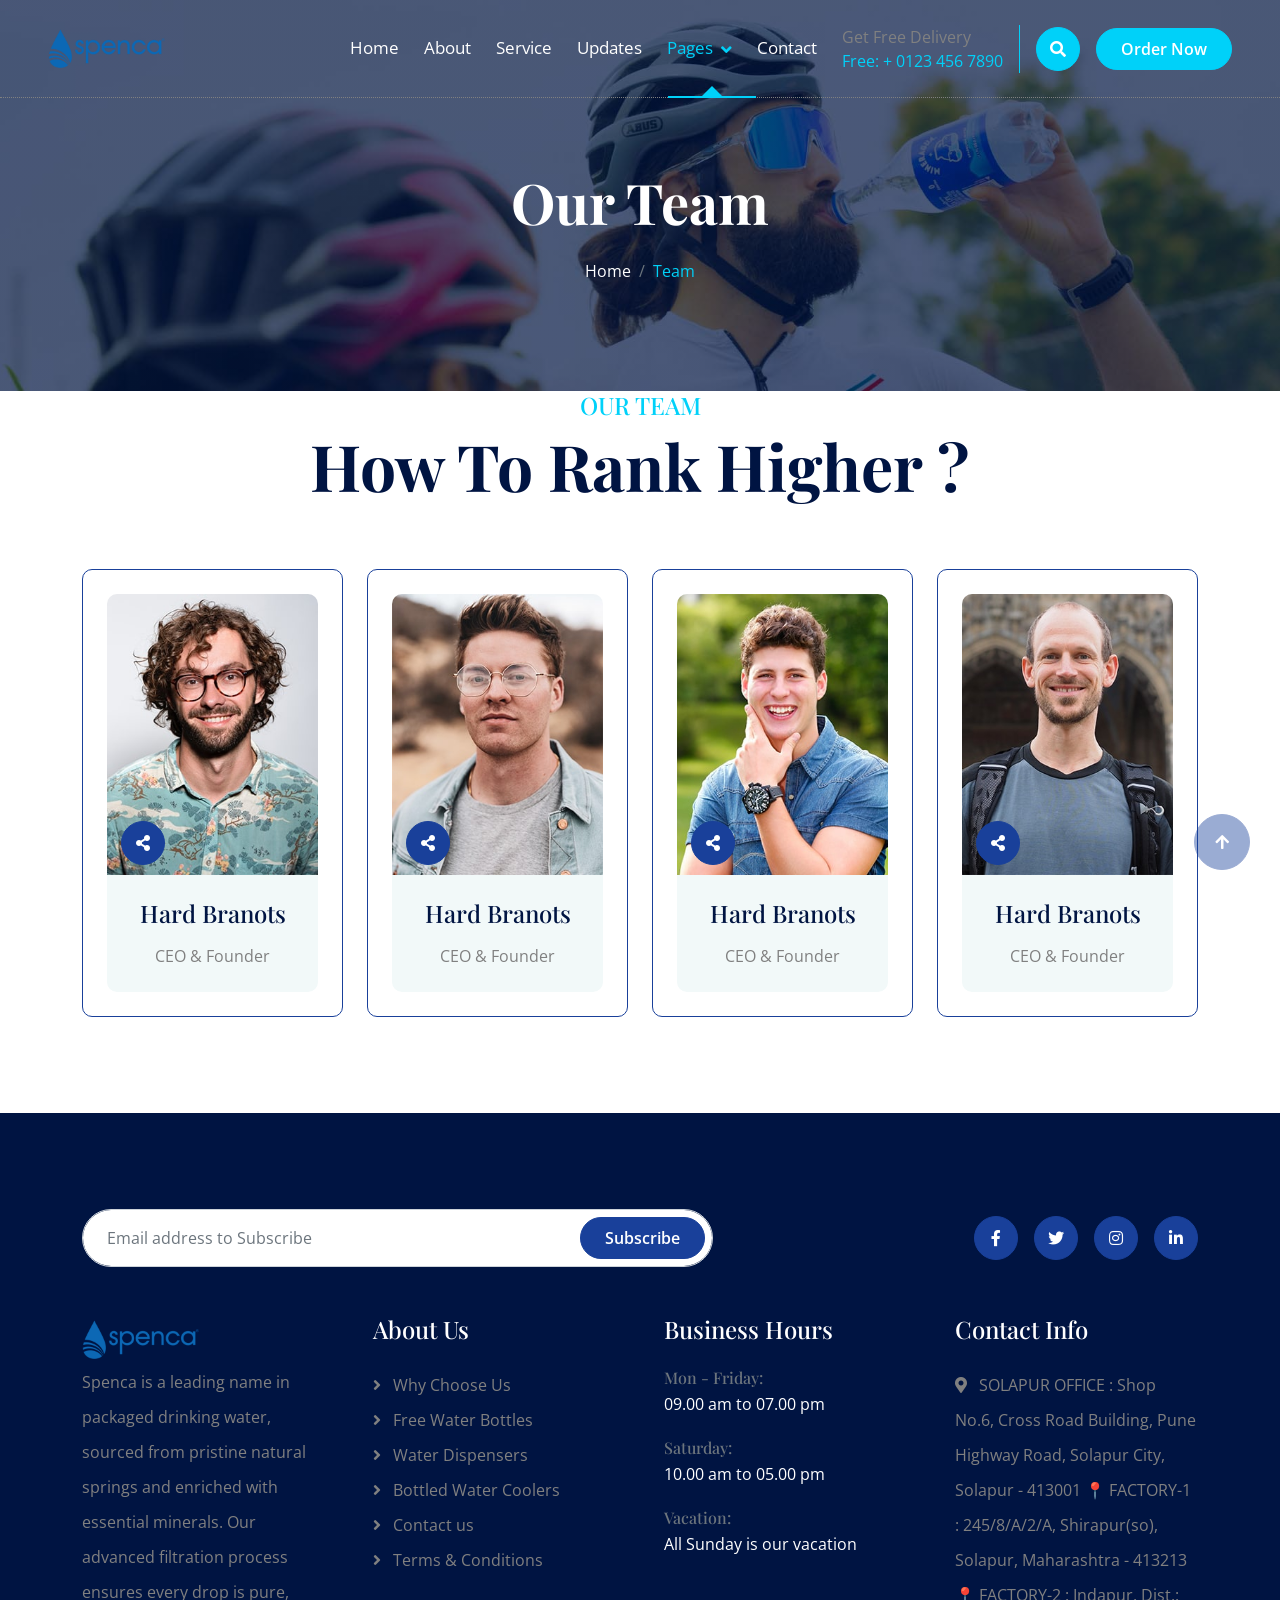
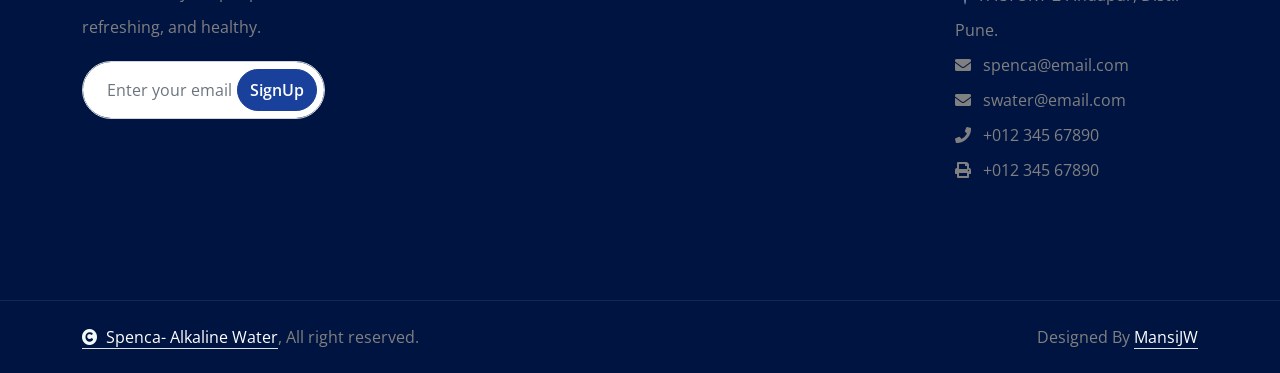
<file: team.html>
<!DOCTYPE html>
<html lang="en">

    <head>
        <meta charset="utf-8">
        <title>Spenca - Drinking Water</title>
        <meta content="width=device-width, initial-scale=1.0" name="viewport">
        <meta content="" name="keywords">
        <meta content="" name="description">

        <!-- Google Web Fonts -->
        <link rel="preconnect" href="https://fonts.googleapis.com">
        <link rel="preconnect" href="https://fonts.gstatic.com" crossorigin>
        <link href="https://fonts.googleapis.com/css2?family=Open+Sans:ital,wdth,wght@0,75..100,300..800;1,75..100,300..800&family=Playfair+Display:ital,wght@0,400..900;1,400..900&display=swap" rel="stylesheet"> 

        <!-- Icon Font Stylesheet -->
        <link rel="stylesheet" href="https://use.fontawesome.com/releases/v5.15.4/css/all.css"/>
        <link href="https://cdn.jsdelivr.net/npm/bootstrap-icons@1.4.1/font/bootstrap-icons.css" rel="stylesheet">

        <!-- Libraries Stylesheet -->
        <link href="lib/animate/animate.min.css" rel="stylesheet">
        <link href="lib/owlcarousel/assets/owl.carousel.min.css" rel="stylesheet">


        <!-- Customized Bootstrap Stylesheet -->
        <link href="css/bootstrap.min.css" rel="stylesheet">

        <!-- Template Stylesheet -->
        <link href="css/style.css" rel="stylesheet">
    </head>

    <body>

        <!-- Spinner Start -->
        <div id="spinner" class="show bg-white position-fixed translate-middle w-100 vh-100 top-50 start-50 d-flex align-items-center justify-content-center">
            <div class="spinner-border text-primary" style="width: 3rem; height: 3rem;" role="status">
                <span class="sr-only">Loading...</span>
            </div>
        </div>
        <!-- Spinner End -->

        <!-- Navbar & Hero Start -->
        <div class="container-fluid position-relative p-0">
            <nav class="navbar navbar-expand-lg navbar-light px-4 px-lg-5 py-3 py-lg-0">
                <a href="index.html" class="navbar-brand p-0">
                    <img src="img/spenca-logo.png" alt="Spenca Logo" style="height: 50px;"> 
                </a>
                <button class="navbar-toggler" type="button" data-bs-toggle="collapse" data-bs-target="#navbarCollapse">
                    <span class="fa fa-bars"></span>
                </button>
                <div class="collapse navbar-collapse" id="navbarCollapse">
                    <div class="navbar-nav ms-auto py-0">
                        <a href="index.html" class="nav-item nav-link">Home</a>
                        <a href="about.html" class="nav-item nav-link">About</a>
                        <a href="service.html" class="nav-item nav-link">Service</a>
                        <a href="blog.html" class="nav-item nav-link">Updates</a>
                        <div class="nav-item dropdown active">
                            <a href="#" class="nav-link dropdown-toggle active" data-bs-toggle="dropdown">Pages</a>
                            <div class="dropdown-menu m-0">
                                <a href="feature.html" class="dropdown-item">Our Feature</a>
                                <a href="product.html" class="dropdown-item">Our Product</a>
                                <a href="team.html" class="dropdown-item active">Our Team</a>
                                <a href="testimonial.html" class="dropdown-item">Testimonial</a>
                            </div>
                        </div>
                        <a href="contact.html" class="nav-item nav-link">Contact</a>
                    </div>
                    <div class="d-none d-xl-flex me-3">
                        <div class="d-flex flex-column pe-3 border-end border-primary">
                            <span class="text-body">Get Free Delivery</span>
                            <a href="tel:+0987654321"><span class="text-primary">Free: + 0123 456 7890</span></a>
                        </div>
                    </div>
                    <button class="btn btn-primary btn-md-square d-flex flex-shrink-0 mb-3 mb-lg-0 rounded-circle me-3" data-bs-toggle="modal" data-bs-target="#searchModal"><i class="fas fa-search"></i></button>
                    <a href="" class="btn btn-primary rounded-pill d-inline-flex flex-shrink-0 py-2 px-4">Order Now</a>
                </div>
            </nav>

            <!-- Header Start -->
            <div class="container-fluid bg-breadcrumb">
                <div class="container text-center py-5" style="max-width: 900px;">
                    <h4 class="text-white display-4 mb-4 wow fadeInDown" data-wow-delay="0.1s">Our Team</h4>
                    <ol class="breadcrumb d-flex justify-content-center mb-0 wow fadeInDown" data-wow-delay="0.3s">
                        <li class="breadcrumb-item"><a href="index.html">Home</a></li>
                        <li class="breadcrumb-item active text-primary">Team</li>
                    </ol>    
                </div>
            </div>
            <!-- Header End -->
        </div>
        <!-- Navbar & Hero End -->

        <!-- Modal Search Start -->
        <div class="modal fade" id="searchModal" tabindex="-1" aria-labelledby="exampleModalLabel" aria-hidden="true">
            <div class="modal-dialog modal-fullscreen">
                <div class="modal-content rounded-0">
                    <div class="modal-header">
                        <h4 class="modal-title mb-0" id="exampleModalLabel">Search by keyword</h4>
                        <button type="button" class="btn-close" data-bs-dismiss="modal" aria-label="Close"></button>
                    </div>
                    <div class="modal-body d-flex align-items-center">
                        <div class="input-group w-75 mx-auto d-flex">
                            <input type="search" class="form-control p-3" placeholder="keywords" aria-describedby="search-icon-1">
                            <span id="search-icon-1" class="input-group-text btn border p-3"><i class="fa fa-search text-white"></i></span>
                        </div>
                    </div>
                </div>
            </div>
        </div>
        <!-- Modal Search End -->

        <!-- Team Start -->
        <div class="container-fluid team pb-5">
            <div class="container pb-5">
                <div class="text-center mx-auto pb-5 wow fadeInUp" data-wow-delay="0.2s" style="max-width: 800px;">
                    <h4 class="text-uppercase text-primary">Our Team</h4>
                    <h1 class="display-3 text-capitalize mb-3">How to Rank Higher ?</h1>
                </div>
                <div class="row g-4">
                    <div class="col-md-6 col-lg-6 col-xl-3 wow fadeInUp" data-wow-delay="0.2s">
                        <div class="team-item p-4">
                            <div class="team-inner rounded">
                                <div class="team-img">
                                    <img src="img/team-1.jpg" class="img-fluid rounded-top w-100" alt="Image">
                                    <div class="team-share">
                                        <a class="btn btn-secondary btn-md-square rounded-pill text-white mx-1" href=""><i class="fas fa-share-alt"></i></a>
                                    </div>
                                    <div class="team-icon rounded-pill py-2 px-2">
                                        <a class="btn btn-secondary btn-sm-square rounded-pill mx-1" href=""><i class="fab fa-facebook-f"></i></a>
                                        <a class="btn btn-secondary btn-sm-square rounded-pill me-1" href=""><i class="fab fa-twitter"></i></a>
                                        <a class="btn btn-secondary btn-sm-square rounded-pill me-1" href=""><i class="fab fa-linkedin-in"></i></a>
                                        <a class="btn btn-secondary btn-sm-square rounded-pill me-1" href=""><i class="fab fa-instagram"></i></a>
                                    </div>
                                </div>
                                <div class="bg-light rounded-bottom text-center py-4">
                                    <h4 class="mb-3">Hard Branots</h4>
                                    <p class="mb-0">CEO & Founder</p>
                                </div>
                            </div>
                        </div>
                    </div>
                    <div class="col-md-6 col-lg-6 col-xl-3 wow fadeInUp" data-wow-delay="0.4s">
                        <div class="team-item p-4">
                            <div class="team-inner rounded">
                                <div class="team-img">
                                    <img src="img/team-2.jpg" class="img-fluid rounded-top w-100" alt="Image">
                                    <div class="team-share">
                                        <a class="btn btn-secondary btn-md-square rounded-pill text-white mx-1" href=""><i class="fas fa-share-alt"></i></a>
                                    </div>
                                    <div class="team-icon rounded-pill py-2 px-2">
                                        <a class="btn btn-secondary btn-sm-square rounded-pill mx-1" href=""><i class="fab fa-facebook-f"></i></a>
                                        <a class="btn btn-secondary btn-sm-square rounded-pill me-1" href=""><i class="fab fa-twitter"></i></a>
                                        <a class="btn btn-secondary btn-sm-square rounded-pill me-1" href=""><i class="fab fa-linkedin-in"></i></a>
                                        <a class="btn btn-secondary btn-sm-square rounded-pill me-1" href=""><i class="fab fa-instagram"></i></a>
                                    </div>
                                </div>
                                <div class="bg-light rounded-bottom text-center py-4">
                                    <h4 class="mb-3">Hard Branots</h4>
                                    <p class="mb-0">CEO & Founder</p>
                                </div>
                            </div>
                        </div>
                    </div>
                    <div class="col-md-6 col-lg-6 col-xl-3 wow fadeInUp" data-wow-delay="0.6s">
                        <div class="team-item p-4">
                            <div class="team-inner rounded">
                                <div class="team-img">
                                    <img src="img/team-3.jpg" class="img-fluid rounded-top w-100" alt="Image">
                                    <div class="team-share">
                                        <a class="btn btn-secondary btn-md-square rounded-pill text-white mx-1" href=""><i class="fas fa-share-alt"></i></a>
                                    </div>
                                    <div class="team-icon rounded-pill py-2 px-2">
                                        <a class="btn btn-secondary btn-sm-square rounded-pill mx-1" href=""><i class="fab fa-facebook-f"></i></a>
                                        <a class="btn btn-secondary btn-sm-square rounded-pill me-1" href=""><i class="fab fa-twitter"></i></a>
                                        <a class="btn btn-secondary btn-sm-square rounded-pill me-1" href=""><i class="fab fa-linkedin-in"></i></a>
                                        <a class="btn btn-secondary btn-sm-square rounded-pill me-1" href=""><i class="fab fa-instagram"></i></a>
                                    </div>
                                </div>
                                <div class="bg-light rounded-bottom text-center py-4">
                                    <h4 class="mb-3">Hard Branots</h4>
                                    <p class="mb-0">CEO & Founder</p>
                                </div>
                            </div>
                        </div>
                    </div>
                    <div class="col-md-6 col-lg-6 col-xl-3 wow fadeInUp" data-wow-delay="0.8s">
                        <div class="team-item p-4">
                            <div class="team-inner rounded">
                                <div class="team-img">
                                    <img src="img/team-4.jpg" class="img-fluid rounded-top w-100" alt="Image">
                                    <div class="team-share">
                                        <a class="btn btn-secondary btn-md-square rounded-pill text-white mx-1" href=""><i class="fas fa-share-alt"></i></a>
                                    </div>
                                    <div class="team-icon rounded-pill py-2 px-2">
                                        <a class="btn btn-secondary btn-sm-square rounded-pill mx-1" href=""><i class="fab fa-facebook-f"></i></a>
                                        <a class="btn btn-secondary btn-sm-square rounded-pill me-1" href=""><i class="fab fa-twitter"></i></a>
                                        <a class="btn btn-secondary btn-sm-square rounded-pill me-1" href=""><i class="fab fa-linkedin-in"></i></a>
                                        <a class="btn btn-secondary btn-sm-square rounded-pill me-1" href=""><i class="fab fa-instagram"></i></a>
                                    </div>
                                </div>
                                <div class="bg-light rounded-bottom text-center py-4">
                                    <h4 class="mb-3">Hard Branots</h4>
                                    <p class="mb-0">CEO & Founder</p>
                                </div>
                            </div>
                        </div>
                    </div>
                </div>
            </div>
        </div>
        <!-- Team End -->

        <!-- Footer Start -->
        <div class="container-fluid footer py-5 wow fadeIn" data-wow-delay="0.2s">
            <div class="container py-5">
                <div class="row g-5 mb-5 align-items-center">
                    <div class="col-lg-7">
                        <div class="position-relative mx-auto">
                            <input class="form-control rounded-pill w-100 py-3 ps-4 pe-5" type="text" placeholder="Email address to Subscribe">
                            <button type="button" class="btn btn-secondary rounded-pill position-absolute top-0 end-0 py-2 px-4 mt-2 me-2">Subscribe</button>
                        </div>
                    </div>
                    <div class="col-lg-5">
                        <div class="d-flex align-items-center justify-content-center justify-content-lg-end">
                            <a class="btn btn-secondary btn-md-square rounded-circle me-3" href=""><i class="fab fa-facebook-f"></i></a>
                            <a class="btn btn-secondary btn-md-square rounded-circle me-3" href=""><i class="fab fa-twitter"></i></a>
                            <a class="btn btn-secondary btn-md-square rounded-circle me-3" href=""><i class="fab fa-instagram"></i></a>
                            <a class="btn btn-secondary btn-md-square rounded-circle me-0" href=""><i class="fab fa-linkedin-in"></i></a>
                        </div>
                    </div>
                </div>
                <div class="row g-5">
                    <div class="col-md-6 col-lg-6 col-xl-3">
                        <div class="footer-item d-flex flex-column">
                            <div class="footer-item">
                                <img src="img/spenca-logo.png" alt="Spenca Logo" style="height: 50px;">
                                <p class="mb-3">Spenca is a leading name in packaged drinking water, sourced from pristine natural springs and enriched with essential minerals. Our advanced filtration process ensures every drop is pure, refreshing, and healthy.</p>
                            </div>
                            <div class="position-relative">
                                <input class="form-control rounded-pill w-100 py-3 ps-4 pe-5" type="text" placeholder="Enter your email">
                                <button type="button" class="btn btn-secondary rounded-pill position-absolute top-0 end-0 py-2 mt-2 me-2">SignUp</button>
                            </div>
                        </div>
                    </div>
                    <div class="col-md-6 col-lg-6 col-xl-3">
                        <div class="footer-item d-flex flex-column">
                            <h4 class="text-white mb-4">About Us</h4>
                            <a href="#"><i class="fas fa-angle-right me-2"></i> Why Choose Us</a>
                            <a href="#"><i class="fas fa-angle-right me-2"></i> Free Water Bottles</a>
                            <a href="#"><i class="fas fa-angle-right me-2"></i> Water Dispensers</a>
                            <a href="#"><i class="fas fa-angle-right me-2"></i> Bottled Water Coolers</a>
                            <a href="#"><i class="fas fa-angle-right me-2"></i> Contact us</a>
                            <a href="#"><i class="fas fa-angle-right me-2"></i> Terms & Conditions</a>
                        </div>
                    </div>
                    <div class="col-md-6 col-lg-6 col-xl-3">
                        <div class="footer-item d-flex flex-column">
                            <h4 class="text-white mb-4">Business Hours</h4>
                            <div class="mb-3">
                                <h6 class="text-muted mb-0">Mon - Friday:</h6>
                                <p class="text-white mb-0">09.00 am to 07.00 pm</p>
                            </div>
                            <div class="mb-3">
                                <h6 class="text-muted mb-0">Saturday:</h6>
                                <p class="text-white mb-0">10.00 am to 05.00 pm</p>
                            </div>
                            <div class="mb-3">
                                <h6 class="text-muted mb-0">Vacation:</h6>
                                <p class="text-white mb-0">All Sunday is our vacation</p>
                            </div>
                        </div>
                    </div>
                    <div class="col-md-6 col-lg-6 col-xl-3">
                        <div class="footer-item d-flex flex-column">
                            <h4 class="text-white mb-4">Contact Info</h4>
                            <a href="#"><i class="fa fa-map-marker-alt me-2"></i>  SOLAPUR OFFICE : Shop No.6, Cross Road Building, Pune Highway Road, Solapur City, Solapur - 413001
                                📍 FACTORY-1 : 245/8/A/2/A, Shirapur(so), Solapur, Maharashtra - 413213

                                📍 FACTORY-2 : Indapur, Dist.: Pune.</a>
                            <a href="mailto:info@example.com"><i class="fas fa-envelope me-2"></i> spenca@email.com</a>
                            <a href="mailto:info@example.com"><i class="fas fa-envelope me-2"></i> swater@email.com</a>
                            <a href="tel:+012 345 67890"><i class="fas fa-phone me-2"></i> +012 345 67890</a>
                            <a href="tel:+012 345 67890" class="mb-3"><i class="fas fa-print me-2"></i> +012 345 67890</a>
                        </div>
                    </div>
                </div>
            </div>
        </div>
        <!-- Footer End -->
        
        <!-- Copyright Start -->
        <div class="container-fluid copyright py-4">
            <div class="container">
                <div class="row g-4 align-items-center">
                    <div class="col-md-6 text-center text-md-start mb-md-0">
                        <span class="text-body"><a href="#" class="border-bottom text-white"><i class="fas fa-copyright text-light me-2"></i>Spenca- Alkaline Water</a>, All right reserved.</span>
                    </div>
                    <div class="col-md-6 text-center text-md-end text-body">
                        <!--/*** This template is free as long as you keep the below author’s credit link/attribution link/backlink. ***/-->
                        <!--/*** If you'd like to use the template without the below author’s credit link/attribution link/backlink, ***/-->
                        <!--/*** you can purchase the Credit Removal License from "https://htmlcodex.com/credit-removal". ***/-->
                        Designed By <a class="border-bottom text-white" href="https://htmlcodex.com">MansiJW</a>
                    </div>
                </div>
            </div>
        </div>
        <!-- Copyright End -->


        <!-- Back to Top -->
        <a href="#" class="btn btn-secondary btn-lg-square rounded-circle back-to-top"><i class="fa fa-arrow-up"></i></a>   

        
    <!-- JavaScript Libraries -->
    <script src="https://ajax.googleapis.com/ajax/libs/jquery/3.6.4/jquery.min.js"></script>
    <script src="https://cdn.jsdelivr.net/npm/bootstrap@5.0.0/dist/js/bootstrap.bundle.min.js"></script>
    <script src="lib/wow/wow.min.js"></script>
    <script src="lib/easing/easing.min.js"></script>
    <script src="lib/waypoints/waypoints.min.js"></script>
    <script src="lib/counterup/counterup.min.js"></script>
    <script src="lib/owlcarousel/owl.carousel.min.js"></script>
    

    <!-- Template Javascript -->
    <script src="js/main.js"></script>
    </body>

</html>
</file>
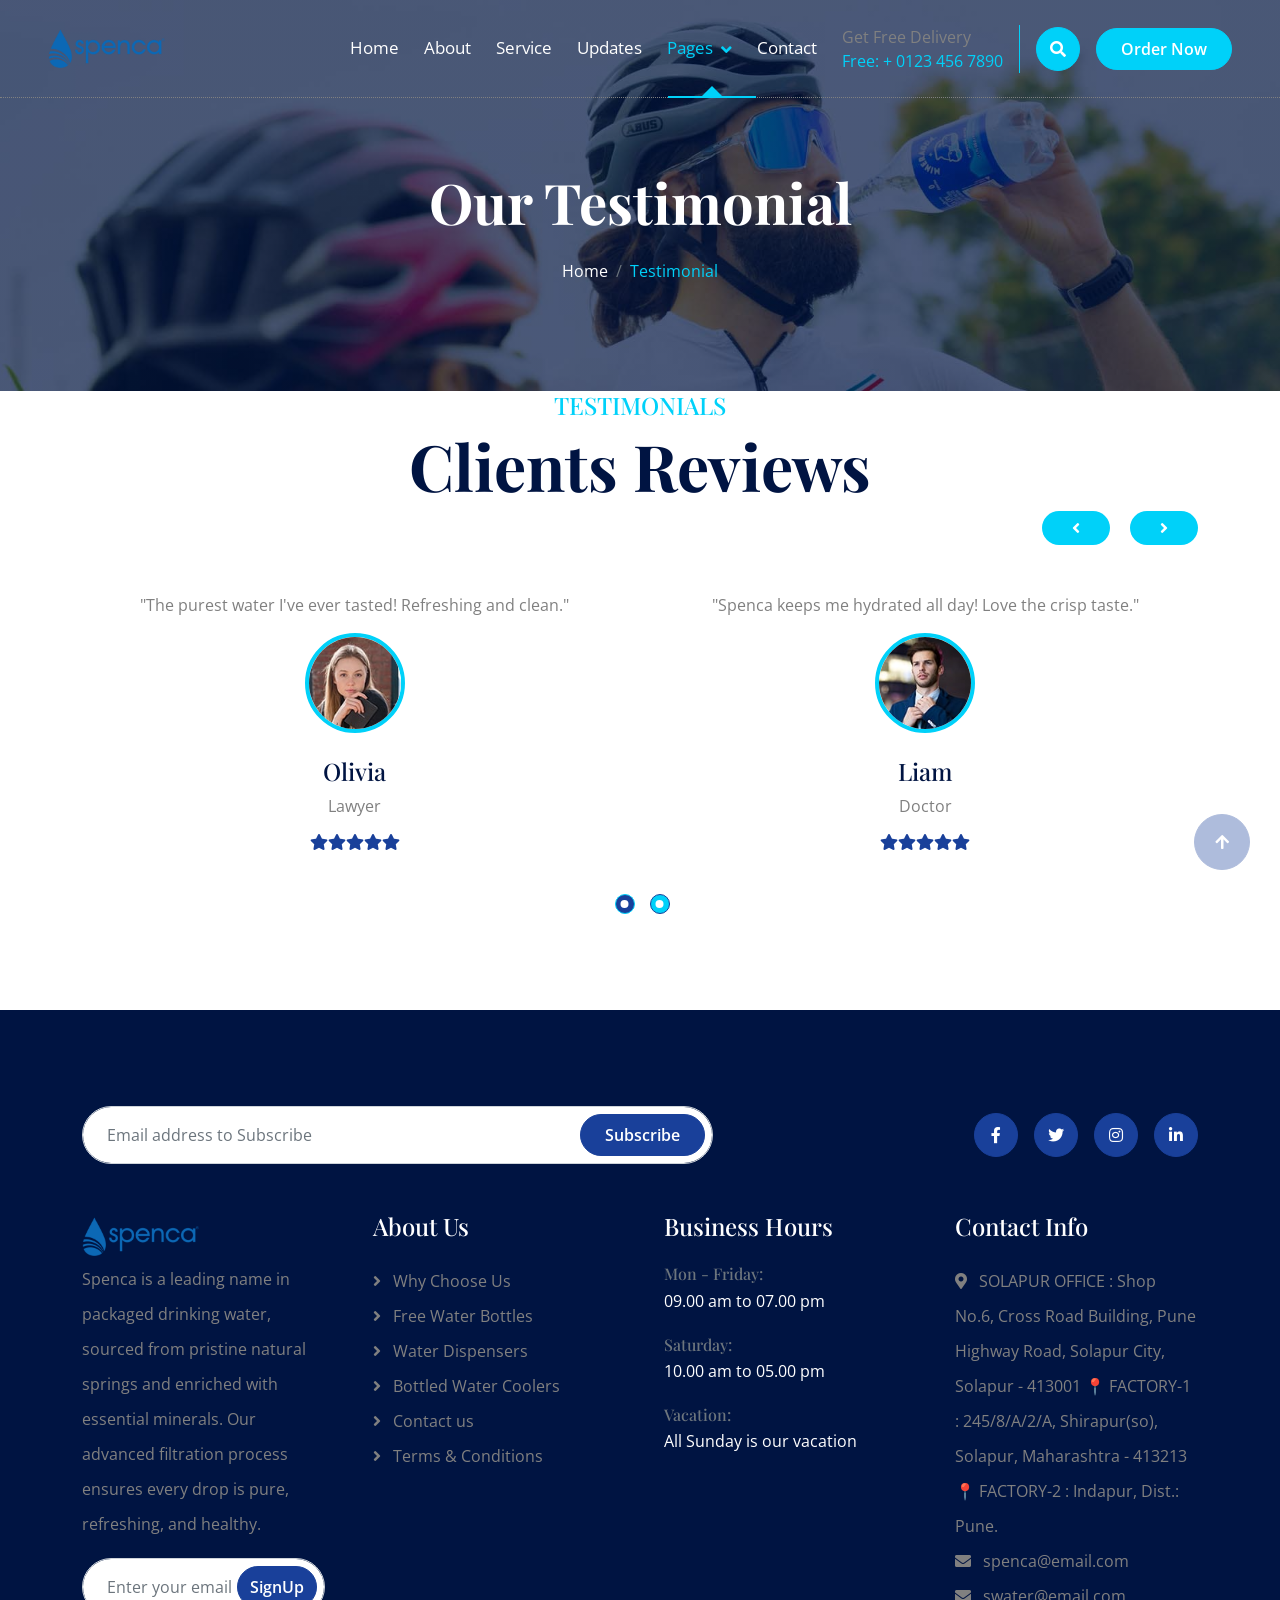
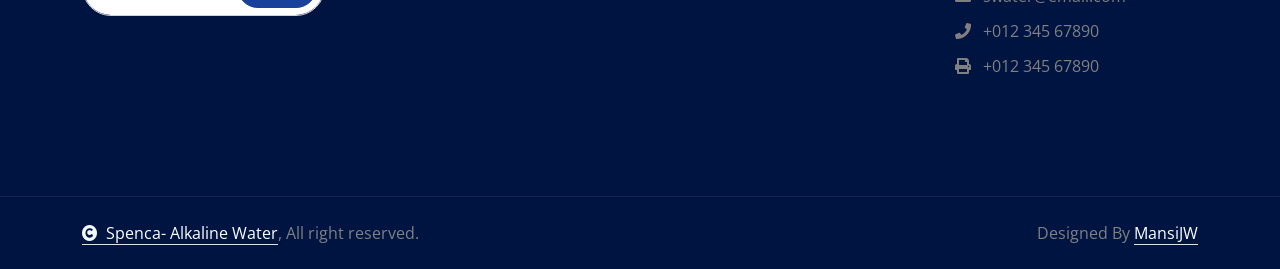
<file: testimonial.html>
<!DOCTYPE html>
<html lang="en">

    <head>
        <meta charset="utf-8">
        <title>Spenca - Drinking Water</title>
        <meta content="width=device-width, initial-scale=1.0" name="viewport">
        <meta content="" name="keywords">
        <meta content="" name="description">

        <!-- Google Web Fonts -->
        <link rel="preconnect" href="https://fonts.googleapis.com">
        <link rel="preconnect" href="https://fonts.gstatic.com" crossorigin>
        <link href="https://fonts.googleapis.com/css2?family=Open+Sans:ital,wdth,wght@0,75..100,300..800;1,75..100,300..800&family=Playfair+Display:ital,wght@0,400..900;1,400..900&display=swap" rel="stylesheet"> 

        <!-- Icon Font Stylesheet -->
        <link rel="stylesheet" href="https://use.fontawesome.com/releases/v5.15.4/css/all.css"/>
        <link href="https://cdn.jsdelivr.net/npm/bootstrap-icons@1.4.1/font/bootstrap-icons.css" rel="stylesheet">

        <!-- Libraries Stylesheet -->
        <link href="lib/animate/animate.min.css" rel="stylesheet">
        <link href="lib/owlcarousel/assets/owl.carousel.min.css" rel="stylesheet">


        <!-- Customized Bootstrap Stylesheet -->
        <link href="css/bootstrap.min.css" rel="stylesheet">

        <!-- Template Stylesheet -->
        <link href="css/style.css" rel="stylesheet">
    </head>

    <body>

        <!-- Spinner Start -->
        <div id="spinner" class="show bg-white position-fixed translate-middle w-100 vh-100 top-50 start-50 d-flex align-items-center justify-content-center">
            <div class="spinner-border text-primary" style="width: 3rem; height: 3rem;" role="status">
                <span class="sr-only">Loading...</span>
            </div>
        </div>
        <!-- Spinner End -->

        <!-- Navbar & Hero Start -->
        <div class="container-fluid position-relative p-0">
            <nav class="navbar navbar-expand-lg navbar-light px-4 px-lg-5 py-3 py-lg-0">
                <a href="index.html" class="navbar-brand p-0">
                    <img src="img/spenca-logo.png" alt="Spenca Logo" style="height: 50px;"> 
                </a>
                <button class="navbar-toggler" type="button" data-bs-toggle="collapse" data-bs-target="#navbarCollapse">
                    <span class="fa fa-bars"></span>
                </button>
                <div class="collapse navbar-collapse" id="navbarCollapse">
                    <div class="navbar-nav ms-auto py-0">
                        <a href="index.html" class="nav-item nav-link">Home</a>
                        <a href="about.html" class="nav-item nav-link">About</a>
                        <a href="service.html" class="nav-item nav-link">Service</a>
                        <a href="blog.html" class="nav-item nav-link">Updates</a>
                        <div class="nav-item dropdown active">
                            <a href="#" class="nav-link dropdown-toggle active" data-bs-toggle="dropdown">Pages</a>
                            <div class="dropdown-menu m-0">
                                <a href="feature.html" class="dropdown-item">Our Feature</a>
                                <a href="product.html" class="dropdown-item">Our Product</a>
                                <a href="team.html" class="dropdown-item">Our Team</a>
                                <a href="testimonial.html" class="dropdown-item active">Testimonial</a>
                            </div>
                        </div>
                        <a href="contact.html" class="nav-item nav-link">Contact</a>
                    </div>
                    <div class="d-none d-xl-flex me-3">
                        <div class="d-flex flex-column pe-3 border-end border-primary">
                            <span class="text-body">Get Free Delivery</span>
                            <a href="tel:+0987654321"><span class="text-primary">Free: + 0123 456 7890</span></a>
                        </div>
                    </div>
                    <button class="btn btn-primary btn-md-square d-flex flex-shrink-0 mb-3 mb-lg-0 rounded-circle me-3" data-bs-toggle="modal" data-bs-target="#searchModal"><i class="fas fa-search"></i></button>
                    <a href="" class="btn btn-primary rounded-pill d-inline-flex flex-shrink-0 py-2 px-4">Order Now</a>
                </div>
            </nav>

            <!-- Header Start -->
            <div class="container-fluid bg-breadcrumb">
                <div class="container text-center py-5" style="max-width: 900px;">
                    <h4 class="text-white display-4 mb-4 wow fadeInDown" data-wow-delay="0.1s">Our Testimonial</h4>
                    <ol class="breadcrumb d-flex justify-content-center mb-0 wow fadeInDown" data-wow-delay="0.3s">
                        <li class="breadcrumb-item"><a href="index.html">Home</a></li>
                        <li class="breadcrumb-item active text-primary">Testimonial</li>
                    </ol>    
                </div>
            </div>
            <!-- Header End -->
        </div>
        <!-- Navbar & Hero End -->

        <!-- Modal Search Start -->
        <div class="modal fade" id="searchModal" tabindex="-1" aria-labelledby="exampleModalLabel" aria-hidden="true">
            <div class="modal-dialog modal-fullscreen">
                <div class="modal-content rounded-0">
                    <div class="modal-header">
                        <h4 class="modal-title mb-0" id="exampleModalLabel">Search by keyword</h4>
                        <button type="button" class="btn-close" data-bs-dismiss="modal" aria-label="Close"></button>
                    </div>
                    <div class="modal-body d-flex align-items-center">
                        <div class="input-group w-75 mx-auto d-flex">
                            <input type="search" class="form-control p-3" placeholder="keywords" aria-describedby="search-icon-1">
                            <span id="search-icon-1" class="input-group-text btn border p-3"><i class="fa fa-search text-white"></i></span>
                        </div>
                    </div>
                </div>
            </div>
        </div>
        <!-- Modal Search End -->

        <!-- Testimonial Start -->
        <div class="container-fluid testimonial pb-5">
            <div class="container pb-5">
                <div class="text-center mx-auto pb-5 wow fadeInUp" data-wow-delay="0.2s" style="max-width: 800px;">
                    <h4 class="text-uppercase text-primary">Testimonials</h4>
                    <h1 class="display-3 text-capitalize mb-3">Clients reviews</h1>
                </div>
                <div class="owl-carousel testimonial-carousel wow fadeInUp" data-wow-delay="0.3s">
                    <div class="testimonial-item text-center p-4">
                        <p> "The purest water I've ever tasted! Refreshing and clean."
                        </p>
                        <div class="d-flex justify-content-center mb-4">
                            <img src="img/testimonial-1.jpg" class="img-fluid border border-4 border-primary" style="width: 100px; height: 100px; border-radius: 50px;" alt="">
                        </div>
                        <div class="d-block">
                            <h4 class="text-dark">Olivia</h4>
                            <p class="m-0 pb-3">Lawyer</p>
                            <div class="d-flex justify-content-center text-secondary">
                                <i class="fas fa-star"></i>
                                <i class="fas fa-star"></i>
                                <i class="fas fa-star"></i>
                                <i class="fas fa-star"></i>
                                <i class="fas fa-star"></i>
                            </div>
                        </div>
                    </div>
                    <div class="testimonial-item text-center p-4">
                        <p>"Spenca keeps me hydrated all day! Love the crisp taste."
                        </p>
                        <div class="d-flex justify-content-center mb-4">
                            <img src="img/testimonial-2.jpg" class="img-fluid border border-4 border-primary" style="width: 100px; height: 100px; border-radius: 50px;" alt="">
                        </div>
                        <div class="d-block">
                            <h4 class="text-dark">Liam</h4>
                            <p class="m-0 pb-3">Doctor</p>
                            <div class="d-flex justify-content-center text-secondary">
                                <i class="fas fa-star"></i>
                                <i class="fas fa-star"></i>
                                <i class="fas fa-star"></i>
                                <i class="fas fa-star"></i>
                                <i class="fas fa-star"></i>
                            </div>
                        </div>
                    </div>
                    <div class="testimonial-item text-center p-4">
                        <p> "Reliable and eco-friendly! My go-to bottled water brand."
                        </p>
                        <div class="d-flex justify-content-center mb-4">
                            <img src="img/testimonial-3.jpg" class="img-fluid border border-4 border-primary" style="width: 100px; height: 100px; border-radius: 50px;" alt="">
                        </div>
                        <div class="d-block">
                            <h4 class="text-dark">Emma</h4>
                            <p class="m-0 pb-3">Engineer</p>
                            <div class="d-flex justify-content-center text-secondary">
                                <i class="fas fa-star"></i>
                                <i class="fas fa-star"></i>
                                <i class="fas fa-star"></i>
                                <i class="fas fa-star"></i>
                                <i class="fas fa-star"></i>
                            </div>
                        </div>
                    </div>
                    <div class="testimonial-item text-center p-4">
                        <p>"Perfect for my workouts and daily hydration!"
                        </p>
                        <div class="d-flex justify-content-center mb-4">
                            <img src="img/testimonial-4.jpg" class="img-fluid border border-4 border-primary" style="width: 100px; height: 100px; border-radius: 50px;" alt="">
                        </div>
                        <div class="d-block">
                            <h4 class="text-dark">Elijah</h4>
                            <p class="m-0 pb-3">Architect</p>
                            <div class="d-flex justify-content-center text-secondary">
                                <i class="fas fa-star"></i>
                                <i class="fas fa-star"></i>
                                <i class="fas fa-star"></i>
                                <i class="fas fa-star"></i>
                                <i class="fas fa-star"></i>
                            </div>
                        </div>
                    </div>
                </div>
            </div>
        </div>
        <!-- Testimonial End -->

        <!-- Footer Start -->
        <div class="container-fluid footer py-5 wow fadeIn" data-wow-delay="0.2s">
            <div class="container py-5">
                <div class="row g-5 mb-5 align-items-center">
                    <div class="col-lg-7">
                        <div class="position-relative mx-auto">
                            <input class="form-control rounded-pill w-100 py-3 ps-4 pe-5" type="text" placeholder="Email address to Subscribe">
                            <button type="button" class="btn btn-secondary rounded-pill position-absolute top-0 end-0 py-2 px-4 mt-2 me-2">Subscribe</button>
                        </div>
                    </div>
                    <div class="col-lg-5">
                        <div class="d-flex align-items-center justify-content-center justify-content-lg-end">
                            <a class="btn btn-secondary btn-md-square rounded-circle me-3" href=""><i class="fab fa-facebook-f"></i></a>
                            <a class="btn btn-secondary btn-md-square rounded-circle me-3" href=""><i class="fab fa-twitter"></i></a>
                            <a class="btn btn-secondary btn-md-square rounded-circle me-3" href=""><i class="fab fa-instagram"></i></a>
                            <a class="btn btn-secondary btn-md-square rounded-circle me-0" href=""><i class="fab fa-linkedin-in"></i></a>
                        </div>
                    </div>
                </div>
                <div class="row g-5">
                    <div class="col-md-6 col-lg-6 col-xl-3">
                        <div class="footer-item d-flex flex-column">
                            <div class="footer-item">
                                <img src="img/spenca-logo.png" alt="Spenca Logo" style="height: 50px;">
                                <p class="mb-3">Spenca is a leading name in packaged drinking water, sourced from pristine natural springs and enriched with essential minerals. Our advanced filtration process ensures every drop is pure, refreshing, and healthy.</p>
                            </div>
                            <div class="position-relative">
                                <input class="form-control rounded-pill w-100 py-3 ps-4 pe-5" type="text" placeholder="Enter your email">
                                <button type="button" class="btn btn-secondary rounded-pill position-absolute top-0 end-0 py-2 mt-2 me-2">SignUp</button>
                            </div>
                        </div>
                    </div>
                    <div class="col-md-6 col-lg-6 col-xl-3">
                        <div class="footer-item d-flex flex-column">
                            <h4 class="text-white mb-4">About Us</h4>
                            <a href="#"><i class="fas fa-angle-right me-2"></i> Why Choose Us</a>
                            <a href="#"><i class="fas fa-angle-right me-2"></i> Free Water Bottles</a>
                            <a href="#"><i class="fas fa-angle-right me-2"></i> Water Dispensers</a>
                            <a href="#"><i class="fas fa-angle-right me-2"></i> Bottled Water Coolers</a>
                            <a href="#"><i class="fas fa-angle-right me-2"></i> Contact us</a>
                            <a href="#"><i class="fas fa-angle-right me-2"></i> Terms & Conditions</a>
                        </div>
                    </div>
                    <div class="col-md-6 col-lg-6 col-xl-3">
                        <div class="footer-item d-flex flex-column">
                            <h4 class="text-white mb-4">Business Hours</h4>
                            <div class="mb-3">
                                <h6 class="text-muted mb-0">Mon - Friday:</h6>
                                <p class="text-white mb-0">09.00 am to 07.00 pm</p>
                            </div>
                            <div class="mb-3">
                                <h6 class="text-muted mb-0">Saturday:</h6>
                                <p class="text-white mb-0">10.00 am to 05.00 pm</p>
                            </div>
                            <div class="mb-3">
                                <h6 class="text-muted mb-0">Vacation:</h6>
                                <p class="text-white mb-0">All Sunday is our vacation</p>
                            </div>
                        </div>
                    </div>
                    <div class="col-md-6 col-lg-6 col-xl-3">
                        <div class="footer-item d-flex flex-column">
                            <h4 class="text-white mb-4">Contact Info</h4>
                            <a href="#"><i class="fa fa-map-marker-alt me-2"></i>  SOLAPUR OFFICE : Shop No.6, Cross Road Building, Pune Highway Road, Solapur City, Solapur - 413001
                                📍 FACTORY-1 : 245/8/A/2/A, Shirapur(so), Solapur, Maharashtra - 413213

                                📍 FACTORY-2 : Indapur, Dist.: Pune.</a>
                            <a href="mailto:info@example.com"><i class="fas fa-envelope me-2"></i> spenca@email.com</a>
                            <a href="mailto:info@example.com"><i class="fas fa-envelope me-2"></i> swater@email.com</a>
                            <a href="tel:+012 345 67890"><i class="fas fa-phone me-2"></i> +012 345 67890</a>
                            <a href="tel:+012 345 67890" class="mb-3"><i class="fas fa-print me-2"></i> +012 345 67890</a>
                        </div>
                    </div>
                </div>
            </div>
        </div>
        <!-- Footer End -->
        
        <!-- Copyright Start -->
        <div class="container-fluid copyright py-4">
            <div class="container">
                <div class="row g-4 align-items-center">
                    <div class="col-md-6 text-center text-md-start mb-md-0">
                        <span class="text-body"><a href="#" class="border-bottom text-white"><i class="fas fa-copyright text-light me-2"></i>Spenca- Alkaline Water</a>, All right reserved.</span>
                    </div>
                    <div class="col-md-6 text-center text-md-end text-body">
                        <!--/*** This template is free as long as you keep the below author’s credit link/attribution link/backlink. ***/-->
                        <!--/*** If you'd like to use the template without the below author’s credit link/attribution link/backlink, ***/-->
                        <!--/*** you can purchase the Credit Removal License from "https://htmlcodex.com/credit-removal". ***/-->
                        Designed By <a class="border-bottom text-white" href="https://htmlcodex.com">MansiJW</a>
                    </div>
                </div>
            </div>
        </div>
        <!-- Copyright End -->


        <!-- Back to Top -->
        <a href="#" class="btn btn-secondary btn-lg-square rounded-circle back-to-top"><i class="fa fa-arrow-up"></i></a>   

        
    <!-- JavaScript Libraries -->
    <script src="https://ajax.googleapis.com/ajax/libs/jquery/3.6.4/jquery.min.js"></script>
    <script src="https://cdn.jsdelivr.net/npm/bootstrap@5.0.0/dist/js/bootstrap.bundle.min.js"></script>
    <script src="lib/wow/wow.min.js"></script>
    <script src="lib/easing/easing.min.js"></script>
    <script src="lib/waypoints/waypoints.min.js"></script>
    <script src="lib/counterup/counterup.min.js"></script>
    <script src="lib/owlcarousel/owl.carousel.min.js"></script>
    

    <!-- Template Javascript -->
    <script src="js/main.js"></script>
    </body>

</html>
</file>
<file: css/style.css>
/*** Spinner Start ***/
/*** Spinner ***/
#spinner {
    opacity: 0;
    visibility: hidden;
    transition: opacity .5s ease-out, visibility 0s linear .5s;
    z-index: 99999;
}

#spinner.show {
    transition: opacity .5s ease-out, visibility 0s linear 0s;
    visibility: visible;
    opacity: 1;
}
/*** Spinner End ***/

.back-to-top {
    position: fixed;
    right: 30px;
    bottom: 30px;
    transition: 0.5s;
    z-index: 99;
}

/*** Button Start ***/
.btn {
    font-weight: 600;
    transition: .5s;
}

.btn-square {
    width: 32px;
    height: 32px;
}

.btn-sm-square {
    width: 34px;
    height: 34px;
}

.btn-md-square {
    width: 44px;
    height: 44px;
}

.btn-lg-square {
    width: 56px;
    height: 56px;
}

.btn-xl-square {
    width: 66px;
    height: 66px;
}

.btn-square,
.btn-sm-square,
.btn-md-square,
.btn-lg-square,
.btn-xl-square {
    padding: 0;
    display: flex;
    align-items: center;
    justify-content: center;
    font-weight: normal;
}

.btn.btn-primary {
    color: var(--bs-white);
}

.btn.btn-primary:hover {
    background: var(--bs-secondary);
    border: 1px solid var(--bs-secondary);
}

.btn.btn-secondary {
    color: var(--bs-white);
   
}

.btn.btn-secondary:hover {
    background: var(--bs-primary);
    border: 1px solid var(--bs-primary);
}
/*** Topbar Start ***/

/*** Navbar ***/
.navbar-light .navbar-nav .nav-link {
    position: relative;
    margin-right: 25px;
    padding: 35px 0;
    color: var(--bs-white);
    font-size: 17px;
    font-weight: 400;
    outline: none;
    transition: .5s;
}

.sticky-top.navbar-light .navbar-nav .nav-link {
    padding: 20px 0;
    color: var(--bs-dark);
}

.navbar-light .navbar-nav .nav-link:hover,
.navbar-light .navbar-nav .nav-link.active {
    color: var(--bs-primary);
}

.navbar-light .navbar-brand img {
    max-height: 60px;
    transition: .5s;
}

.sticky-top.navbar-light .navbar-brand img {
    max-height: 45px;
}

.navbar .dropdown-toggle::after {
    border: none;
    content: "\f107";
    font-family: "Font Awesome 5 Free";
    font-weight: 600;
    vertical-align: middle;
    margin-left: 8px;
}

.dropdown .dropdown-menu a:hover {
    background: var(--bs-primary);
    color: var(--bs-white);
}

.navbar .nav-item:hover .dropdown-menu {
    transform: rotateX(0deg);
    visibility: visible;
    background: var(--bs-light);
    transition: .5s;
    opacity: 1;
}

@media (max-width: 991.98px) {
    .sticky-top.navbar-light {
        position: relative;
        background: var(--bs-white);
    }

    .navbar.navbar-expand-lg .navbar-toggler {
        padding: 10px 20px;
        border: 1px solid var(--bs-primary);
        color: var(--bs-primary);
    }

    .navbar-light .navbar-collapse {
        margin-top: 15px;
        border-top: 1px solid rgba(0, 0, 0, .08);
    }

    .navbar-light .navbar-nav .nav-link,
    .sticky-top.navbar-light .navbar-nav .nav-link {
        padding: 10px 0;
        margin-left: 0;
        color: var(--bs-dark);
    }

    .navbar-light .navbar-brand img {
        max-height: 45px;
    }
}

@media (min-width: 992px) {
    .navbar .nav-item .dropdown-menu {
        display: block;
        visibility: hidden;
        top: 100%;
        transform: rotateX(-75deg);
        transform-origin: 0% 0%;
        border: 0;
        border-radius: 10px;
        transition: .5s;
        opacity: 0;
    }

    .navbar-light {
        position: absolute;
        width: 100%;
        top: 0;
        left: 0;
        border-top: 0;
        border-right: 0;
        border-bottom: 1px solid;
        border-left: 0;
        border-style: dotted;
        z-index: 999;
    }
    
    .sticky-top.navbar-light {
        position: fixed;
        background: var(--bs-light);
        border: none;
    }

    .navbar-light .navbar-nav .nav-item::before {
        position: absolute;
        content: "";
        width: 0;
        height: 2px;
        bottom: -1px;
        left: 50%;
        background: var(--bs-primary);
        transition: .5s;
    }

    .sticky-top.navbar-light .navbar-nav .nav-item::before {
        bottom: 0;
    }

    .navbar-light .navbar-nav .nav-item::after {
        content: "";
        position: absolute;
        bottom: 1px;
        left: 50%;
        transform: translateX(-50%);
        border: 10px solid;
        border-color: transparent transparent var(--bs-primary) transparent;
        opacity: 0;
        transition: 0.5s;
    }

    .navbar-light .navbar-nav .nav-item:hover::after,
    .navbar-light .navbar-nav .nav-item.active::after {
        bottom: 1px;
        opacity: 1;
    }

    .navbar-light .navbar-nav .nav-item:hover::before,
    .navbar-light .navbar-nav .nav-item.active::before {
        width: calc(100% - 2px);
        left: 1px;
    }

    .navbar-light .navbar-nav .nav-link.nav-contact::before {
        display: none;
    }
}
/*** Carousel Hero Header Start ***/
.carousel-header {
    position: relative;
    overflow: hidden;
}

.carousel-indicators {
    display: none;
}

.carousel .carousel-control-prev,
.carousel .carousel-control-next {
    width: 0;
}

.carousel .carousel-control-prev .carousel-control-prev-icon,
.carousel .carousel-control-next .carousel-control-next-icon {
    position: absolute;
    top: 50%;
    transform: translateY(-50%);
    padding: 25px 25px;
    display: flex;
    align-items: center;
    justify-content: center;
    background: var(--bs-primary);
    transition: 0.5s;
}

.carousel .carousel-control-prev .carousel-control-prev-icon {
    left: 0;
    border-left: 0;
    border-top-left-radius: 0;
    border-top-right-radius: 50px;
    border-bottom-left-radius: 0;
    border-bottom-right-radius: 50px;

}

.carousel .carousel-control-next .carousel-control-next-icon {
    right: 0;
    border-right: 0;
    border-top-left-radius: 50px;
    border-top-right-radius: 0;
    border-bottom-left-radius: 50px;
    border-bottom-right-radius: 0;
}

.carousel .carousel-control-prev .carousel-control-prev-icon:hover,
.carousel .carousel-control-next .carousel-control-next-icon:hover {
    background: var(--bs-secondary);
}

.carousel .carousel-inner .carousel-item {
    position: relative;
}

.carousel .carousel-inner .carousel-item .carousel-caption-1  {
    position: absolute;
    width: 100%;
    height: 100%;
    top: 0;
    left: 0;
    padding-top: 100px;
    display: flex;
    align-items: center;
    justify-content: end;
    background: linear-gradient(rgba(0, 0, 0, .5), rgba(0, 0, 0, 0.5));
    background-size: cover;
}

.carousel-caption-1-content {
    text-align: end;
    padding-right: 100px;
}

.carousel-caption-1-content .carousel-caption-1-content-btn {
    display: flex;
    justify-content: end;
}

.carousel .carousel-inner .carousel-item .carousel-caption-2  {
    position: absolute;
    width: 100%;
    height: 100%;
    top: 0;
    left: 0;
    padding-top: 100px;
    display: flex;
    align-items: center;
    text-align: center;
    background: linear-gradient(rgba(0, 0, 0, .5), rgba(0, 0, 0, 0.5));
    background-size: cover;
}

.carousel-caption-2-content {
    text-align: start;
    padding-left: 100px;
}

.carousel-caption-2-content .carousel-caption-2-content-btn {
    display: flex;
    justify-content: start;
}


@media (max-width: 992px) {
    .carousel .carousel-inner .carousel-item {
        height: 700px;
        margin-top: -100px;
    }

    .carousel .carousel-inner .carousel-item img {
        height: 700px;
        object-fit: cover;
    }


    .carousel .carousel-inner .carousel-item .carousel-caption-1 {
        max-width: 100% !important;
        justify-content: center;
    }

    .carousel-caption-1-content {
        padding: 0 20px !important;
        text-align: center !important;
    }

    .carousel-caption-1-content .carousel-caption-1-content-btn {
        justify-content: center;
    }


    .carousel .carousel-inner .carousel-item .carousel-caption-2 {
        max-width: 100% !important;
        justify-content: center;
    }

    .carousel-caption-2-content {
        padding: 0 20px !important;
        text-align: center !important;
    }

    .carousel-caption-2-content .carousel-caption-2-content-btn {
        justify-content: center;
    }



    .carousel .carousel-control-prev .carousel-control-prev-icon,
    .carousel .carousel-control-next .carousel-control-next-icon {
        display: none;
    }
}

.modal .modal-header {
    height: 100px;
}

#searchModal .modal-content {
    background: rgba(255, 255, 255, .6);
}
/*** Carousel Hero Header End ***/

/*** Single Page Hero Header Start ***/
.bg-breadcrumb {
    position: relative;
    overflow: hidden;
    background: linear-gradient(rgba(0, 20, 66, 0.7), rgba(0, 20, 66, 0.7)), url(../img/breadcrumb.jpg);
    background-position: center top;
    background-repeat: no-repeat;
    background-size: cover;
    padding: 120px 0 60px 0;
    transition: 0.5s;
}

.bg-breadcrumb .breadcrumb {
    position: relative;
}

.bg-breadcrumb .breadcrumb .breadcrumb-item a {
    color: var(--bs-white);
}

@media (max-width: 992px) {
    .bg-breadcrumb {
        padding: 60px 0 60px 0;
    }
}
/*** Single Page Hero Header End ***/


/*** Features Start ***/
.feature .feature-item {
    display: flex;
    flex-direction: column;
    align-items: center;
    text-align: center;
    background: var(--bs-white);
    border-radius: 10px;
    transition: 0.5s;
}

.feature .feature-item:hover {
    box-shadow: 0 0 45px rgba(0, 0, 0, .08);
}

.feature .feature-item .feature-icon {
    width: 100px;
    height: 100px;
    border-radius: 50px;
    display: flex;
    align-items: center;
    justify-content: center;
    background: var(--bs-primary);
}

.feature .feature-item .feature-icon i {
    transition: 0.5s;
}

.feature .feature-item:hover .feature-icon i {
    transform: rotate(360deg);
}

.feature .feature-item a.btn {
    transition: 0.5s;
}

.feature .feature-item:hover a.btn:hover {
    color: var(--bs-primary) !important;
}
/*** Features End ***/

/*** About Start ***/
.about .about-img {
    position: relative;
    padding-bottom: 30px;
    margin-top: 30px; 
    margin-left: 30px;
}

.about .about-img::before {
    content: "";
    position: absolute;
    width: 100%;
    height: 10px;
    top: -30px;
    right: 0;
    border-radius: 10px;
    background: var(--bs-secondary);

}

.about .about-img::after {
    content: "";
    position: absolute;
    width: 10px;
    height: 100%;
    left: -30px;
    bottom: 30px;
    border-radius: 10px;
    background: var(--bs-secondary);
}

.about .about-img .about-exp {
    position: absolute;
    top: 0;
    left: 0;
    padding: 25px;
    font-size: 30px;
    font-weight: bold;
    background: var(--bs-secondary);
    color: var(--bs-white);
    border: 1px solid var(--bs-secondary);
    margin-top: -30px;
    margin-left: -30px;
    border-radius: 10px;
}
/*** About End ***/

/*** Service Start ***/
.service img {
    max-width: 100%;
    height: auto;
    display: block;
    margin: auto;
}

.service-item {
    position: relative;
    box-shadow: 0 0 45px rgba(0, 0, 0, .08);
}

.service-item::after {
    content: "";
    position: absolute;
    width: 0;
    height: 0;
    left: 0;
    bottom: 0;
    border-radius: 10px;
    background: var(--bs-primary);
    transition: 0.5s;
    z-index: 1;
}

.service-item:hover::after {
    width: 100%;
    height: 100%;
}

.service-item:hover .service-content,
.service-item:hover .service-btn {
    position: relative;
    z-index: 2;
}

.service-item .service-content a,
.service-item .service-content p {
    transition: 0.5s;
}

.service-item:hover .service-content a:hover {
    color: var(--bs-secondary);
}

.service-item:hover .service-content p {
    color: var(--bs-white);
} 

.service-item .service-btn {
    width: 80px;
    height: 80px;
    border-radius: 50px;
    display: flex;
    align-items: center;
    justify-content: center;
    background: var(--bs-primary);
    transition: 0.5s;
}

.service-item .service-btn i {
    transition: 0.5s;
}

.service-item:hover .service-btn {
    background: var(--bs-white);
}

.service-item:hover .service-btn i {
    transform: rotate(360deg);
    color: var(--bs-primary) !important;
}
/*** Service End ***/


/*** Counter Start ***/
.counter {
    position: relative;
    overflow: hidden;
    background: linear-gradient(rgba(25, 64, 154, 0.9), rgba(25, 64, 154, 1)), url(../img/fact-bg.jpg);
    background-position: center top;
    background-repeat: no-repeat;
    background-size: cover;
}

.counter .counter-item {
    display: flex;
    flex-direction: column;
    justify-content: center;
    text-align: center;
}

.counter .counter-item .counter-item-icon {
    width: 100px;
    height: 100px;
    border-radius: 50px;
    background: var(--bs-primary);
    display: inline-flex;
    align-items: center;
    justify-content: center;
}
/*** Counter End ***/


/*** Products Start ***/
.product .product-item {
    border: 1px solid rgba(196, 211, 211, 0.9);
    border-radius: 10px;
}

/*** Products End ***/

/*** Blog Start ***/
.blog .blog-item {
    border-radius: 10px;
    background: var(--bs-light);
    transition: 0.5s;
}

.blog .blog-item:hover {
    box-shadow: 0 0 45px rgba(0, 0, 0, 0.2);
}

.blog .blog-item .blog-img {
    position: relative;
    overflow: hidden;
    border-top-left-radius: 10px;
    border-top-right-radius: 10px;
}

.blog .blog-item .blog-img::after {
    content: "";
    position: absolute;
    width: 100%;
    height: 100%;
    top: 0;
    left: 0;
    border-top-left-radius: 10px;
    border-top-right-radius: 10px;
    transition: 0.5s;
    z-index: 1;
}

.blog .blog-item .blog-img img {
    transition: 0.5s;
}

.blog .blog-item:hover .blog-img img {
    transform: scale(1.2);
}

.blog .blog-item:hover .blog-img::after {
    background: rgba(0, 209, 249, 0.2);
}

.blog .blog-item .blog-date {
    position: absolute;
    top: 25px;
    left: 25px;
    border-radius: 10px;
    background: var(--bs-primary);
    color: var(--bs-white);
    z-index: 2;
}

.blog .blog-item .blog-content a {
    transition: 0.5s;
}

.blog .blog-item:hover .blog-content a:hover {
    color: var(--bs-primary) !important;
}
/*** Blog End ***/

/*** Team Start ***/
.team .team-item {
    position: relative;
    overflow: hidden;
    background: var(--bs-white);
    border: 1px solid var(--bs-secondary);
    border-radius: 10px;
}

.team .team-item .team-inner {
    transition: 0.5s;
}
.team .team-item:hover .team-inner {
    box-shadow: 0 0 45px rgba(0, 0, 0, 0.2);
}

.team .team-item .team-inner .team-img {
    position: relative;
    z-index: 2;
}

.team .team-item .team-inner .team-img::after {
    content: "";
    width: 100%;
    height: 0;
    position: absolute;
    top: 0;
    left: 0;
    border-top-left-radius: 10px;
    border-top-right-radius: 10px;
    background: rgba(0, 209, 249, 0.2);
    transition: 0.5s;
    z-index: 3;
}

.team .team-item:hover .team-inner .team-img::after {
    height: 100%;
}

.team .team-item .team-inner .team-img .team-share {
    position: absolute;
    left: 10px;
    bottom: 10px;
    transition: 0.5s;
    z-index: 2;
}

.team .team-item:hover .team-inner .team-img .team-share {
    opacity: 0;
}

.team .team-item .team-inner .team-img .team-icon {
    position: absolute;
    bottom: 0;
    left: -100%;
    border-bottom-left-radius: 0 !important; 
    border-top-left-radius: 0 !important;
    display: inline-flex;
    background: var(--bs-primary);
    transition: 0.5s;
    z-index: 4;
}

.team .team-item:hover .team-inner .team-img .team-icon { 
    left: -25px; 
}
/*** Team End ***/


/*** testimonial Start ***/
.testimonial .owl-nav .owl-prev {
    position: absolute;
    top: -58px;
    right: 0;
    background: var(--bs-primary);
    color: var(--bs-white);
    padding: 5px 30px;
    border-radius: 30px;
    transition: 0.5s;
}

.testimonial .owl-nav .owl-prev:hover {
    background: var(--bs-secondary);
    color: var(--bs-white);
}

.testimonial .owl-nav .owl-next {
    position: absolute;
    top: -58px;
    right: 88px;
    background: var(--bs-primary);
    color: var(--bs-white);
    padding: 5px 30px;
    border-radius: 30px;
    transition: 0.5s;
}

.testimonial .owl-nav .owl-next:hover {
    background: var(--bs-secondary);
    color: var(--bs-white);
}

.testimonial-carousel .owl-dots {
    display: flex;
    justify-content: center;
    margin-left: 20px;
    margin-top: 20px;
}

.testimonial-carousel .owl-dots .owl-dot {
    width: 20px;
    height: 20px;
    border-radius: 20px;
    margin-right: 15px;
    border: 1px solid var(--bs-secondary);
    background: var(--bs-primary);
    transition: 0.5s;
}

.testimonial-carousel .owl-dots .owl-dot.active {
    width: 20px;
    height: 20px;
    border-radius: 20px;
    border: 1px solid var(--bs-primary);
    background: var(--bs-secondary) !important;
    transition: 0.5s;
}

.testimonial-carousel .owl-dots .owl-dot span {
    position: relative;
    margin-top: 50%;
    margin-left: 50%;
    transform: translate(-50%, -50%);
    display: flex;
    align-items: center;
    justify-content: center;
    text-align: center;
}

.testimonial-carousel .owl-dots .owl-dot span::after {
    content: "";
    width: 8px;
    height: 8px;
    border-radius: 8px;
    position: absolute;
    top: 50%;
    left: 0;
    transform: translateY(-50%);
    display: flex;
    align-items: center;
    justify-content: center;
    text-align: center;
    background: var(--bs-white);
}

@media (max-width: 992px) {
    .owl-carousel.testimonial-carousel {
        padding-top: 30px;
    }

    .testimonial .owl-nav .owl-prev,
    .testimonial .owl-nav .owl-next {
        top: -30px;
    }
}
/*** testimonial End ***/

.map-container {
    width: 100%;
    max-width: 800px;
    height: 450px;
    margin: auto;
}


/*** Footer Start ***/
.footer {
    background: var(--bs-dark);
}

.footer .footer-item a {
    line-height: 35px;
    color: var(--bs-body);
    transition: 0.5s;
}

.footer .footer-item p {
    line-height: 35px;
}

.footer .footer-item a:hover {
    letter-spacing: 1px;
    color: var(--bs-primary);
}

.footer .footer-item .footer-btn a,
.footer .footer-item .footer-btn a i {
    transition: 0.5s;
}

.footer .footer-item .footer-btn a:hover {
    background: var(--bs-white);
}

.footer .footer-item .footer-btn a:hover i {
    color: var(--bs-primary) !important;
}
/*** Footer End ***/

/*** copyright Start ***/
.copyright {
    border-top: 1px solid rgba(255, 255, 255, 0.08);
    background: var(--bs-dark);
}
/*** copyright end ***/
</file>
